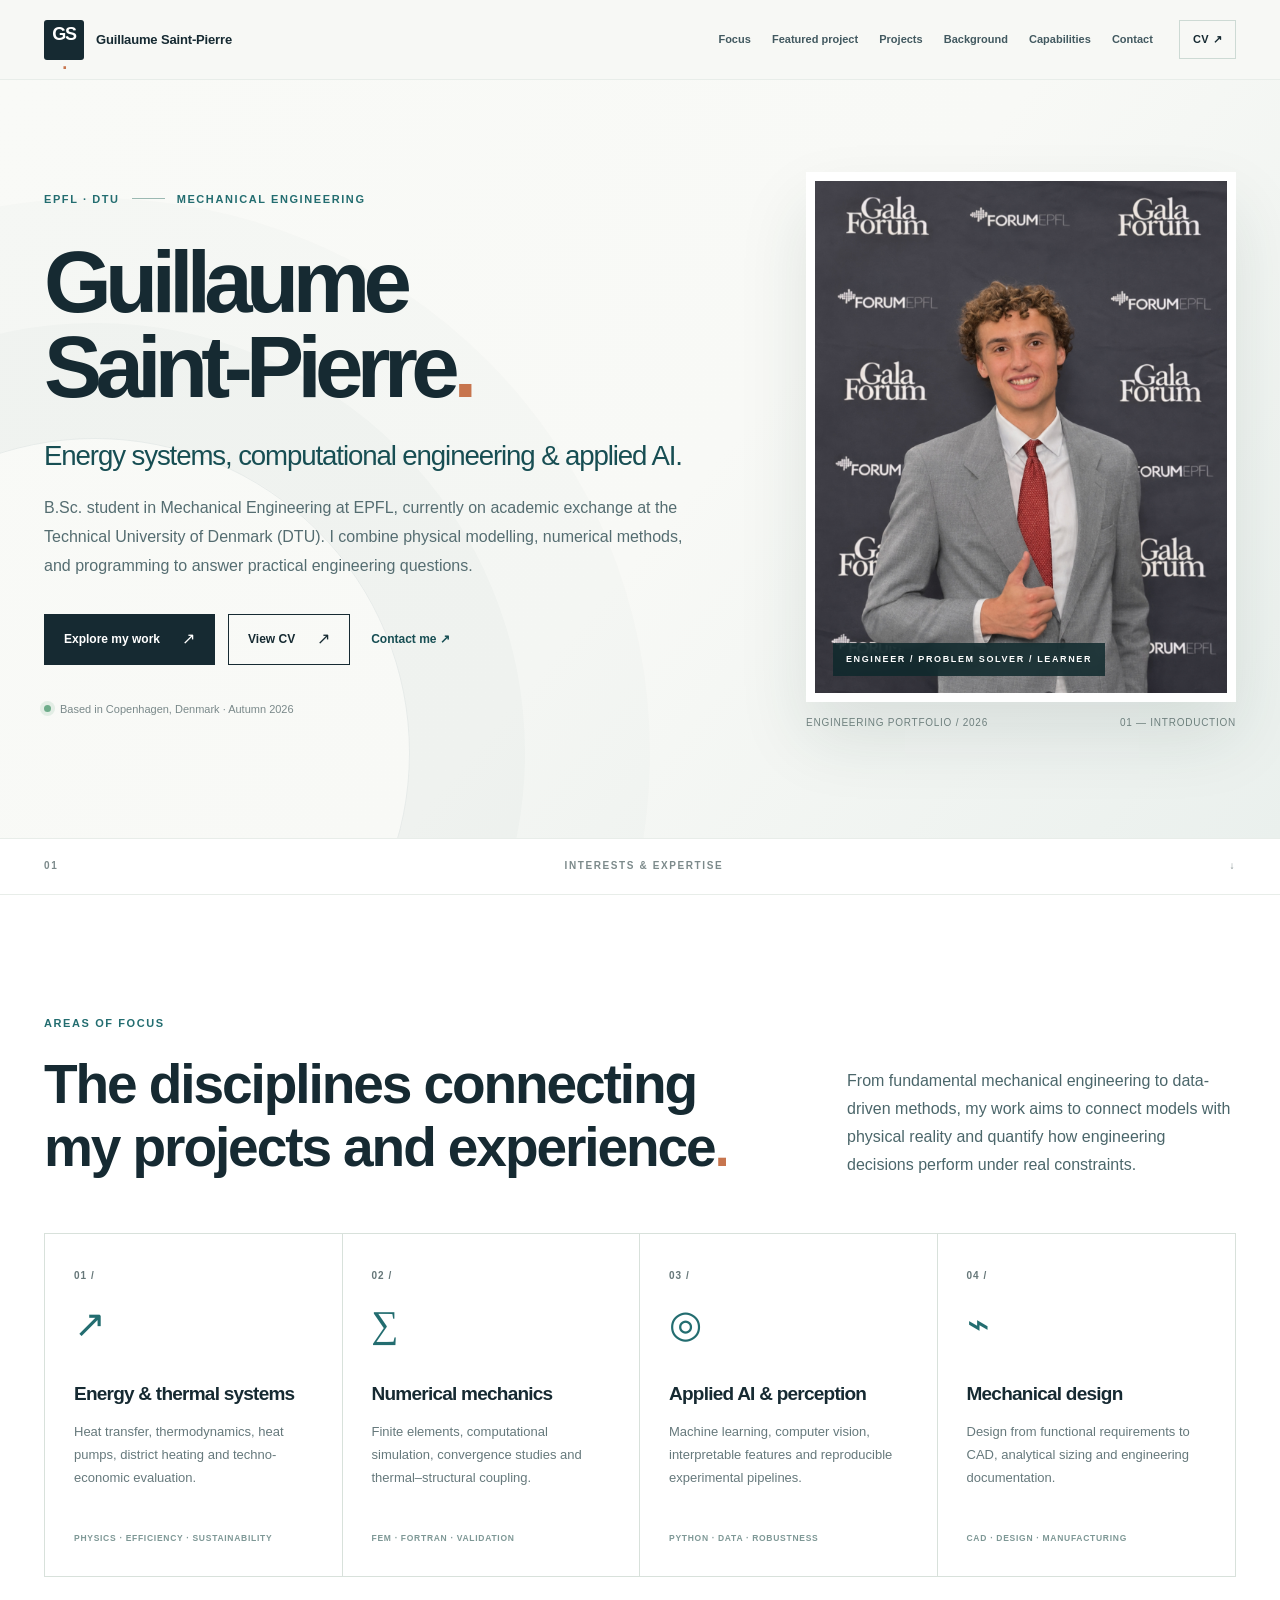
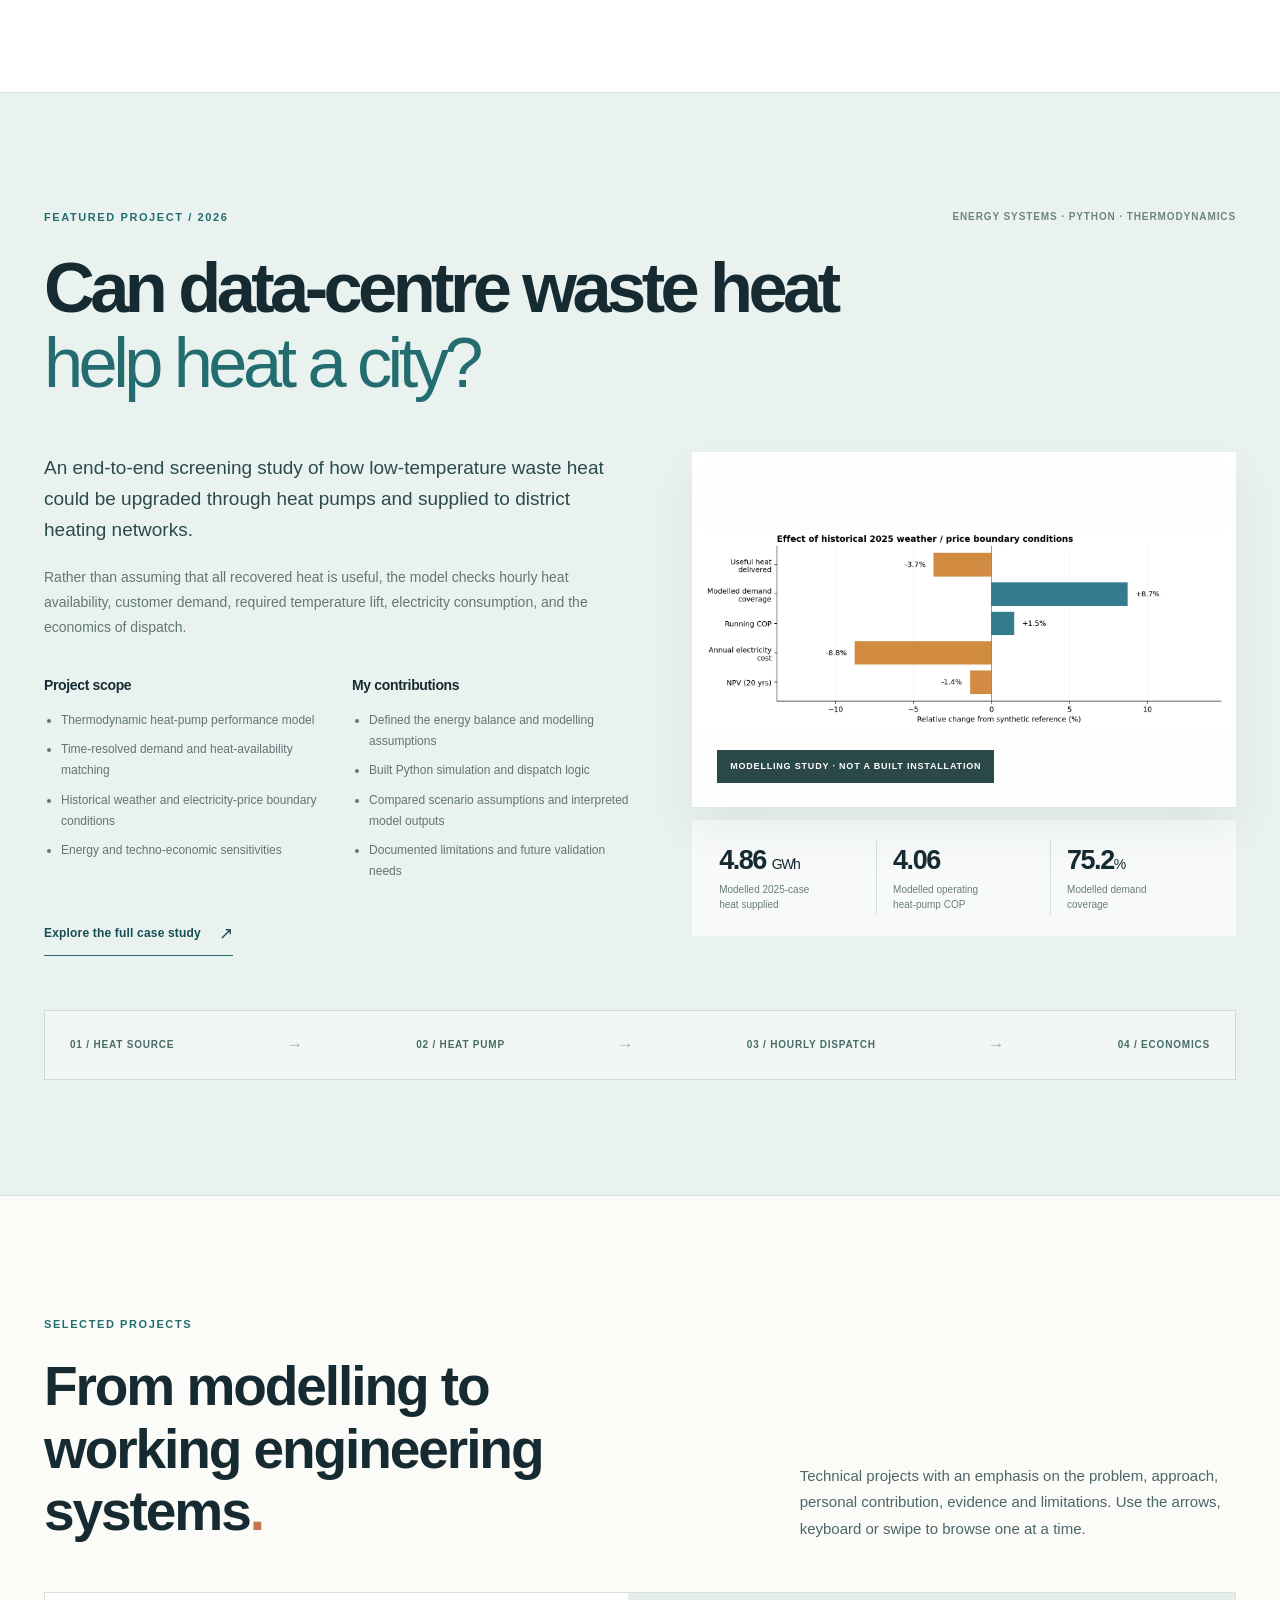
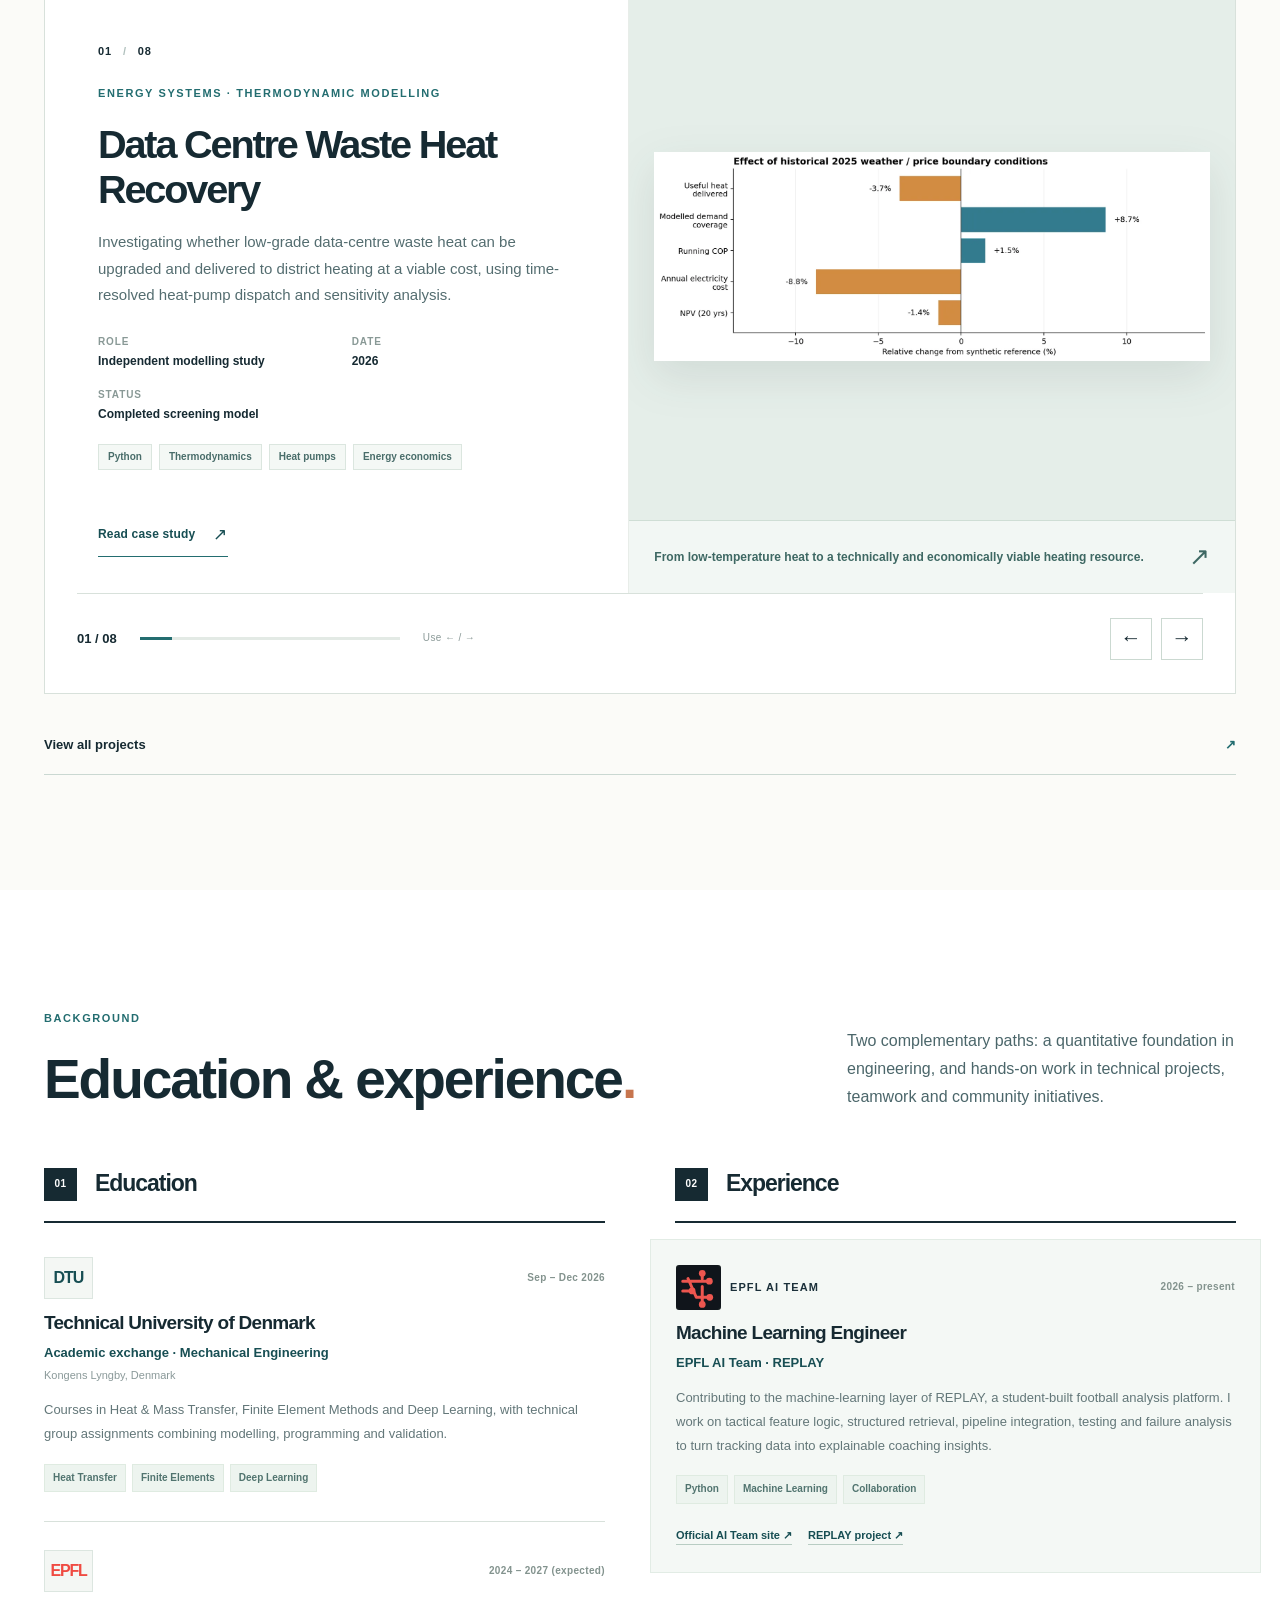
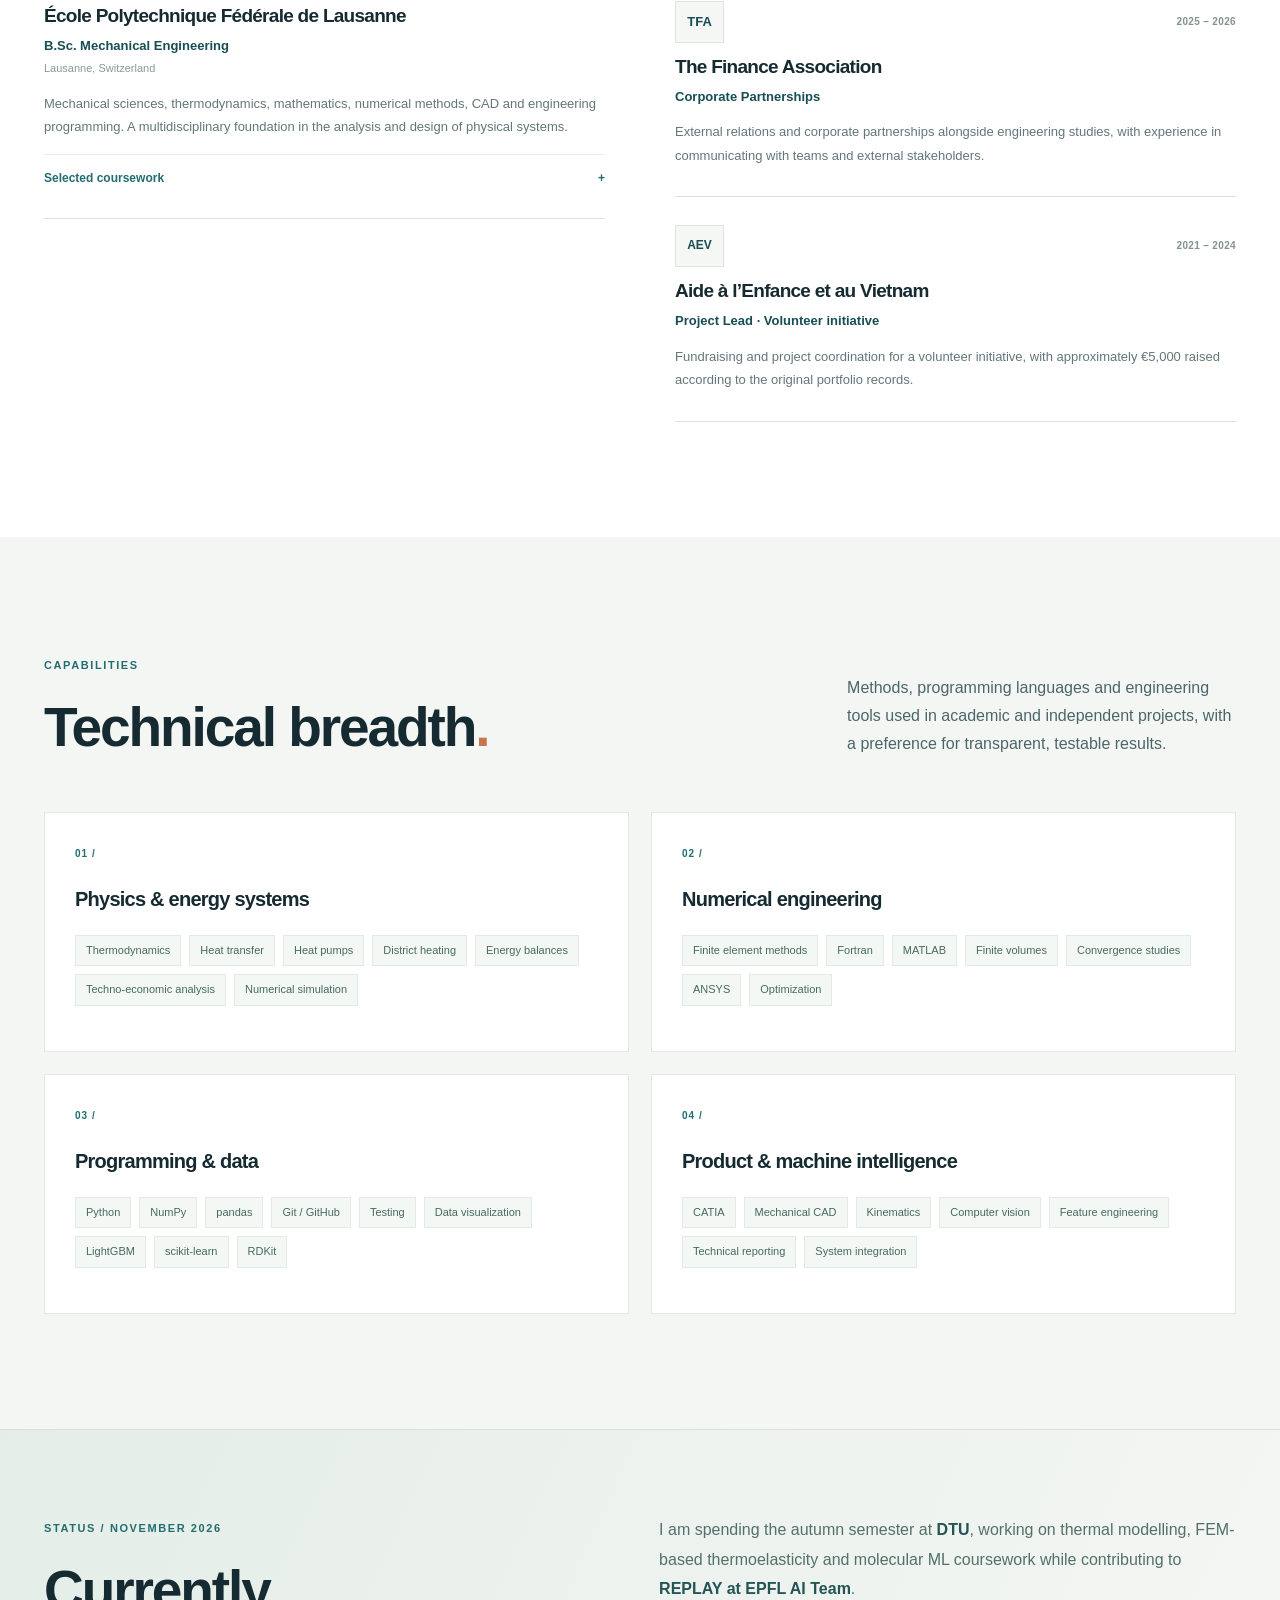
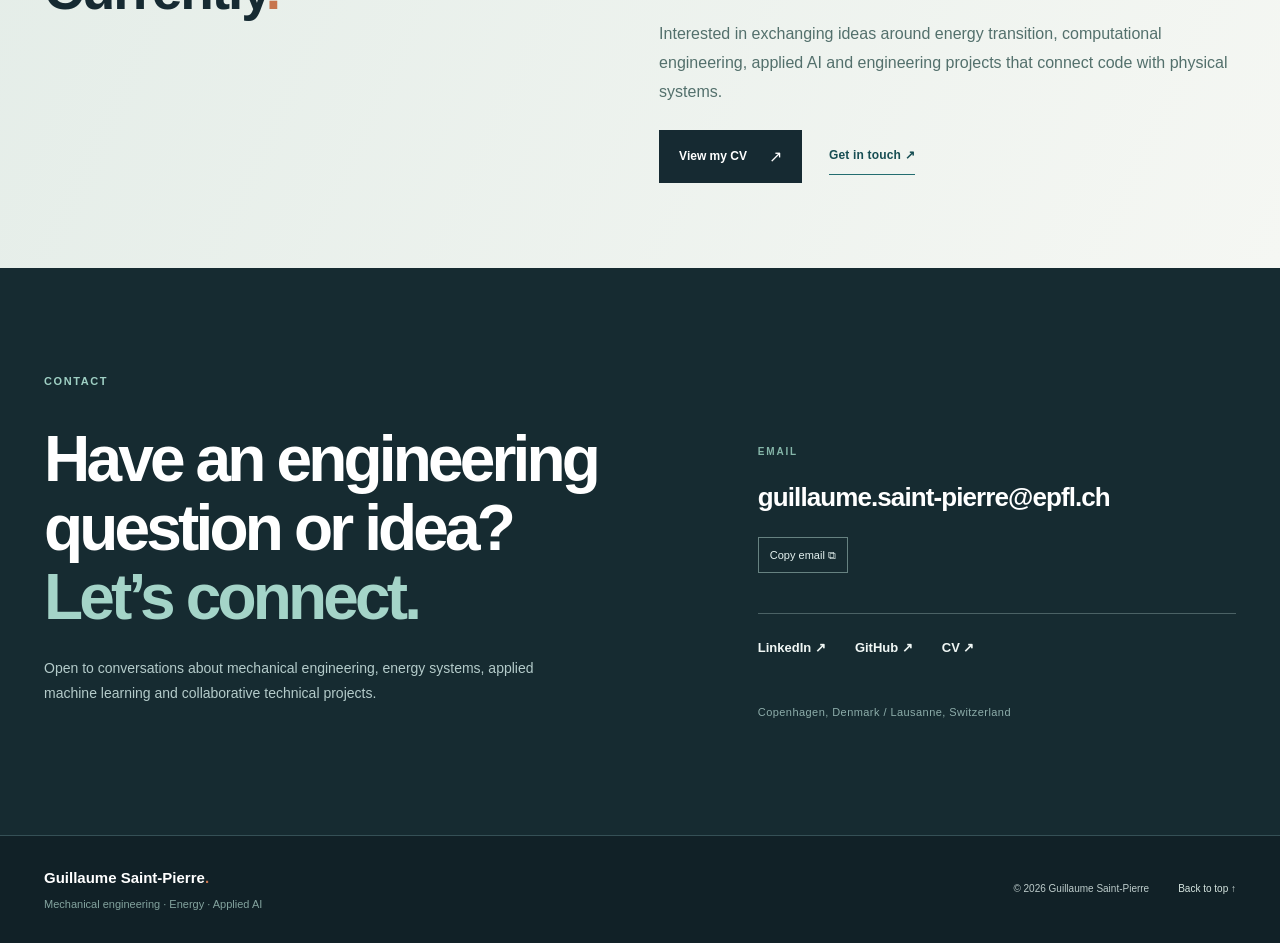
<file: index.html>
<!doctype html><html lang="en"><head><meta charset="utf-8"><meta name="viewport" content="width=device-width, initial-scale=1"><meta name="theme-color" content="#f7f8f5"><meta name="author" content="Guillaume Saint-Pierre"><meta property="og:type" content="website"><title>Guillaume Saint-Pierre — Mechanical Engineering, Energy Systems & Applied AI</title><meta name="description" content="Portfolio of Guillaume Saint-Pierre, Mechanical Engineering student at EPFL and exchange student at DTU. Energy systems, computational mechanics, and applied AI projects."><meta property="og:title" content="Guillaume Saint-Pierre — Engineering Portfolio"><meta property="og:description" content="Energy systems, computational modelling, and applied AI in real-world engineering."><link rel="icon" type="image/svg+xml" href="assets/gs-favicon.svg"><link rel="stylesheet" href="styles.css"></head><body id="top"><a class="skip-link" href="#main-content">Skip to content</a><header class="site-header" id="site-header"><div class="container header-inner"><a href="index.html#top" class="brand" aria-label="Guillaume Saint-Pierre — Home"><span class="brand-icon">GS<span>.</span></span><span class="brand-name">Guillaume Saint-Pierre</span></a><nav class="desktop-nav" aria-label="Main navigation"><a href="index.html#focus">Focus</a><a href="index.html#featured">Featured project</a><a href="index.html#projects">Projects</a><a href="index.html#background">Background</a><a href="index.html#capabilities">Capabilities</a><a href="index.html#contact">Contact</a></nav><a class="nav-cv" href="assets/docs/Guillaume_Saint-Pierre_CV.pdf" target="_blank" rel="noopener">CV <span aria-hidden="true">↗</span></a><button class="menu-toggle" aria-label="Open menu" aria-controls="mobile-menu" aria-expanded="false"><span></span><span></span><span></span></button></div><nav class="mobile-nav" id="mobile-menu" aria-label="Mobile navigation" hidden><a href="index.html#focus">Areas of focus</a><a href="index.html#featured">Featured project</a><a href="index.html#projects">Projects</a><a href="index.html#background">Background</a><a href="index.html#capabilities">Capabilities</a><a href="index.html#contact">Contact</a><a href="assets/docs/Guillaume_Saint-Pierre_CV.pdf" target="_blank" rel="noopener">View CV ↗</a></nav></header><main id="main-content">
<section class="hero section" aria-labelledby="hero-title"><div class="container hero-grid"><div class="hero-content"><span class="eyebrow">EPFL · DTU <span class="eyebrow-line"></span> Mechanical Engineering</span><h1 id="hero-title">Guillaume<br><span>Saint-Pierre<span class="accent-dot">.</span></span></h1><p class="hero-heading">Energy systems, computational engineering & applied AI.</p><p class="hero-description">B.Sc. student in Mechanical Engineering at EPFL, currently on academic exchange at the Technical University of Denmark (DTU). I combine physical modelling, numerical methods, and programming to answer practical engineering questions.</p><div class="hero-actions"><a class="button button-dark" href="#projects">Explore my work <span aria-hidden="true">↗</span></a><a class="button button-outline" href="assets/docs/Guillaume_Saint-Pierre_CV.pdf" target="_blank" rel="noopener">View CV <span aria-hidden="true">↗</span></a><a class="text-cta" href="#contact">Contact me ↗</a></div><div class="hero-location"><span class="status-indicator"></span><span>Based in Copenhagen, Denmark · Autumn 2026</span></div></div><div class="hero-image-wrap"><div class="portrait-panel"><img id="portrait-image" src="assets/portrait.jpg" alt="Portrait of Guillaume Saint-Pierre" onerror="this.onerror=null;this.src='assets/portrait-placeholder.svg';this.alt='Placeholder portrait for Guillaume Saint-Pierre'" decoding="async"><div class="portrait-side-label">ENGINEER / PROBLEM SOLVER / LEARNER</div></div><div class="portrait-caption"><span>Engineering portfolio / 2026</span><span>01 — Introduction</span></div></div></div></section>
<div class="section-divider" aria-hidden="true"><div class="container"><span>01</span><span>INTERESTS & EXPERTISE</span><span>↓</span></div></div>
<section class="focus-section section" id="focus"><div class="container"><div class="section-intro"><div><span class="eyebrow">Areas of focus</span><h2>The disciplines connecting<br>my projects and experience<span class="accent-dot">.</span></h2></div><p>From fundamental mechanical engineering to data-driven methods, my work aims to connect models with physical reality and quantify how engineering decisions perform under real constraints.</p></div><div class="focus-grid"><article class="focus-card"><span class="focus-number">01 /</span><div class="focus-symbol">↗</div><h3>Energy & thermal systems</h3><p>Heat transfer, thermodynamics, heat pumps, district heating and techno-economic evaluation.</p><span class="focus-keywords">PHYSICS · EFFICIENCY · SUSTAINABILITY</span></article><article class="focus-card"><span class="focus-number">02 /</span><div class="focus-symbol">∑</div><h3>Numerical mechanics</h3><p>Finite elements, computational simulation, convergence studies and thermal–structural coupling.</p><span class="focus-keywords">FEM · FORTRAN · VALIDATION</span></article><article class="focus-card"><span class="focus-number">03 /</span><div class="focus-symbol">◎</div><h3>Applied AI & perception</h3><p>Machine learning, computer vision, interpretable features and reproducible experimental pipelines.</p><span class="focus-keywords">PYTHON · DATA · ROBUSTNESS</span></article><article class="focus-card"><span class="focus-number">04 /</span><div class="focus-symbol">⌁</div><h3>Mechanical design</h3><p>Design from functional requirements to CAD, analytical sizing and engineering documentation.</p><span class="focus-keywords">CAD · DESIGN · MANUFACTURING</span></article></div></div></section>
<section class="featured-section section" id="featured"><div class="container"><div class="featured-heading"><span class="eyebrow">Featured project / 2026</span><span class="featured-type">ENERGY SYSTEMS · PYTHON · THERMODYNAMICS</span></div><h2>Can data-centre waste heat<br><em>help heat a city?</em></h2><div class="featured-grid"><div class="featured-copy"><p class="featured-lead">An end-to-end screening study of how low-temperature waste heat could be upgraded through heat pumps and supplied to district heating networks.</p><p>Rather than assuming that all recovered heat is useful, the model checks hourly heat availability, customer demand, required temperature lift, electricity consumption, and the economics of dispatch.</p><div class="featured-subgrid"><div><h3>Project scope</h3><ul><li>Thermodynamic heat-pump performance model</li><li>Time-resolved demand and heat-availability matching</li><li>Historical weather and electricity-price boundary conditions</li><li>Energy and techno-economic sensitivities</li></ul></div><div><h3>My contributions</h3><ul><li>Defined the energy balance and modelling assumptions</li><li>Built Python simulation and dispatch logic</li><li>Compared scenario assumptions and interpreted model outputs</li><li>Documented limitations and future validation needs</li></ul></div></div><a class="inline-cta" href="projects/energy.html">Explore the full case study <span aria-hidden="true">↗</span></a></div><div class="featured-media"><div class="featured-frame"><img src="assets/images/9e13d39be654.webp" alt="Data-centre waste-heat recovery engineering chart from original study" loading="lazy"><span class="featured-overlay">MODELLING STUDY · NOT A BUILT INSTALLATION</span></div><div class="featured-metrics"><div><strong>4.86 <span>GWh</span></strong><small>Modelled 2025-case<br>heat supplied</small></div><div><strong>4.06</strong><small>Modelled operating<br>heat-pump COP</small></div><div><strong>75.2<span>%</span></strong><small>Modelled demand<br>coverage</small></div></div></div></div><div class="process-flow" aria-label="Modelling pipeline"><span>01 / Heat source</span><span class="flow-arrow">→</span><span>02 / Heat pump</span><span class="flow-arrow">→</span><span>03 / Hourly dispatch</span><span class="flow-arrow">→</span><span>04 / Economics</span></div></div></section>
<section class="projects-section section" id="projects"><div class="container"><div class="projects-head"><div><span class="eyebrow">Selected projects</span><h2>From modelling to<br>working engineering systems<span class="accent-dot">.</span></h2></div><p>Technical projects with an emphasis on the problem, approach, personal contribution, evidence and limitations. Use the arrows, keyboard or swipe to browse one at a time.</p></div><div class="project-carousel" id="project-carousel" aria-roledescription="carousel" aria-label="Selected engineering projects"><div class="project-slides"><article class="project-slide" role="group" aria-roledescription="slide" aria-label="Project 1 of 8: Data Centre Waste Heat Recovery" data-project-index="0" aria-hidden="false"><div class="project-slide-copy"><span class="slide-counter">01 <span class="slide-counter-sep">/</span> 08</span><span class="eyebrow">Energy systems · Thermodynamic modelling</span><h3>Data Centre Waste Heat Recovery</h3><p class="slide-summary">Investigating whether low-grade data-centre waste heat can be upgraded and delivered to district heating at a viable cost, using time-resolved heat-pump dispatch and sensitivity analysis.</p><dl class="slide-meta"><div><dt>Role</dt><dd>Independent modelling study</dd></div><div><dt>Date</dt><dd>2026</dd></div><div><dt>Status</dt><dd>Completed screening model</dd></div></dl><div class="tag-list"><span>Python</span><span>Thermodynamics</span><span>Heat pumps</span><span>Energy economics</span></div><a class="inline-cta" href="projects/energy.html">Read case study <span aria-hidden="true">↗</span></a></div><a class="project-slide-visual" href="projects/energy.html" tabindex="0" aria-label="Open Data Centre Waste Heat Recovery case study"><div class="project-image"><img src="assets/images/9e13d39be654.webp" alt="Visual evidence for Data Centre Waste Heat Recovery" loading="lazy"></div><div class="visual-caption"><span>From low-temperature heat to a technically and economically viable heating resource.</span><span class="visual-arrow">↗</span></div></a></article><article class="project-slide" role="group" aria-roledescription="slide" aria-label="Project 2 of 8: REPLAY — Football Tactical Analysis" data-project-index="1" aria-hidden="true"><div class="project-slide-copy"><span class="slide-counter">02 <span class="slide-counter-sep">/</span> 08</span><span class="eyebrow">Applied AI · Football analytics</span><h3>REPLAY — Football Tactical Analysis</h3><p class="slide-summary">Building interpretable tactical events from player and ball tracking: possession, pressure, turnovers, team shape and structured natural-language retrieval.</p><dl class="slide-meta"><div><dt>Role</dt><dd>ML Engineer · EPFL AI Team</dd></div><div><dt>Date</dt><dd>2026 – present</dd></div><div><dt>Status</dt><dd>Team project · Ongoing</dd></div></dl><div class="tag-list"><span>Python</span><span>Machine learning</span><span>Tracking data</span><span>Testing</span></div><a class="inline-cta" href="projects/replay.html">Read case study <span aria-hidden="true">↗</span></a></div><a class="project-slide-visual" href="projects/replay.html" tabindex="-1" aria-label="Open REPLAY — Football Tactical Analysis case study"><div class="project-image"><img src="assets/images/e4e69fd14da8.webp" alt="Visual evidence for REPLAY — Football Tactical Analysis" loading="lazy"></div><div class="visual-caption"><span>Converting match tracking into transparent, searchable tactical insights.</span><span class="visual-arrow">↗</span></div></a></article><article class="project-slide" role="group" aria-roledescription="slide" aria-label="Project 3 of 8: Finite Element Methods &amp; Thermoelasticity" data-project-index="2" aria-hidden="true"><div class="project-slide-copy"><span class="slide-counter">03 <span class="slide-counter-sep">/</span> 08</span><span class="eyebrow">Computational mechanics · Numerical modelling</span><h3>Finite Element Methods &amp; Thermoelasticity</h3><p class="slide-summary">Extending finite-element analysis from structural mechanics to verified thermal conduction, with a coupled thermoelastic response as the final integration goal.</p><dl class="slide-meta"><div><dt>Role</dt><dd>DTU group project</dd></div><div><dt>Date</dt><dd>2026</dd></div><div><dt>Status</dt><dd>Thermoelastic coupling in progress</dd></div></dl><div class="tag-list"><span>Fortran</span><span>FEM</span><span>Thermoelasticity</span><span>Validation</span></div><a class="inline-cta" href="projects/fem.html">Read case study <span aria-hidden="true">↗</span></a></div><a class="project-slide-visual" href="projects/fem.html" tabindex="-1" aria-label="Open Finite Element Methods &amp; Thermoelasticity case study"><div class="project-image"><img src="assets/images/7ff4ce3615cb.webp" alt="Visual evidence for Finite Element Methods &amp; Thermoelasticity" loading="lazy"></div><div class="visual-caption"><span>From Q4 element formulations to coupled thermal–structural simulation.</span><span class="visual-arrow">↗</span></div></a></article><article class="project-slide" role="group" aria-roledescription="slide" aria-label="Project 4 of 8: Transient Laser Heating" data-project-index="3" aria-hidden="true"><div class="project-slide-copy"><span class="slide-counter">04 <span class="slide-counter-sep">/</span> 08</span><span class="eyebrow">Heat transfer · Scientific computing</span><h3>Transient Laser Heating</h3><p class="slide-summary">A finite-volume model for transient laser heating of an AISI 316L steel plate, exploring the influence of spatially varying shielding-gas convection.</p><dl class="slide-meta"><div><dt>Role</dt><dd>DTU 41814 · Group coursework</dd></div><div><dt>Date</dt><dd>2026</dd></div><div><dt>Status</dt><dd>Numerical study completed</dd></div></dl><div class="tag-list"><span>MATLAB</span><span>Finite volumes</span><span>Transient heat transfer</span></div><a class="inline-cta" href="projects/heat.html">Read case study <span aria-hidden="true">↗</span></a></div><a class="project-slide-visual" href="projects/heat.html" tabindex="-1" aria-label="Open Transient Laser Heating case study"><div class="project-image"><img src="assets/images/39eb01eb99b1.webp" alt="Visual evidence for Transient Laser Heating of a Steel Plate" loading="lazy"></div><div class="visual-caption"><span>Analysing temperature evolution under localized heating and convection.</span><span class="visual-arrow">↗</span></div></a></article><article class="project-slide" role="group" aria-roledescription="slide" aria-label="Project 5 of 8: Manual Squash Ball Launcher" data-project-index="4" aria-hidden="true"><div class="project-slide-copy"><span class="slide-counter">05 <span class="slide-counter-sep">/</span> 08</span><span class="eyebrow">Mechanical design · Product development</span><h3>Manual Squash Ball Launcher</h3><p class="slide-summary">Designing a manually powered launcher from functional requirements and mechanism selection to analytical sizing, CATIA assembly and manufacturing drawings.</p><dl class="slide-meta"><div><dt>Role</dt><dd>EPFL · Four-person team</dd></div><div><dt>Date</dt><dd>2025</dd></div><div><dt>Status</dt><dd>Design and CAD documentation</dd></div></dl><div class="tag-list"><span>CATIA</span><span>Mechanical design</span><span>Manufacturing</span></div><a class="inline-cta" href="projects/squash.html">Read case study <span aria-hidden="true">↗</span></a></div><a class="project-slide-visual" href="projects/squash.html" tabindex="-1" aria-label="Open Manual Squash Ball Launcher case study"><div class="project-image"><img src="assets/images/747464e64cb2.svg" alt="Visual evidence for Manual Squash Ball Launcher" loading="lazy"></div><div class="visual-caption"><span>Turning functional specifications into a manufacturable mechanism.</span><span class="visual-arrow">↗</span></div></a></article><article class="project-slide" role="group" aria-roledescription="slide" aria-label="Project 6 of 8: Billiard Vision &amp; Trajectory Analysis" data-project-index="5" aria-hidden="true"><div class="project-slide-copy"><span class="slide-counter">06 <span class="slide-counter-sep">/</span> 08</span><span class="eyebrow">Computer vision · Multilingual software</span><h3>Billiard Vision &amp; Trajectory Analysis</h3><p class="slide-summary">Processing billiards image sequences to extract ball positions, trajectories and cushion contacts using an integrated C, MATLAB and LabVIEW workflow.</p><dl class="slide-meta"><div><dt>Role</dt><dd>EPFL · Three-person team</dd></div><div><dt>Date</dt><dd>2025</dd></div><div><dt>Status</dt><dd>Documented software pipeline</dd></div></dl><div class="tag-list"><span>C</span><span>MATLAB</span><span>LabVIEW</span><span>Image processing</span></div><a class="inline-cta" href="projects/billiard.html">Read case study <span aria-hidden="true">↗</span></a></div><a class="project-slide-visual" href="projects/billiard.html" tabindex="-1" aria-label="Open Billiard Vision &amp; Trajectory Analysis case study"><div class="project-image"><img src="assets/images/ee80fd4670a3.svg" alt="Visual evidence for Billiard Vision &amp; Trajectory Analysis" loading="lazy"></div><div class="visual-caption"><span>Linking perception, geometry and event detection in an engineering pipeline.</span><span class="visual-arrow">↗</span></div></a></article><article class="project-slide" role="group" aria-roledescription="slide" aria-label="Project 7 of 8: Corner Analyzer" data-project-index="6" aria-hidden="true"><div class="project-slide-copy"><span class="slide-counter">07 <span class="slide-counter-sep">/</span> 08</span><span class="eyebrow">Sports analytics · Data engineering</span><h3>Corner Analyzer</h3><p class="slide-summary">An event-retrieval demo that transforms structured football queries into inspectable matches using StatsBomb open data and explicit event rules.</p><dl class="slide-meta"><div><dt>Role</dt><dd>Independent software demonstration</dd></div><div><dt>Date</dt><dd>2026</dd></div><div><dt>Status</dt><dd>Runnable prototype</dd></div></dl><div class="tag-list"><span>Python</span><span>Event data</span><span>Data pipelines</span></div><a class="inline-cta" href="projects/corner.html">Read case study <span aria-hidden="true">↗</span></a></div><a class="project-slide-visual" href="projects/corner.html" tabindex="-1" aria-label="Open Corner Analyzer case study"><div class="project-image"><img src="assets/images/30f45a173c57.svg" alt="Visual evidence for Corner Analyzer — Event Retrieval Demo" loading="lazy"></div><div class="visual-caption"><span>A small, inspectable prototype for sports-event search.</span><span class="visual-arrow">↗</span></div></a></article><article class="project-slide" role="group" aria-roledescription="slide" aria-label="Project 8 of 8: Predicting CYP Inhibition" data-project-index="7" aria-hidden="true"><div class="project-slide-copy"><span class="slide-counter">08 <span class="slide-counter-sep">/</span> 08</span><span class="eyebrow">Machine learning · Molecular modelling</span><h3>Predicting CYP Inhibition</h3><p class="slide-summary">Developing a LightGBM baseline with molecular fingerprints and RDKit descriptors for cytochrome P450 inhibition regression and classification tasks.</p><dl class="slide-meta"><div><dt>Role</dt><dd>DTU 02456 · Group project / baseline model</dd></div><div><dt>Date</dt><dd>2026</dd></div><div><dt>Status</dt><dd>Baseline validation completed</dd></div></dl><div class="tag-list"><span>Python</span><span>LightGBM</span><span>RDKit</span><span>Model evaluation</span></div><a class="inline-cta" href="projects/cyp.html">Read case study <span aria-hidden="true">↗</span></a></div><a class="project-slide-visual" href="projects/cyp.html" tabindex="-1" aria-label="Open Predicting CYP Inhibition case study"><div class="project-image"><img src="assets/images/cyp-method.svg" alt="A diagram showing molecular descriptors, a LightGBM model, and prediction tasks" loading="lazy"></div><div class="visual-caption"><span>Building and evaluating a reproducible molecular-property prediction baseline.</span><span class="visual-arrow">↗</span></div></a></article></div><div class="carousel-controls"><div class="carousel-progress"><span id="carousel-count" aria-live="polite">01 / 08</span><div class="progress-track"><span id="progress-fill" style="width:12.5%"></span></div><span class="carousel-hint">Use ← / →</span></div><div class="carousel-buttons"><button class="circle-button" id="prev-project" type="button" aria-label="Previous project">←</button><button class="circle-button" id="next-project" type="button" aria-label="Next project">→</button></div></div></div><details class="all-projects"><summary>View all projects <span>↗</span></summary><div class="project-index"><a href="projects/energy.html" class="project-index-item" data-index="0"><span class="index-num">01</span><span class="index-title">Data Centre Waste Heat Recovery</span><span class="index-type">Energy systems</span><span class="index-arrow">↗</span></a><a href="projects/replay.html" class="project-index-item" data-index="1"><span class="index-num">02</span><span class="index-title">REPLAY — Football Tactical Analysis</span><span class="index-type">Applied AI</span><span class="index-arrow">↗</span></a><a href="projects/fem.html" class="project-index-item" data-index="2"><span class="index-num">03</span><span class="index-title">Finite Element Methods &amp; Thermoelasticity</span><span class="index-type">Computational mechanics</span><span class="index-arrow">↗</span></a><a href="projects/heat.html" class="project-index-item" data-index="3"><span class="index-num">04</span><span class="index-title">Transient Laser Heating</span><span class="index-type">Heat transfer</span><span class="index-arrow">↗</span></a><a href="projects/squash.html" class="project-index-item" data-index="4"><span class="index-num">05</span><span class="index-title">Manual Squash Ball Launcher</span><span class="index-type">Mechanical design</span><span class="index-arrow">↗</span></a><a href="projects/billiard.html" class="project-index-item" data-index="5"><span class="index-num">06</span><span class="index-title">Billiard Vision &amp; Trajectory Analysis</span><span class="index-type">Computer vision</span><span class="index-arrow">↗</span></a><a href="projects/corner.html" class="project-index-item" data-index="6"><span class="index-num">07</span><span class="index-title">Corner Analyzer</span><span class="index-type">Sports analytics</span><span class="index-arrow">↗</span></a><a href="projects/cyp.html" class="project-index-item" data-index="7"><span class="index-num">08</span><span class="index-title">Predicting CYP Inhibition</span><span class="index-type">Machine learning</span><span class="index-arrow">↗</span></a></div></details></div></section>
<section class="background-section section" id="background"><div class="container"><div class="section-intro"><div><span class="eyebrow">Background</span><h2>Education & experience<span class="accent-dot">.</span></h2></div><p>Two complementary paths: a quantitative foundation in engineering, and hands-on work in technical projects, teamwork and community initiatives.</p></div><div class="background-grid"><div class="background-column"><div class="column-heading"><span class="column-icon">01</span><h3>Education</h3></div><article class="timeline-entry"><div class="timeline-top"><div class="institution-mark">DTU</div><span>Sep – Dec 2026</span></div><h4>Technical University of Denmark</h4><p class="timeline-role">Academic exchange · Mechanical Engineering</p><p class="timeline-location">Kongens Lyngby, Denmark</p><p>Courses in Heat & Mass Transfer, Finite Element Methods and Deep Learning, with technical group assignments combining modelling, programming and validation.</p><div class="mini-tags"><span>Heat Transfer</span><span>Finite Elements</span><span>Deep Learning</span></div></article><article class="timeline-entry"><div class="timeline-top"><div class="institution-mark epfl-text">EPFL</div><span>2024 – 2027 (expected)</span></div><h4>École Polytechnique Fédérale de Lausanne</h4><p class="timeline-role">B.Sc. Mechanical Engineering</p><p class="timeline-location">Lausanne, Switzerland</p><p>Mechanical sciences, thermodynamics, mathematics, numerical methods, CAD and engineering programming. A multidisciplinary foundation in the analysis and design of physical systems.</p><details class="coursework"><summary>Selected coursework <span>+</span></summary><div class="coursework-tags"><span>Thermodynamics &amp; Energetics</span><span>Programming for Engineers</span><span>Industrial Production</span><span>Sustainability</span><span>Technology, Economics &amp; Policy</span><span>Mechanical Design</span></div></details></article></div><div class="background-column"><div class="column-heading"><span class="column-icon">02</span><h3>Experience</h3></div><article class="timeline-entry prominent-experience"><div class="timeline-top"><div class="ai-organization"><span class="ai-logo-wrap"><img src="https://make.epfl.ch/storage/media/1082/conversions/association---epfl-ai-team-33-xl.webp" onerror="this.onerror=null;this.src='assets/ai-team-mark.svg'" alt="EPFL AI Team logo" loading="lazy"></span><span>EPFL AI TEAM</span></div><span>2026 – present</span></div><h4>Machine Learning Engineer</h4><p class="timeline-role">EPFL AI Team · REPLAY</p><p>Contributing to the machine-learning layer of REPLAY, a student-built football analysis platform. I work on tactical feature logic, structured retrieval, pipeline integration, testing and failure analysis to turn tracking data into explainable coaching insights.</p><div class="mini-tags"><span>Python</span><span>Machine Learning</span><span>Collaboration</span></div><div class="experience-links"><a href="https://epflaiteam.ch/" target="_blank" rel="noopener noreferrer">Official AI Team site ↗</a><a href="https://epflaiteam.ch/projects/replay" target="_blank" rel="noopener noreferrer">REPLAY project ↗</a></div></article><article class="timeline-entry"><div class="timeline-top"><div class="institution-mark text-mark">TFA</div><span>2025 – 2026</span></div><h4>The Finance Association</h4><p class="timeline-role">Corporate Partnerships</p><p>External relations and corporate partnerships alongside engineering studies, with experience in communicating with teams and external stakeholders.</p></article><article class="timeline-entry"><div class="timeline-top"><div class="institution-mark text-mark charity-mark">AEV</div><span>2021 – 2024</span></div><h4>Aide à l’Enfance et au Vietnam</h4><p class="timeline-role">Project Lead · Volunteer initiative</p><p>Fundraising and project coordination for a volunteer initiative, with approximately €5,000 raised according to the original portfolio records.</p></article></div></div></div></section>
<section class="capabilities-section section" id="capabilities"><div class="container"><div class="section-intro"><div><span class="eyebrow">Capabilities</span><h2>Technical breadth<span class="accent-dot">.</span></h2></div><p>Methods, programming languages and engineering tools used in academic and independent projects, with a preference for transparent, testable results.</p></div><div class="skills-grid"><div class="skill-group"><span class="skill-counter">01 /</span><h3>Physics & energy systems</h3><div class="skill-tags"><span>Thermodynamics</span><span>Heat transfer</span><span>Heat pumps</span><span>District heating</span><span>Energy balances</span><span>Techno-economic analysis</span><span>Numerical simulation</span></div></div><div class="skill-group"><span class="skill-counter">02 /</span><h3>Numerical engineering</h3><div class="skill-tags"><span>Finite element methods</span><span>Fortran</span><span>MATLAB</span><span>Finite volumes</span><span>Convergence studies</span><span>ANSYS</span><span>Optimization</span></div></div><div class="skill-group"><span class="skill-counter">03 /</span><h3>Programming & data</h3><div class="skill-tags"><span>Python</span><span>NumPy</span><span>pandas</span><span>Git / GitHub</span><span>Testing</span><span>Data visualization</span><span>LightGBM</span><span>scikit-learn</span><span>RDKit</span></div></div><div class="skill-group"><span class="skill-counter">04 /</span><h3>Product & machine intelligence</h3><div class="skill-tags"><span>CATIA</span><span>Mechanical CAD</span><span>Kinematics</span><span>Computer vision</span><span>Feature engineering</span><span>Technical reporting</span><span>System integration</span></div></div></div></div></section>
<section class="currently-section section" id="currently"><div class="container currently-grid"><div><span class="eyebrow">Status / November 2026</span><h2>Currently<span class="accent-dot">.</span></h2></div><div class="currently-content"><p>I am spending the autumn semester at <strong>DTU</strong>, working on thermal modelling, FEM-based thermoelasticity and molecular ML coursework while contributing to <strong>REPLAY at EPFL AI Team</strong>.</p><p>Interested in exchanging ideas around energy transition, computational engineering, applied AI and engineering projects that connect code with physical systems.</p><div class="currently-actions"><a class="button button-dark" href="assets/docs/Guillaume_Saint-Pierre_CV.pdf" target="_blank" rel="noopener">View my CV <span>↗</span></a><a class="inline-cta" href="#contact">Get in touch ↗</a></div></div></div></section>
<section class="contact-section section" id="contact"><div class="container"><span class="eyebrow eyebrow-light">Contact</span><div class="contact-grid"><div><h2>Have an engineering<br>question or idea?<br><em>Let’s connect.</em></h2><p>Open to conversations about mechanical engineering, energy systems, applied machine learning and collaborative technical projects.</p></div><div class="contact-details"><p class="contact-label">EMAIL</p><a class="contact-email" href="mailto:guillaume.saint-pierre@epfl.ch">guillaume.saint-pierre@epfl.ch</a><button class="copy-email" type="button" data-copy-email="guillaume.saint-pierre@epfl.ch">Copy email <span>⧉</span></button><div class="contact-social"><a href="https://www.linkedin.com/in/guillaume-saint-pierre-794a62256/" target="_blank" rel="noopener noreferrer">LinkedIn ↗</a><a href="https://github.com/guillaumesaintpierre" target="_blank" rel="noopener noreferrer">GitHub ↗</a><a href="assets/docs/Guillaume_Saint-Pierre_CV.pdf" target="_blank" rel="noopener">CV ↗</a></div><div class="contact-location">Copenhagen, Denmark / Lausanne, Switzerland</div></div></div></div></section>
</main><footer class="site-footer"><div class="container footer-inner"><div><a class="footer-brand" href="index.html#top">Guillaume Saint-Pierre<span>.</span></a><p>Mechanical engineering · Energy · Applied AI</p></div><div class="footer-right"><span>© 2026 Guillaume Saint-Pierre</span><a href="index.html#top">Back to top ↑</a></div></div></footer><script src="script.js" defer></script></body></html>
</file>
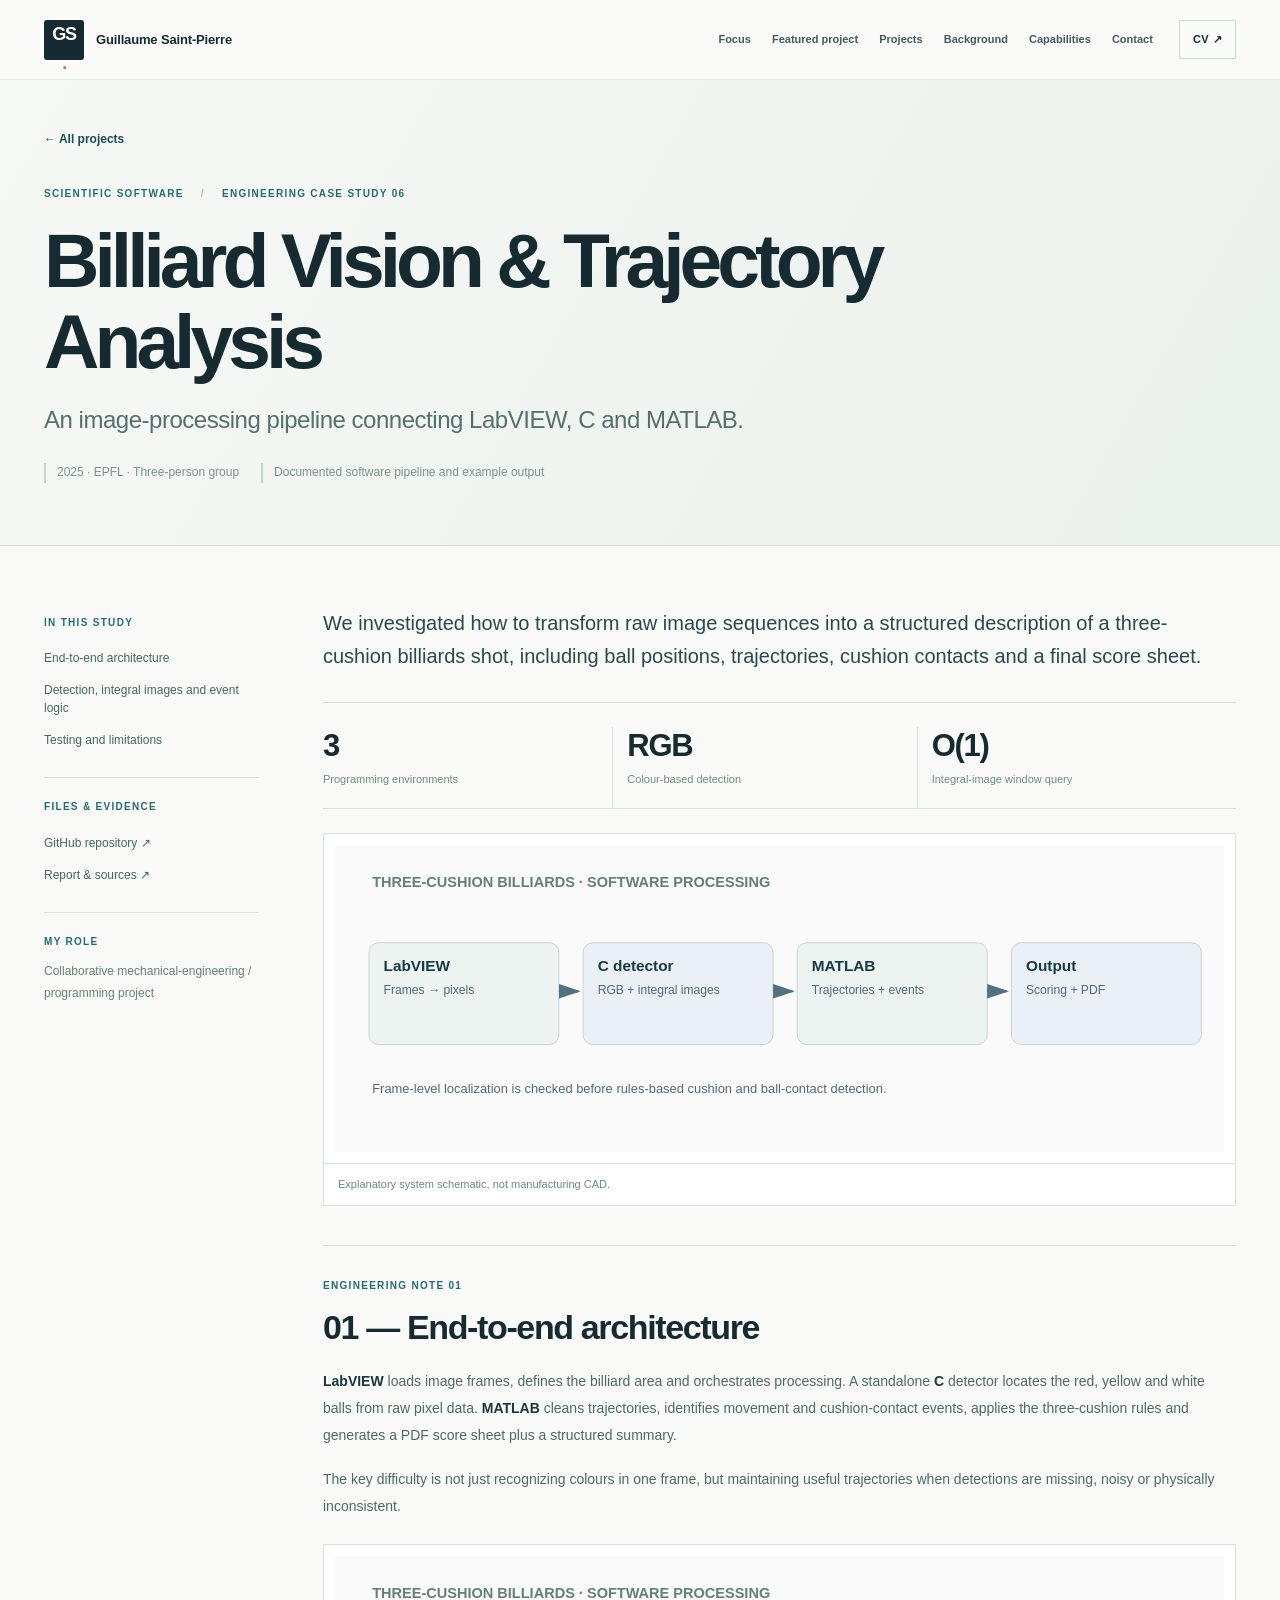
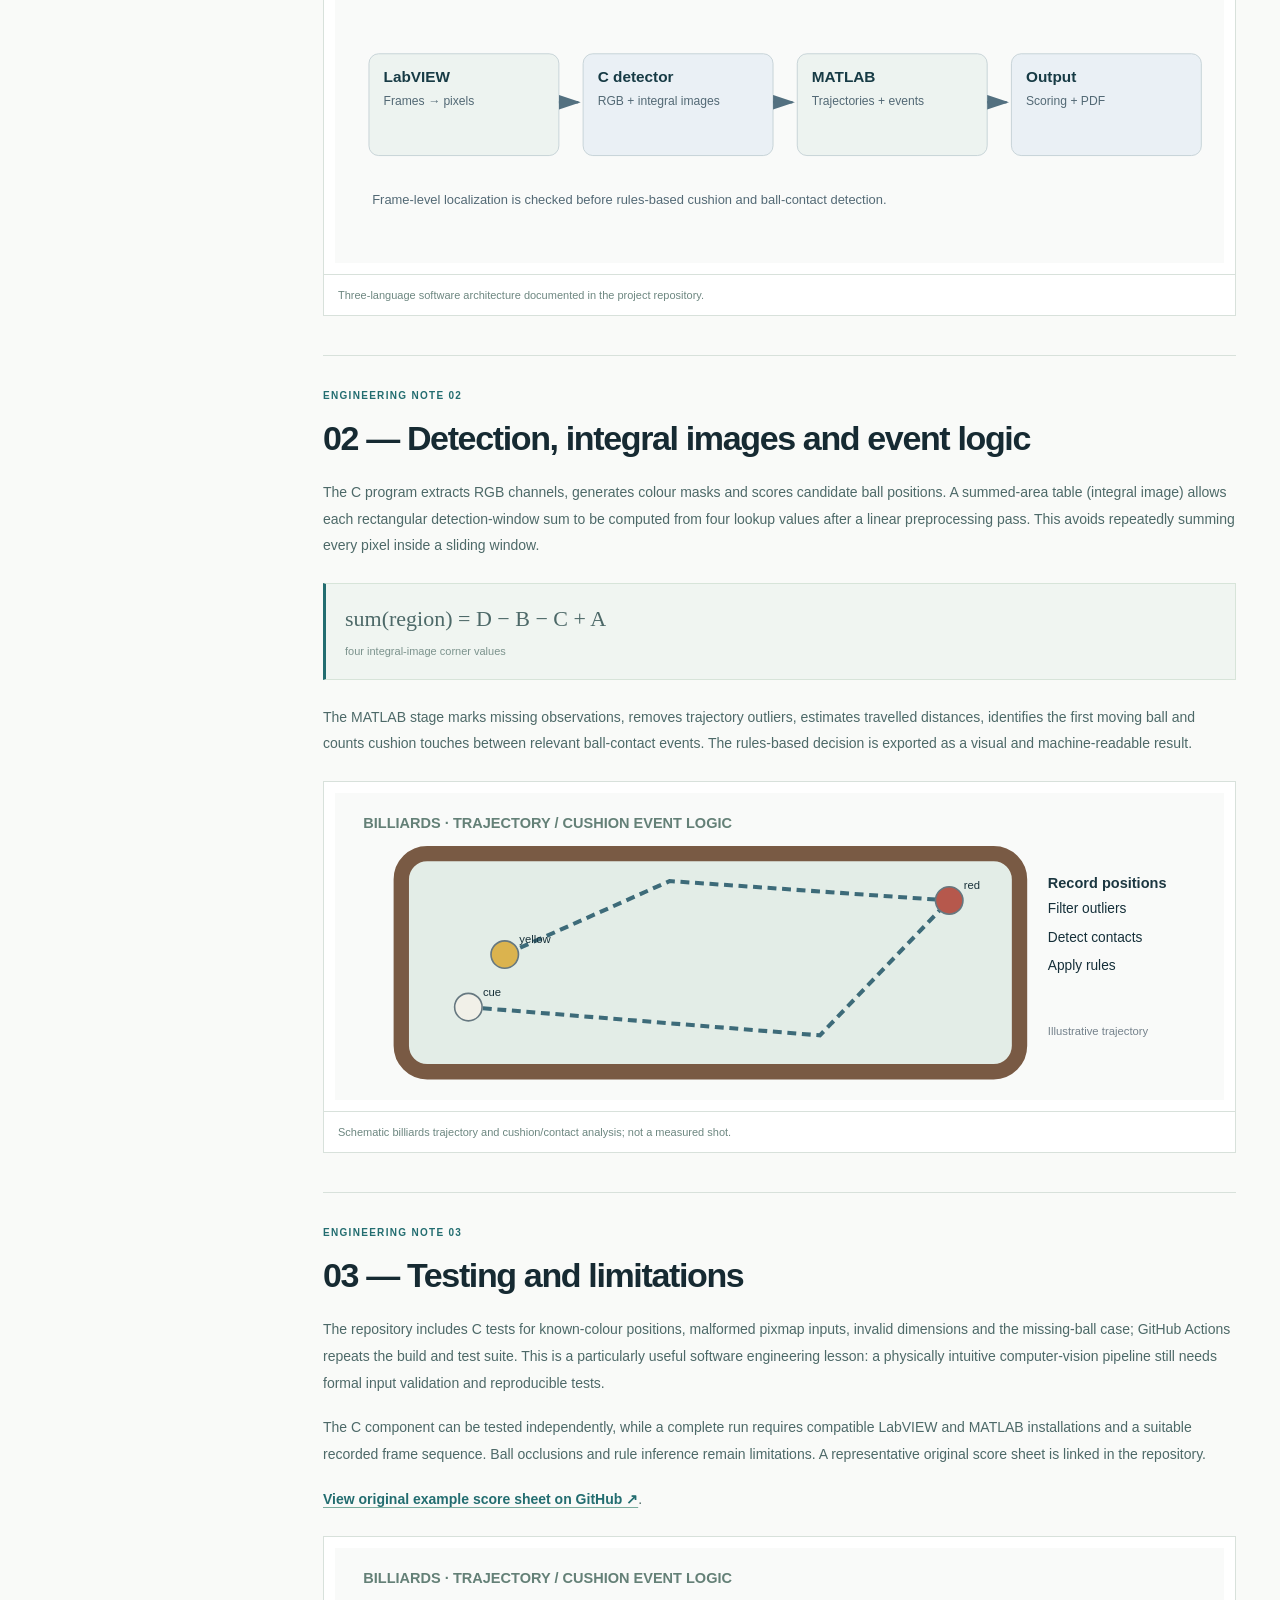
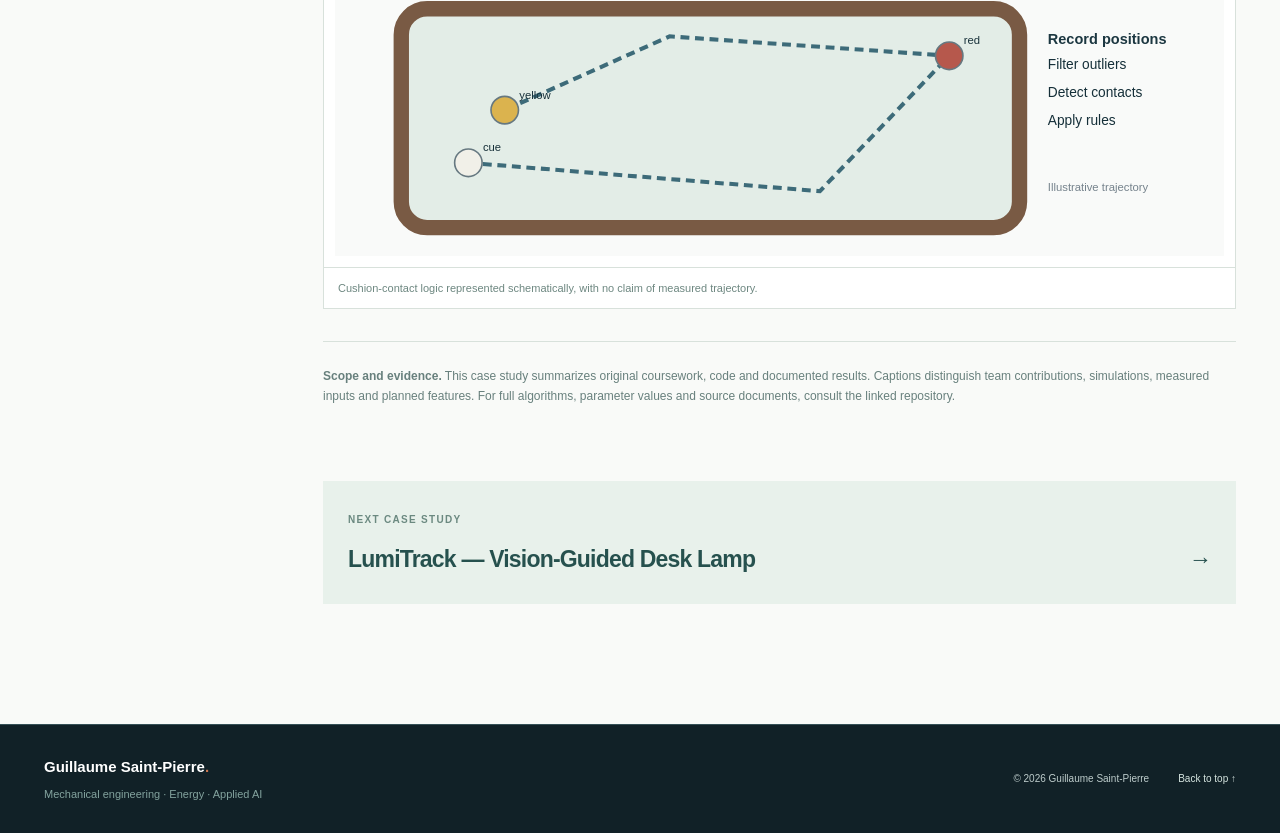
<file: projects/billiard.html>
<!doctype html><html lang="en"><head><meta charset="utf-8"><meta name="viewport" content="width=device-width, initial-scale=1"><meta name="theme-color" content="#f7f8f5"><meta name="author" content="Guillaume Saint-Pierre"><meta property="og:type" content="website"><title>Billiard Vision &amp; Trajectory Analysis — Guillaume Saint-Pierre</title><meta name="description" content="Processing billiards image sequences to extract ball positions, trajectories and cushion contacts using an integrated C, MATLAB and LabVIEW workflow."><link rel="stylesheet" href="../styles.css"><link rel="stylesheet" href="../case.css"></head><body class="case-page" id="top"><header class="site-header" id="site-header"><div class="container header-inner"><a href="../index.html#top" class="brand" aria-label="Guillaume Saint-Pierre — Home"><span class="brand-icon">GS<span>.</span></span><span class="brand-name">Guillaume Saint-Pierre</span></a><nav class="desktop-nav" aria-label="Main navigation"><a href="../index.html#focus">Focus</a><a href="../index.html#featured">Featured project</a><a href="../index.html#projects">Projects</a><a href="../index.html#background">Background</a><a href="../index.html#capabilities">Capabilities</a><a href="../index.html#contact">Contact</a></nav><a class="nav-cv" href="../assets/docs/Guillaume_Saint-Pierre_CV.pdf" target="_blank" rel="noopener">CV <span aria-hidden="true">↗</span></a><button class="menu-toggle" aria-label="Open menu" aria-controls="mobile-menu" aria-expanded="false"><span></span><span></span><span></span></button></div><nav class="mobile-nav" id="mobile-menu" aria-label="Mobile navigation" hidden><a href="../index.html#focus">Areas of focus</a><a href="../index.html#featured">Featured project</a><a href="../index.html#projects">Projects</a><a href="../index.html#background">Background</a><a href="../index.html#capabilities">Capabilities</a><a href="../index.html#contact">Contact</a><a href="../assets/docs/Guillaume_Saint-Pierre_CV.pdf" target="_blank" rel="noopener">View CV ↗</a></nav></header><main id="main-content"><article aria-label="Billiard Vision &amp; Trajectory Analysis" class="case-view active" data-project="billiard">
<div class="article-top"><div class="shell"><a class="back-link" href="../index.html#projects">← All projects</a><div class="case-breadcrumb">Scientific software <span>/</span> ENGINEERING CASE STUDY 06</div><h1>Billiard Vision &amp; Trajectory Analysis</h1><p class="case-deck">An image-processing pipeline connecting LabVIEW, C and MATLAB.</p><div class="byline"><span>2025 · EPFL · Three-person group</span><span>Documented software pipeline and example output</span></div></div></div>
<div class="shell article-columns"><aside class="article-sidebar"><div class="sidetitle">IN THIS STUDY</div><a href="#billiard-s1">End-to-end architecture</a><a href="#billiard-s2">Detection, integral images and event logic</a><a href="#billiard-s3">Testing and limitations</a><div class="sidebar-rule"></div><div class="sidetitle">FILES &amp; EVIDENCE</div><a class="outlink" href="https://github.com/guillaumesaintpierre/billiard-vision-analysis" rel="noopener noreferrer" target="_blank">GitHub repository <span aria-hidden="true">↗</span></a><a class="outlink" href="https://github.com/guillaumesaintpierre/billiard-vision-analysis/blob/main/docs/project-report-fr.pdf" rel="noopener noreferrer" target="_blank">Report &amp; sources <span aria-hidden="true">↗</span></a><div class="sidebar-rule"></div><div class="sidetitle">MY ROLE</div><p>Collaborative mechanical-engineering / programming project</p></aside>
<div class="article-body"><div class="article-lead"><p>We investigated how to transform raw image sequences into a structured description of a three-cushion billiards shot, including ball positions, trajectories, cushion contacts and a final score sheet.</p></div><div class="article-stats"><div class="stat"><strong>3</strong><span>Programming environments</span></div><div class="stat"><strong>RGB</strong><span>Colour-based detection</span></div><div class="stat"><strong>O(1)</strong><span>Integral-image window query</span></div></div><figure class="figure figure-wide"><button aria-label="Enlarge: Explanatory system schematic, not manufacturing CAD." class="figure-zoom" data-caption="Explanatory system schematic, not manufacturing CAD." data-zoom="1" type="button"><img alt="Explanatory system schematic, not manufacturing CAD." decoding="async" loading="lazy" src="../assets/images/ee80fd4670a3.svg"/><span class="zoom-hint">ENLARGE +</span></button><figcaption>Explanatory system schematic, not manufacturing CAD.</figcaption></figure><section class="case-section" id="billiard-s1"><div class="section-label">ENGINEERING NOTE 01</div><h2>01 — End-to-end architecture</h2><div class="section-prose"><p><strong>LabVIEW</strong> loads image frames, defines the billiard area and orchestrates processing. A standalone <strong>C</strong> detector locates the red, yellow and white balls from raw pixel data. <strong>MATLAB</strong> cleans trajectories, identifies movement and cushion-contact events, applies the three-cushion rules and generates a PDF score sheet plus a structured summary.</p><p>The key difficulty is not just recognizing colours in one frame, but maintaining useful trajectories when detections are missing, noisy or physically inconsistent.</p></div><div class="figure-one"><figure class="figure figure-wide"><button aria-label="Enlarge: Three-language software architecture documented in the project repository." class="figure-zoom" data-caption="Three-language software architecture documented in the project repository." data-zoom="1" type="button"><img alt="Three-language software architecture documented in the project repository." decoding="async" loading="lazy" src="../assets/images/ee80fd4670a3.svg"/><span class="zoom-hint">ENLARGE +</span></button><figcaption>Three-language software architecture documented in the project repository.</figcaption></figure></div></section><section class="case-section" id="billiard-s2"><div class="section-label">ENGINEERING NOTE 02</div><h2>02 — Detection, integral images and event logic</h2><div class="section-prose"><p>The C program extracts RGB channels, generates colour masks and scores candidate ball positions. A summed-area table (integral image) allows each rectangular detection-window sum to be computed from four lookup values after a linear preprocessing pass. This avoids repeatedly summing every pixel inside a sliding window.</p><div class="equation">sum(region) = D − B − C + A <span>four integral-image corner values</span></div><p>The MATLAB stage marks missing observations, removes trajectory outliers, estimates travelled distances, identifies the first moving ball and counts cushion touches between relevant ball-contact events. The rules-based decision is exported as a visual and machine-readable result.</p></div><div class="figure-one"><figure class="figure figure-wide"><button aria-label="Enlarge: Schematic billiards trajectory and cushion/contact analysis; not a measured shot." class="figure-zoom" data-caption="Schematic billiards trajectory and cushion/contact analysis; not a measured shot." data-zoom="1" type="button"><img alt="Schematic billiards trajectory and cushion/contact analysis; not a measured shot." decoding="async" loading="lazy" src="../assets/images/d2f6b68044ce.svg"/><span class="zoom-hint">ENLARGE +</span></button><figcaption>Schematic billiards trajectory and cushion/contact analysis; not a measured shot.</figcaption></figure></div></section><section class="case-section" id="billiard-s3"><div class="section-label">ENGINEERING NOTE 03</div><h2>03 — Testing and limitations</h2><div class="section-prose"><p>The repository includes C tests for known-colour positions, malformed pixmap inputs, invalid dimensions and the missing-ball case; GitHub Actions repeats the build and test suite. This is a particularly useful software engineering lesson: a physically intuitive computer-vision pipeline still needs formal input validation and reproducible tests.</p><p>The C component can be tested independently, while a complete run requires compatible LabVIEW and MATLAB installations and a suitable recorded frame sequence. Ball occlusions and rule inference remain limitations. A representative original score sheet is linked in the repository.</p><p><a class="text-link" href="https://github.com/guillaumesaintpierre/billiard-vision-analysis/blob/main/docs/screenshots/scoresheet-t1.png" rel="noopener" target="_blank">View original example score sheet on GitHub ↗</a>.</p><!--OFFLINE_BILLIARD_ORIGINAL--></div><div class="figure-one"><figure class="figure figure-wide"><button aria-label="Enlarge: Cushion-contact logic represented schematically, with no claim of measured trajectory." class="figure-zoom" data-caption="Cushion-contact logic represented schematically, with no claim of measured trajectory." data-zoom="1" type="button"><img alt="Cushion-contact logic represented schematically, with no claim of measured trajectory." decoding="async" loading="lazy" src="../assets/images/d2f6b68044ce.svg"/><span class="zoom-hint">ENLARGE +</span></button><figcaption>Cushion-contact logic represented schematically, with no claim of measured trajectory.</figcaption></figure></div></section><div class="case-footnote"><strong>Scope and evidence.</strong> This case study summarizes original coursework, code and documented results. Captions distinguish team contributions, simulations, measured inputs and planned features. For full algorithms, parameter values and source documents, consult the linked repository.</div><div class="next-project"><span>NEXT CASE STUDY</span><a href="corner.html">LumiTrack — Vision-Guided Desk Lamp <b>→</b></a></div></div></div></article></main><footer class="site-footer"><div class="container footer-inner"><div><a class="footer-brand" href="../index.html#top">Guillaume Saint-Pierre<span>.</span></a><p>Mechanical engineering · Energy · Applied AI</p></div><div class="footer-right"><span>© 2026 Guillaume Saint-Pierre</span><a href="../index.html#top">Back to top ↑</a></div></div></footer><div class="lightbox" id="lightbox" role="dialog" aria-modal="true" aria-label="Project image" hidden><button class="lightbox-close" type="button" aria-label="Close image">×</button><img alt="" id="lightbox-image"><p id="lightbox-caption"></p></div><script src="../script.js" defer></script></body></html>
</file>
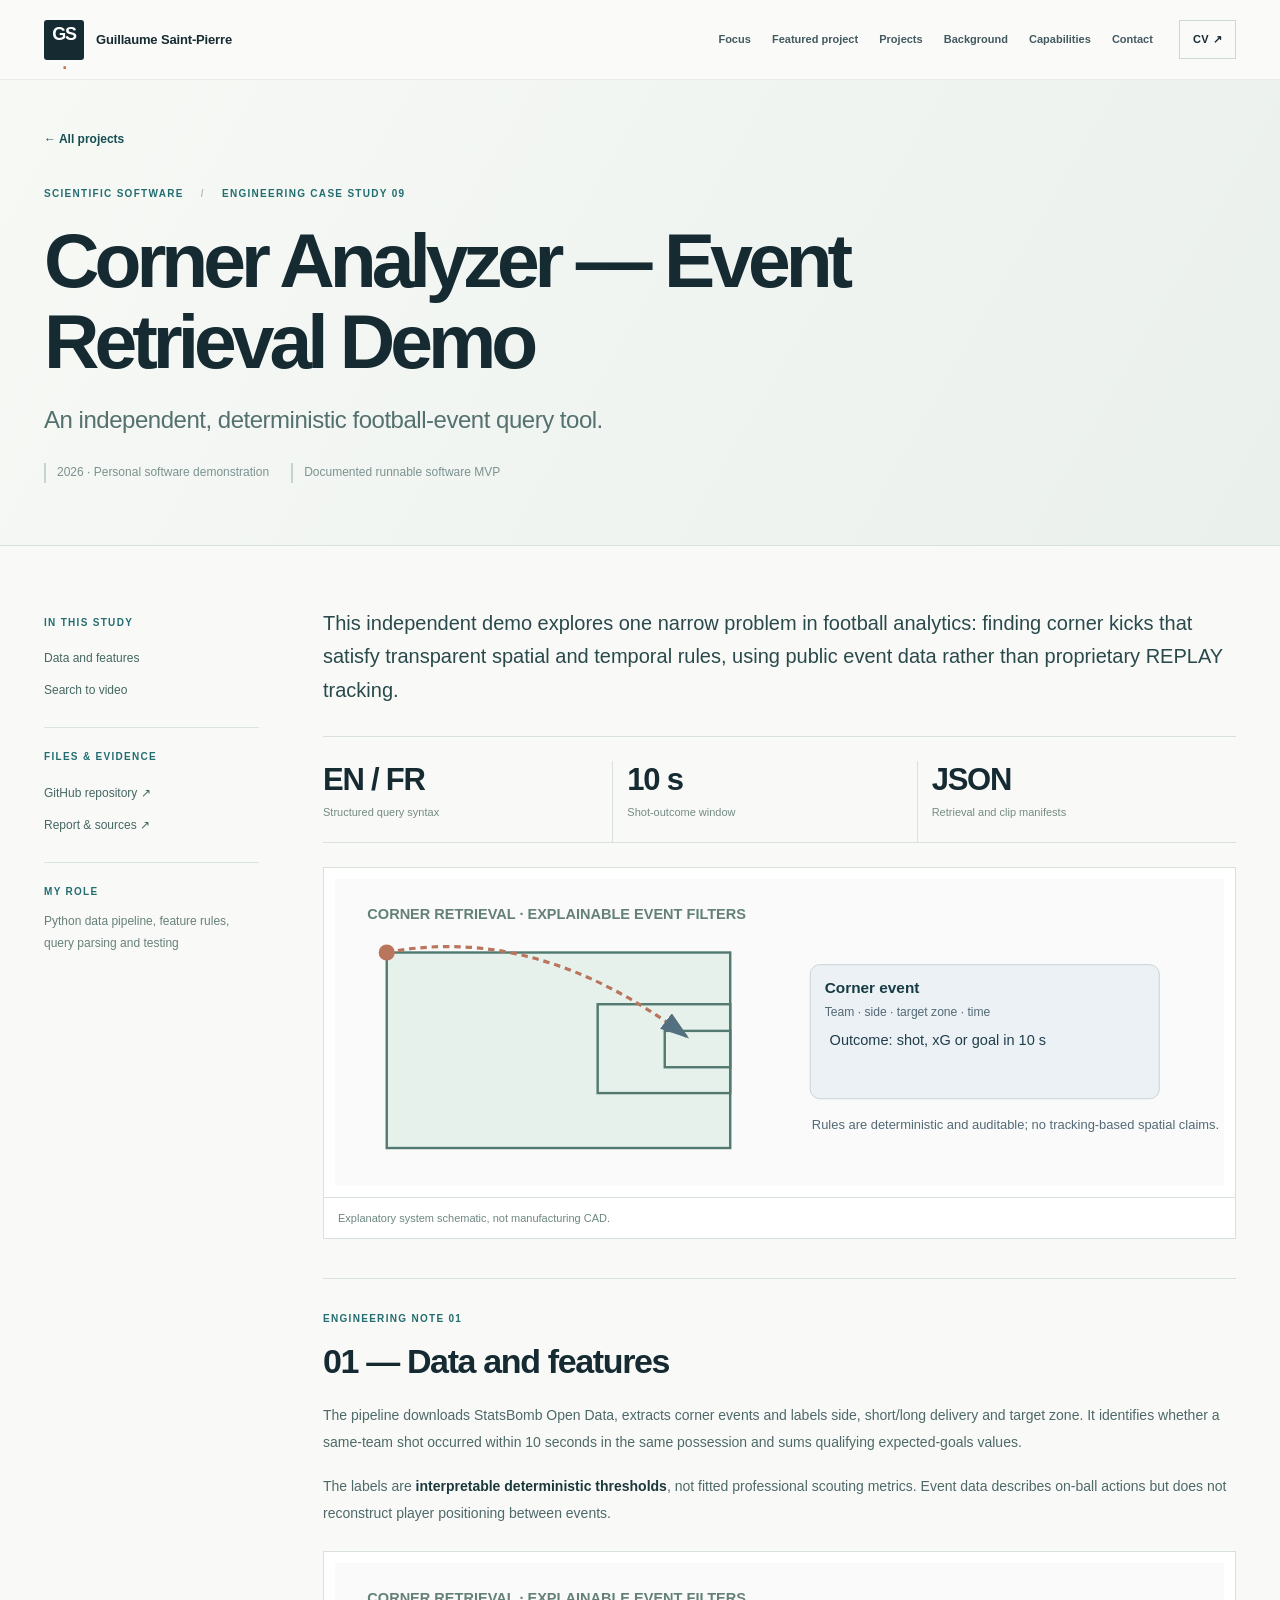
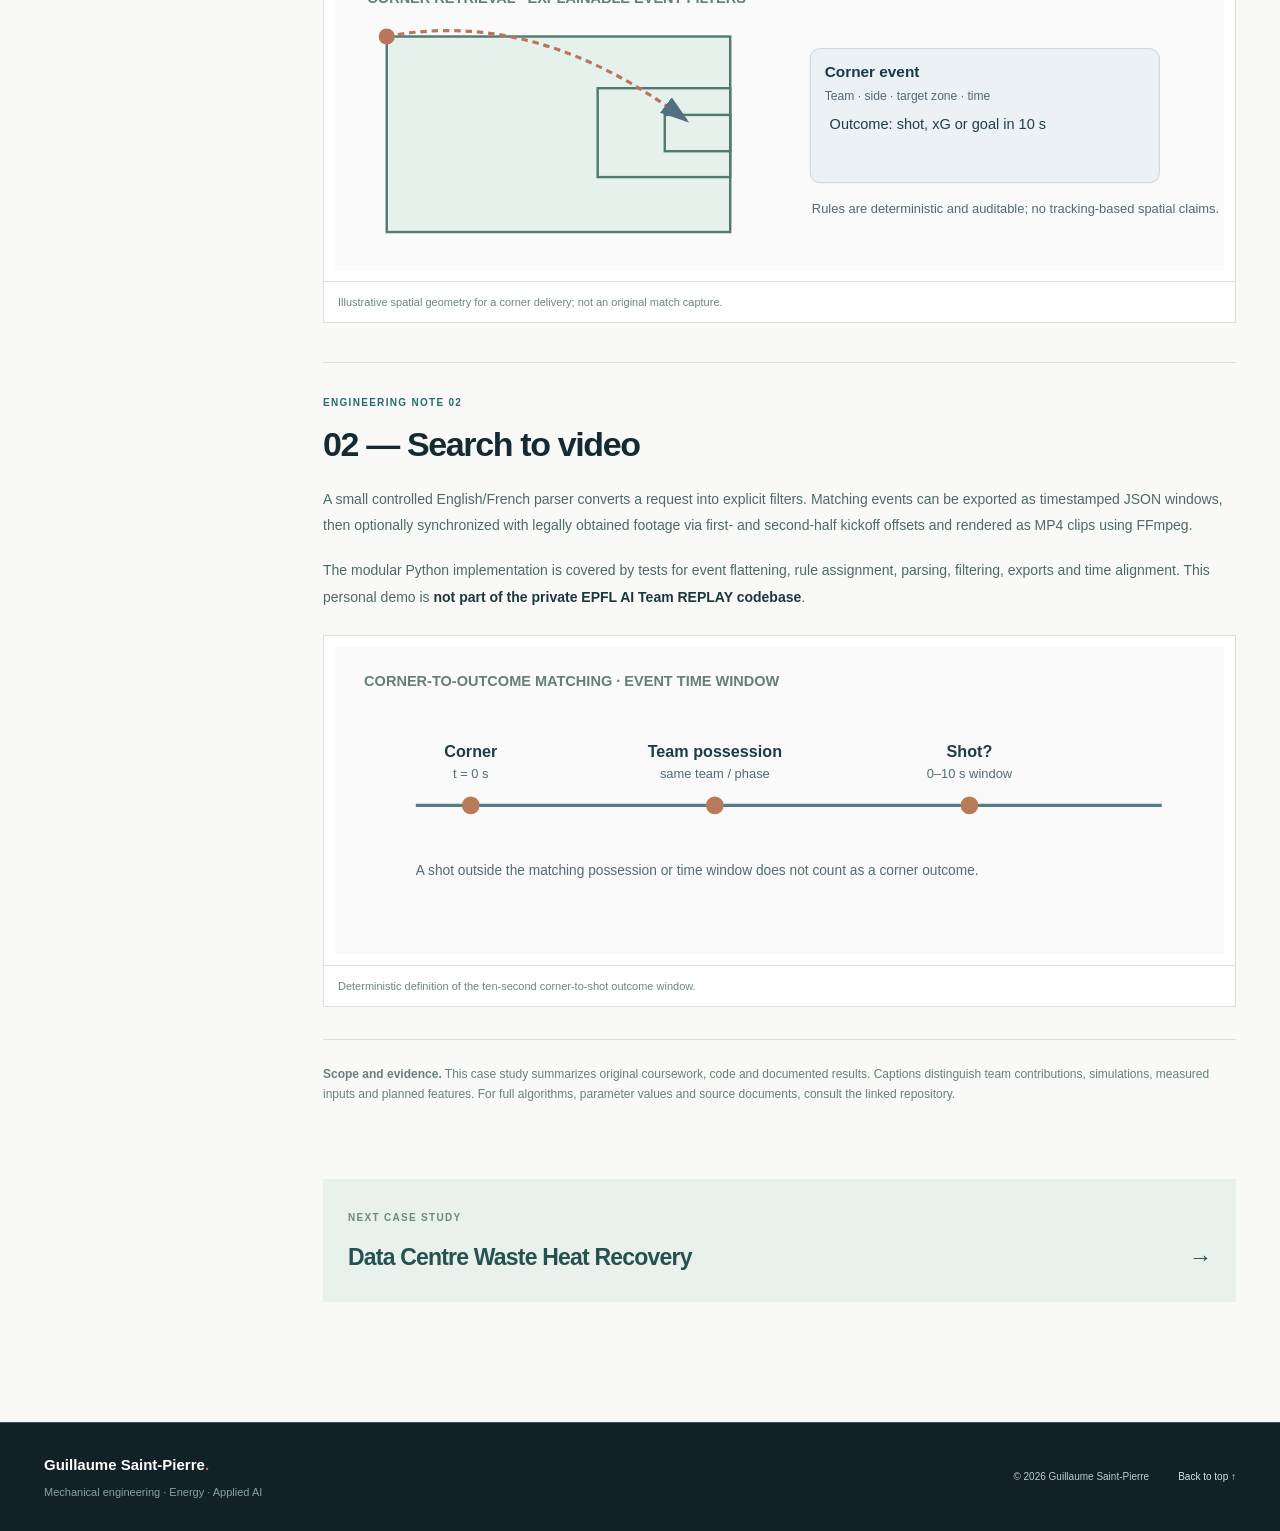
<file: projects/corner.html>
<!doctype html><html lang="en"><head><meta charset="utf-8"><meta name="viewport" content="width=device-width, initial-scale=1"><meta name="theme-color" content="#f7f8f5"><meta name="author" content="Guillaume Saint-Pierre"><meta property="og:type" content="website"><title>Corner Analyzer — Guillaume Saint-Pierre</title><meta name="description" content="An event-retrieval demo that transforms structured football queries into inspectable matches using StatsBomb open data and explicit event rules."><link rel="stylesheet" href="../styles.css"><link rel="stylesheet" href="../case.css"></head><body class="case-page" id="top"><header class="site-header" id="site-header"><div class="container header-inner"><a href="../index.html#top" class="brand" aria-label="Guillaume Saint-Pierre — Home"><span class="brand-icon">GS<span>.</span></span><span class="brand-name">Guillaume Saint-Pierre</span></a><nav class="desktop-nav" aria-label="Main navigation"><a href="../index.html#focus">Focus</a><a href="../index.html#featured">Featured project</a><a href="../index.html#projects">Projects</a><a href="../index.html#background">Background</a><a href="../index.html#capabilities">Capabilities</a><a href="../index.html#contact">Contact</a></nav><a class="nav-cv" href="../assets/docs/Guillaume_Saint-Pierre_CV.pdf" target="_blank" rel="noopener">CV <span aria-hidden="true">↗</span></a><button class="menu-toggle" aria-label="Open menu" aria-controls="mobile-menu" aria-expanded="false"><span></span><span></span><span></span></button></div><nav class="mobile-nav" id="mobile-menu" aria-label="Mobile navigation" hidden><a href="../index.html#focus">Areas of focus</a><a href="../index.html#featured">Featured project</a><a href="../index.html#projects">Projects</a><a href="../index.html#background">Background</a><a href="../index.html#capabilities">Capabilities</a><a href="../index.html#contact">Contact</a><a href="../assets/docs/Guillaume_Saint-Pierre_CV.pdf" target="_blank" rel="noopener">View CV ↗</a></nav></header><main id="main-content"><article aria-label="Corner Analyzer — Event Retrieval Demo" class="case-view active" data-project="corner">
<div class="article-top"><div class="shell"><a class="back-link" href="../index.html#projects">← All projects</a><div class="case-breadcrumb">Scientific software <span>/</span> ENGINEERING CASE STUDY 09</div><h1>Corner Analyzer — Event Retrieval Demo</h1><p class="case-deck">An independent, deterministic football-event query tool.</p><div class="byline"><span>2026 · Personal software demonstration</span><span>Documented runnable software MVP</span></div></div></div>
<div class="shell article-columns"><aside class="article-sidebar"><div class="sidetitle">IN THIS STUDY</div><a href="#corner-s1">Data and features</a><a href="#corner-s2">Search to video</a><div class="sidebar-rule"></div><div class="sidetitle">FILES &amp; EVIDENCE</div><a class="outlink" href="https://github.com/guillaumesaintpierre/replay-corner-analyzer" rel="noopener noreferrer" target="_blank">GitHub repository <span aria-hidden="true">↗</span></a><a class="outlink" href="https://github.com/guillaumesaintpierre/replay-corner-analyzer" rel="noopener noreferrer" target="_blank">Report &amp; sources <span aria-hidden="true">↗</span></a><div class="sidebar-rule"></div><div class="sidetitle">MY ROLE</div><p>Python data pipeline, feature rules, query parsing and testing</p></aside>
<div class="article-body"><div class="article-lead"><p>This independent demo explores one narrow problem in football analytics: finding corner kicks that satisfy transparent spatial and temporal rules, using public event data rather than proprietary REPLAY tracking.</p></div><div class="article-stats"><div class="stat"><strong>EN / FR</strong><span>Structured query syntax</span></div><div class="stat"><strong>10 s</strong><span>Shot-outcome window</span></div><div class="stat"><strong>JSON</strong><span>Retrieval and clip manifests</span></div></div><figure class="figure figure-wide"><button aria-label="Enlarge: Explanatory system schematic, not manufacturing CAD." class="figure-zoom" data-caption="Explanatory system schematic, not manufacturing CAD." data-zoom="1" type="button"><img alt="Explanatory system schematic, not manufacturing CAD." decoding="async" loading="lazy" src="../assets/images/30f45a173c57.svg"/><span class="zoom-hint">ENLARGE +</span></button><figcaption>Explanatory system schematic, not manufacturing CAD.</figcaption></figure><section class="case-section" id="corner-s1"><div class="section-label">ENGINEERING NOTE 01</div><h2>01 — Data and features</h2><div class="section-prose"><p>The pipeline downloads StatsBomb Open Data, extracts corner events and labels side, short/long delivery and target zone. It identifies whether a same-team shot occurred within 10 seconds in the same possession and sums qualifying expected-goals values.</p><p>The labels are <strong>interpretable deterministic thresholds</strong>, not fitted professional scouting metrics. Event data describes on-ball actions but does not reconstruct player positioning between events.</p></div><div class="figure-one"><figure class="figure figure-wide"><button aria-label="Enlarge: Illustrative spatial geometry for a corner delivery; not an original match capture." class="figure-zoom" data-caption="Illustrative spatial geometry for a corner delivery; not an original match capture." data-zoom="1" type="button"><img alt="Illustrative spatial geometry for a corner delivery; not an original match capture." decoding="async" loading="lazy" src="../assets/images/30f45a173c57.svg"/><span class="zoom-hint">ENLARGE +</span></button><figcaption>Illustrative spatial geometry for a corner delivery; not an original match capture.</figcaption></figure></div></section><section class="case-section" id="corner-s2"><div class="section-label">ENGINEERING NOTE 02</div><h2>02 — Search to video</h2><div class="section-prose"><p>A small controlled English/French parser converts a request into explicit filters. Matching events can be exported as timestamped JSON windows, then optionally synchronized with legally obtained footage via first- and second-half kickoff offsets and rendered as MP4 clips using FFmpeg.</p><p>The modular Python implementation is covered by tests for event flattening, rule assignment, parsing, filtering, exports and time alignment. This personal demo is <strong>not part of the private EPFL AI Team REPLAY codebase</strong>.</p></div><div class="figure-one"><figure class="figure figure-wide"><button aria-label="Enlarge: Deterministic definition of the ten-second corner-to-shot outcome window." class="figure-zoom" data-caption="Deterministic definition of the ten-second corner-to-shot outcome window." data-zoom="1" type="button"><img alt="Deterministic definition of the ten-second corner-to-shot outcome window." decoding="async" loading="lazy" src="../assets/images/f6306a1774bd.svg"/><span class="zoom-hint">ENLARGE +</span></button><figcaption>Deterministic definition of the ten-second corner-to-shot outcome window.</figcaption></figure></div></section><div class="case-footnote"><strong>Scope and evidence.</strong> This case study summarizes original coursework, code and documented results. Captions distinguish team contributions, simulations, measured inputs and planned features. For full algorithms, parameter values and source documents, consult the linked repository.</div><div class="next-project"><span>NEXT CASE STUDY</span><a href="energy.html">Data Centre Waste Heat Recovery <b>→</b></a></div></div></div></article></main><footer class="site-footer"><div class="container footer-inner"><div><a class="footer-brand" href="../index.html#top">Guillaume Saint-Pierre<span>.</span></a><p>Mechanical engineering · Energy · Applied AI</p></div><div class="footer-right"><span>© 2026 Guillaume Saint-Pierre</span><a href="../index.html#top">Back to top ↑</a></div></div></footer><div class="lightbox" id="lightbox" role="dialog" aria-modal="true" aria-label="Project image" hidden><button class="lightbox-close" type="button" aria-label="Close image">×</button><img alt="" id="lightbox-image"><p id="lightbox-caption"></p></div><script src="../script.js" defer></script></body></html>
</file>
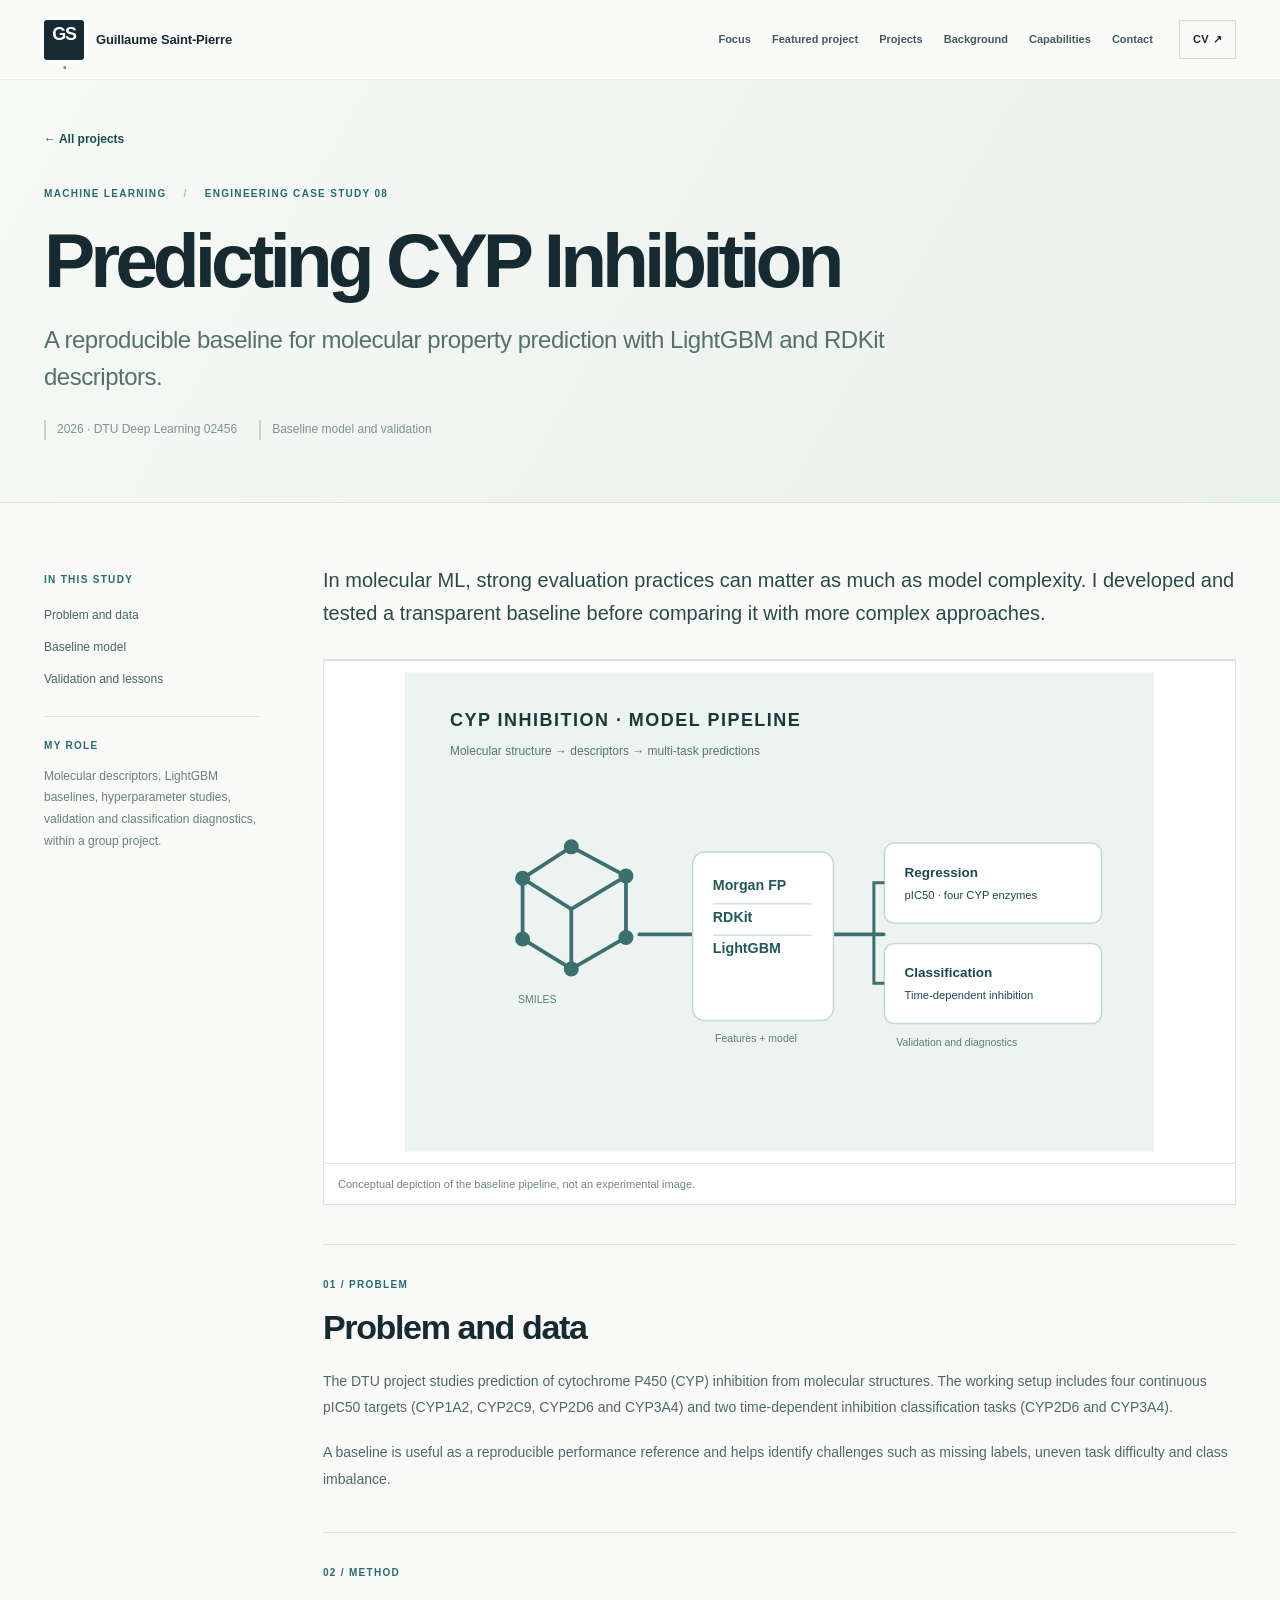
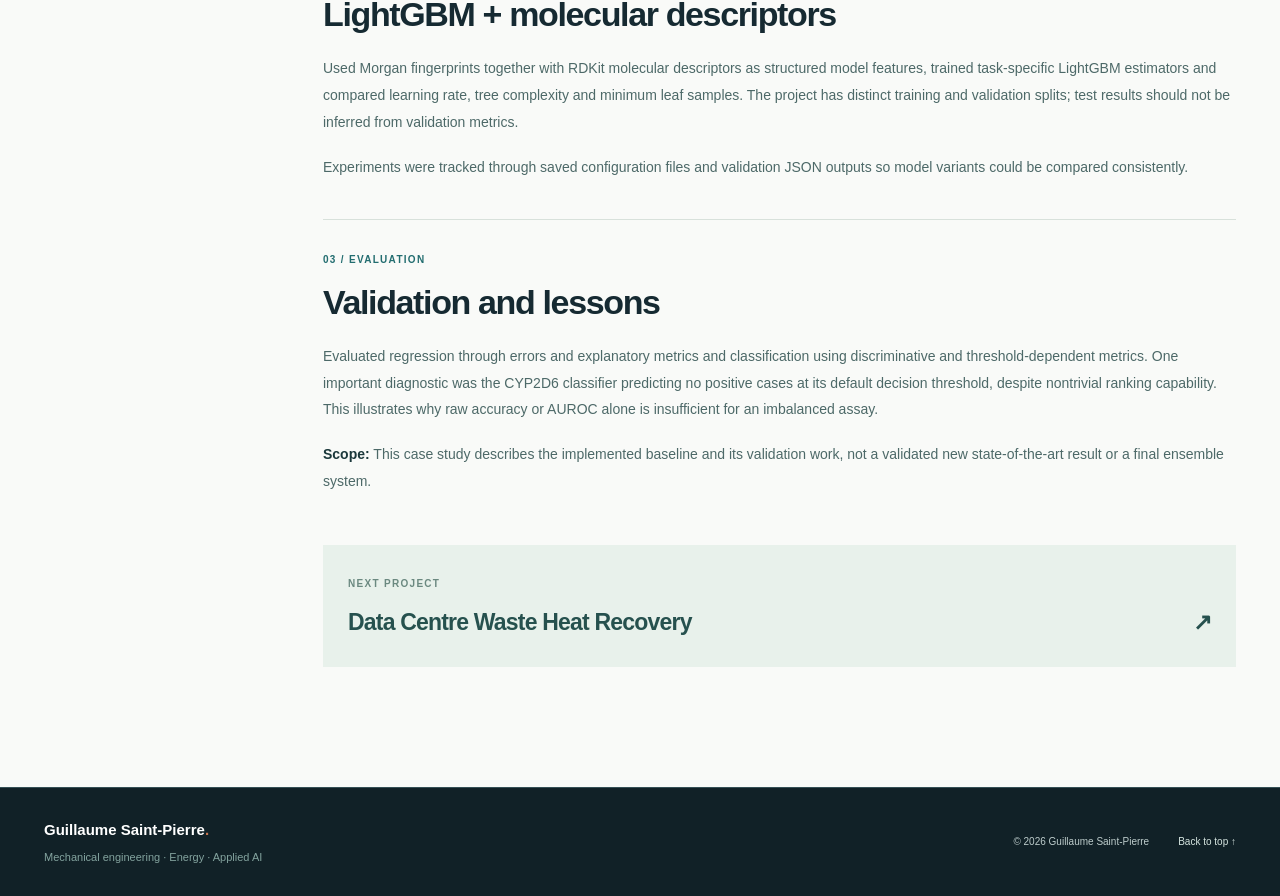
<file: projects/cyp.html>
<!doctype html><html lang="en"><head><meta charset="utf-8"><meta name="viewport" content="width=device-width, initial-scale=1"><meta name="theme-color" content="#f7f8f5"><meta name="author" content="Guillaume Saint-Pierre"><meta property="og:type" content="website"><title>Predicting CYP Inhibition — Guillaume Saint-Pierre</title><meta name="description" content="LightGBM and RDKit baseline for molecular property prediction at DTU."><link rel="stylesheet" href="../styles.css"><link rel="stylesheet" href="../case.css"></head><body class="case-page" id="top"><header class="site-header" id="site-header"><div class="container header-inner"><a href="../index.html#top" class="brand" aria-label="Guillaume Saint-Pierre — Home"><span class="brand-icon">GS<span>.</span></span><span class="brand-name">Guillaume Saint-Pierre</span></a><nav class="desktop-nav" aria-label="Main navigation"><a href="../index.html#focus">Focus</a><a href="../index.html#featured">Featured project</a><a href="../index.html#projects">Projects</a><a href="../index.html#background">Background</a><a href="../index.html#capabilities">Capabilities</a><a href="../index.html#contact">Contact</a></nav><a class="nav-cv" href="../assets/docs/Guillaume_Saint-Pierre_CV.pdf" target="_blank" rel="noopener">CV <span aria-hidden="true">↗</span></a><button class="menu-toggle" aria-label="Open menu" aria-controls="mobile-menu" aria-expanded="false"><span></span><span></span><span></span></button></div><nav class="mobile-nav" id="mobile-menu" aria-label="Mobile navigation" hidden><a href="../index.html#focus">Areas of focus</a><a href="../index.html#featured">Featured project</a><a href="../index.html#projects">Projects</a><a href="../index.html#background">Background</a><a href="../index.html#capabilities">Capabilities</a><a href="../index.html#contact">Contact</a><a href="../assets/docs/Guillaume_Saint-Pierre_CV.pdf" target="_blank" rel="noopener">View CV ↗</a></nav></header><main id="main-content"><article class="case-view active"><div class="article-top"><div class="shell"><a class="back-link" href="../index.html#projects">← All projects</a><div class="case-breadcrumb">Machine learning <span>/</span> ENGINEERING CASE STUDY 08</div><h1>Predicting CYP Inhibition</h1><p class="case-deck">A reproducible baseline for molecular property prediction with LightGBM and RDKit descriptors.</p><div class="byline"><span>2026 · DTU Deep Learning 02456</span><span>Baseline model and validation</span></div></div></div><div class="shell article-columns"><aside class="article-sidebar"><div class="sidetitle">IN THIS STUDY</div><a href="#cyp-s1">Problem and data</a><a href="#cyp-s2">Baseline model</a><a href="#cyp-s3">Validation and lessons</a><div class="sidebar-rule"></div><div class="sidetitle">MY ROLE</div><p>Molecular descriptors, LightGBM baselines, hyperparameter studies, validation and classification diagnostics, within a group project.</p></aside><div class="article-body"><div class="article-lead"><p>In molecular ML, strong evaluation practices can matter as much as model complexity. I developed and tested a transparent baseline before comparing it with more complex approaches.</p></div><figure class="figure figure-wide"><button class="figure-zoom" type="button" data-zoom="1" data-caption="Baseline prediction pipeline: molecular features to LightGBM tasks"><img src="../assets/images/cyp-method.svg" alt="Molecular structure, Morgan fingerprints and RDKit descriptors feeding LightGBM regression and classification" loading="lazy"><span class="zoom-hint">ENLARGE +</span></button><figcaption>Conceptual depiction of the baseline pipeline, not an experimental image.</figcaption></figure><section class="case-section" id="cyp-s1"><div class="section-label">01 / PROBLEM</div><h2>Problem and data</h2><div class="section-prose"><p>The DTU project studies prediction of cytochrome P450 (CYP) inhibition from molecular structures. The working setup includes four continuous pIC50 targets (CYP1A2, CYP2C9, CYP2D6 and CYP3A4) and two time-dependent inhibition classification tasks (CYP2D6 and CYP3A4).</p><p>A baseline is useful as a reproducible performance reference and helps identify challenges such as missing labels, uneven task difficulty and class imbalance.</p></div></section><section class="case-section" id="cyp-s2"><div class="section-label">02 / METHOD</div><h2>LightGBM + molecular descriptors</h2><div class="section-prose"><p>Used Morgan fingerprints together with RDKit molecular descriptors as structured model features, trained task-specific LightGBM estimators and compared learning rate, tree complexity and minimum leaf samples. The project has distinct training and validation splits; test results should not be inferred from validation metrics.</p><p>Experiments were tracked through saved configuration files and validation JSON outputs so model variants could be compared consistently.</p></div></section><section class="case-section" id="cyp-s3"><div class="section-label">03 / EVALUATION</div><h2>Validation and lessons</h2><div class="section-prose"><p>Evaluated regression through errors and explanatory metrics and classification using discriminative and threshold-dependent metrics. One important diagnostic was the CYP2D6 classifier predicting no positive cases at its default decision threshold, despite nontrivial ranking capability. This illustrates why raw accuracy or AUROC alone is insufficient for an imbalanced assay.</p><p><strong>Scope:</strong> This case study describes the implemented baseline and its validation work, not a validated new state-of-the-art result or a final ensemble system.</p></div></section><div class="next-project"><span>NEXT PROJECT</span><a href="energy.html">Data Centre Waste Heat Recovery <span>↗</span></a></div></div></div></article></main><footer class="site-footer"><div class="container footer-inner"><div><a class="footer-brand" href="../index.html#top">Guillaume Saint-Pierre<span>.</span></a><p>Mechanical engineering · Energy · Applied AI</p></div><div class="footer-right"><span>© 2026 Guillaume Saint-Pierre</span><a href="../index.html#top">Back to top ↑</a></div></div></footer><div class="lightbox" id="lightbox" role="dialog" aria-modal="true" aria-label="Project image" hidden><button class="lightbox-close" aria-label="Close image" type="button">×</button><img id="lightbox-image" alt=""><p id="lightbox-caption"></p></div><script src="../script.js" defer></script></body></html>
</file>
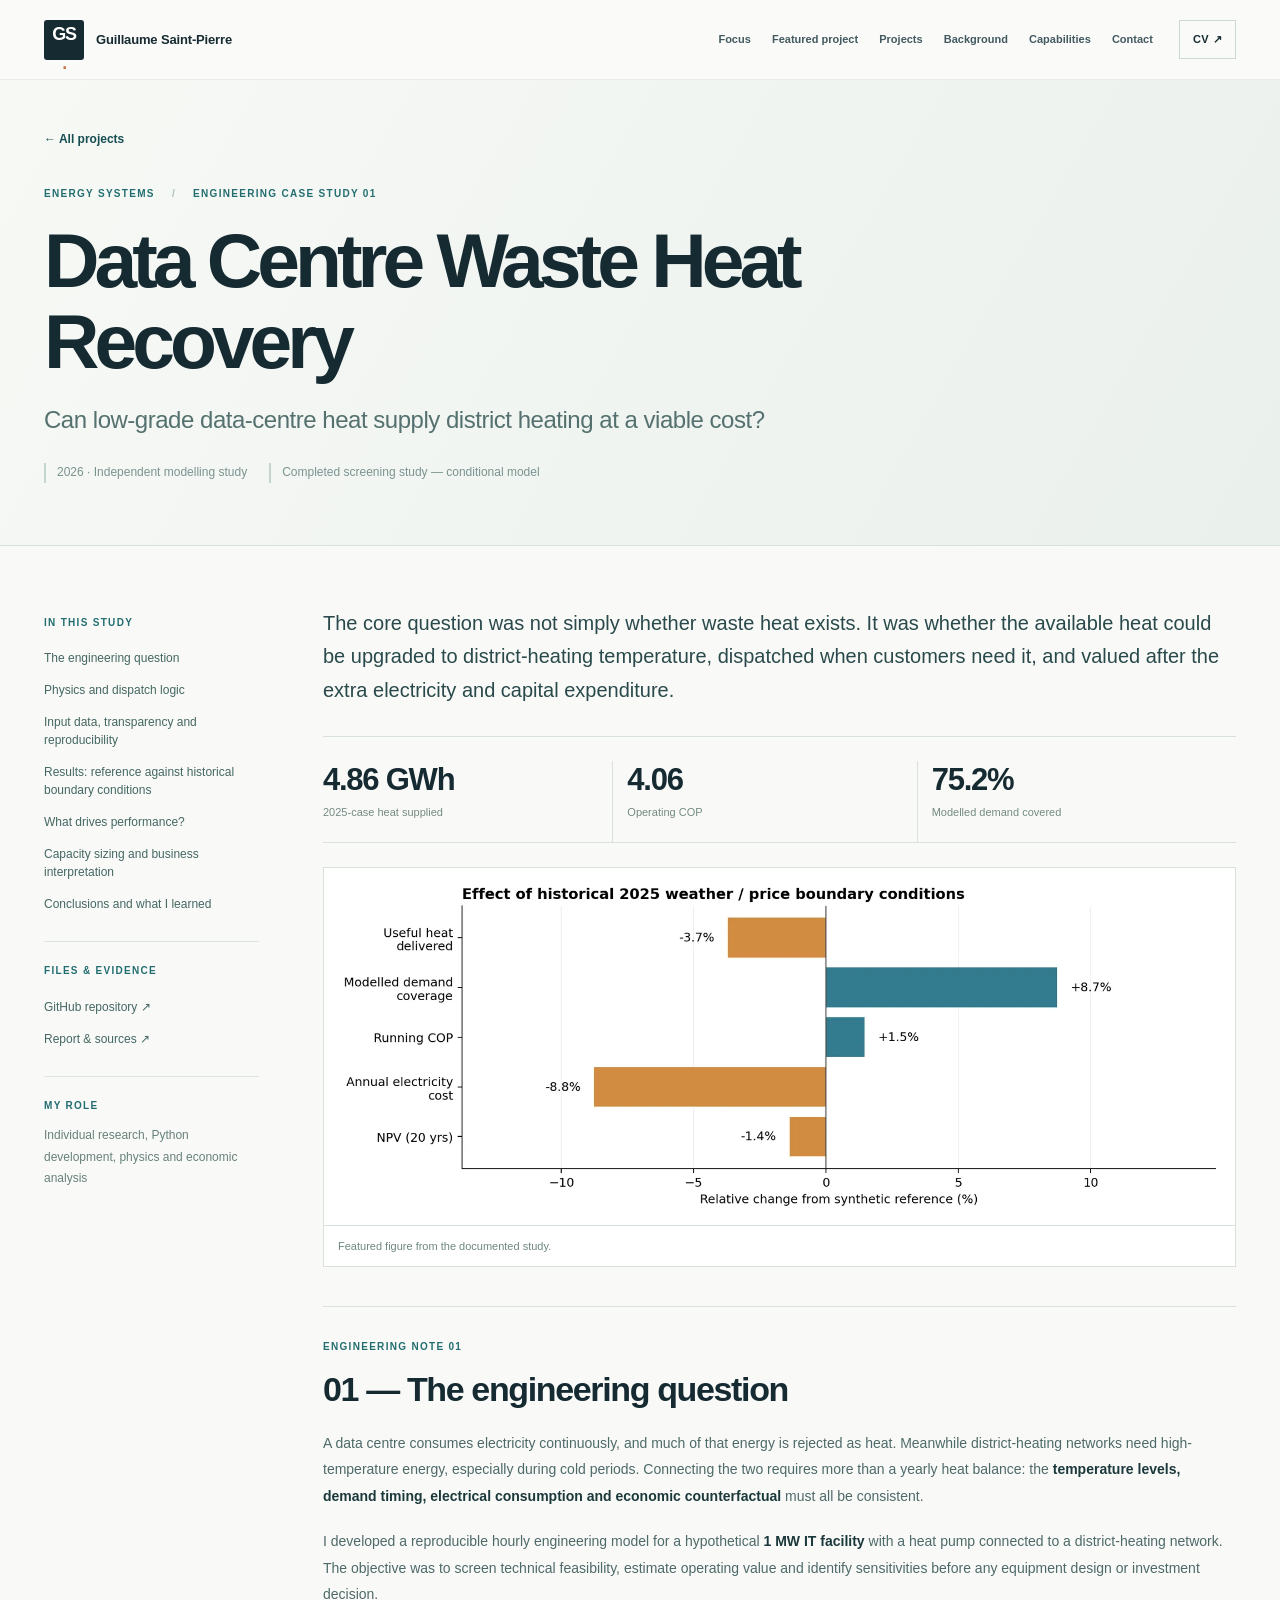
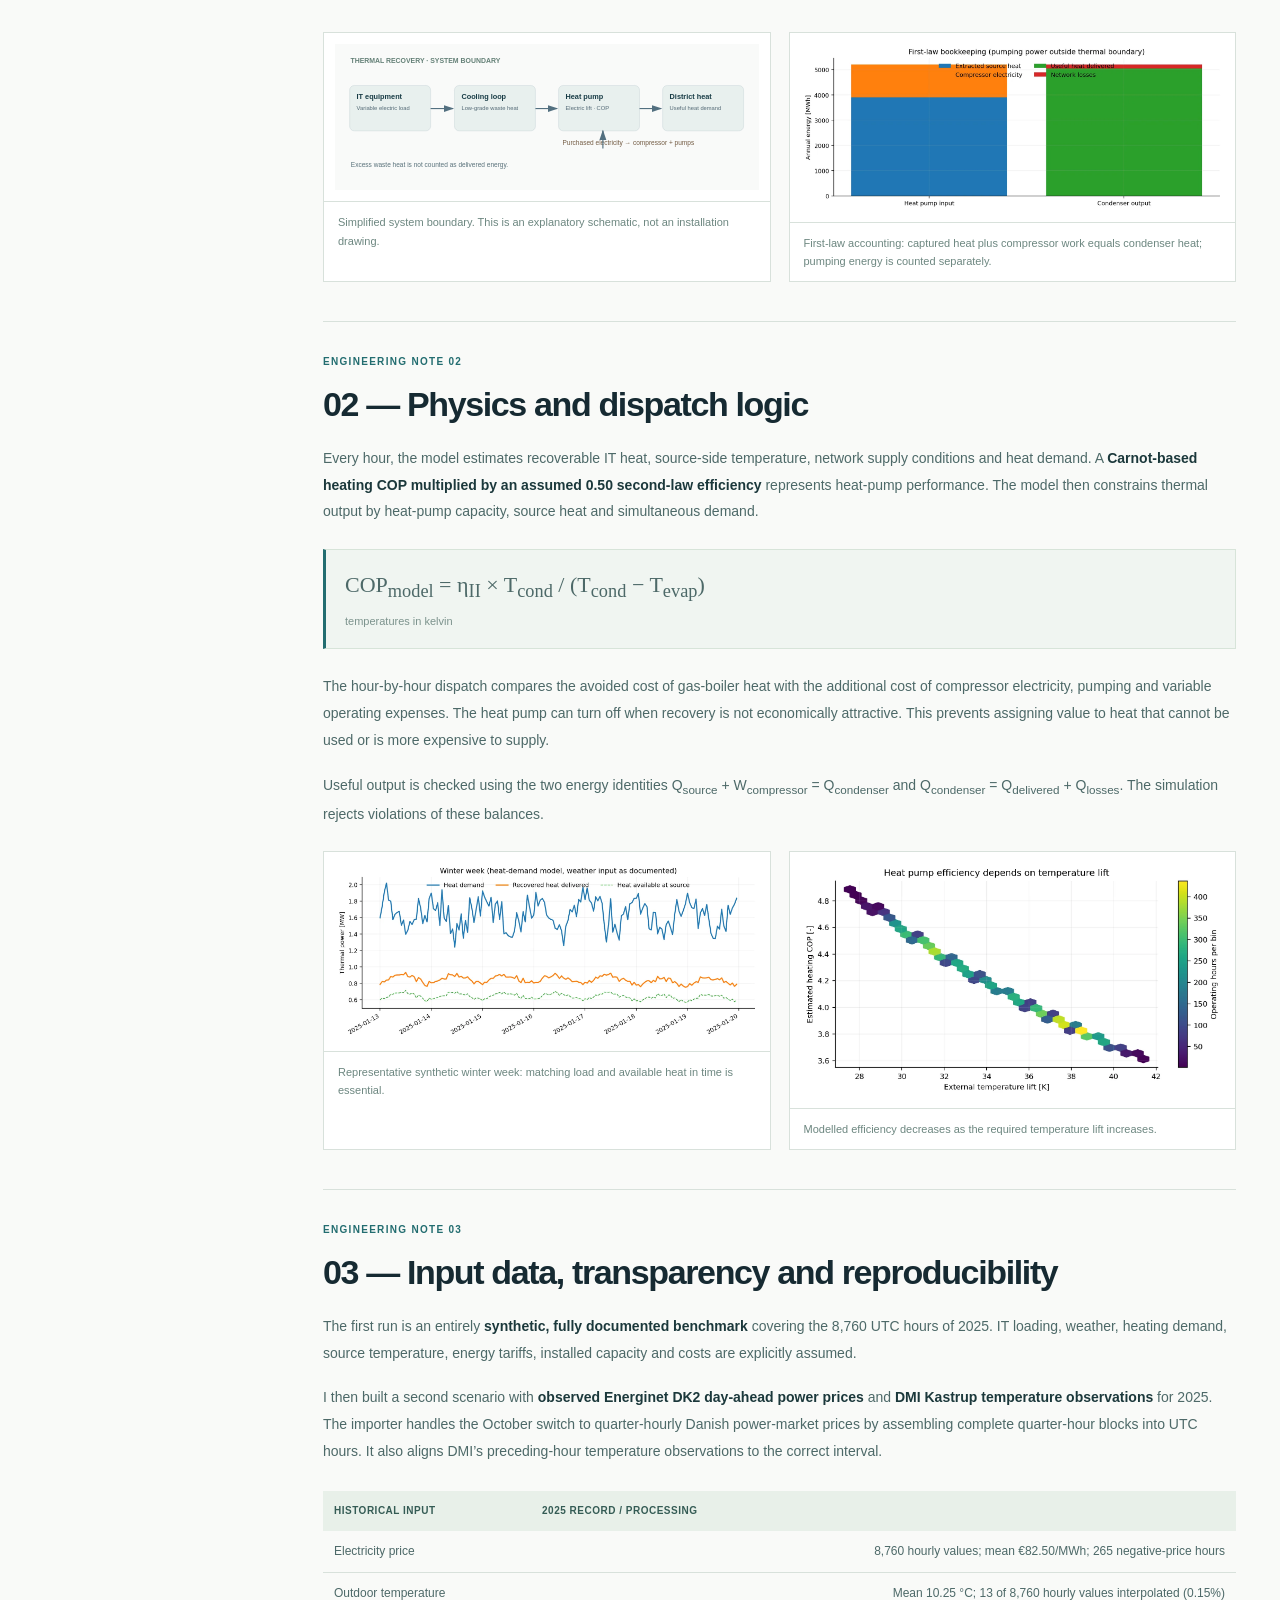
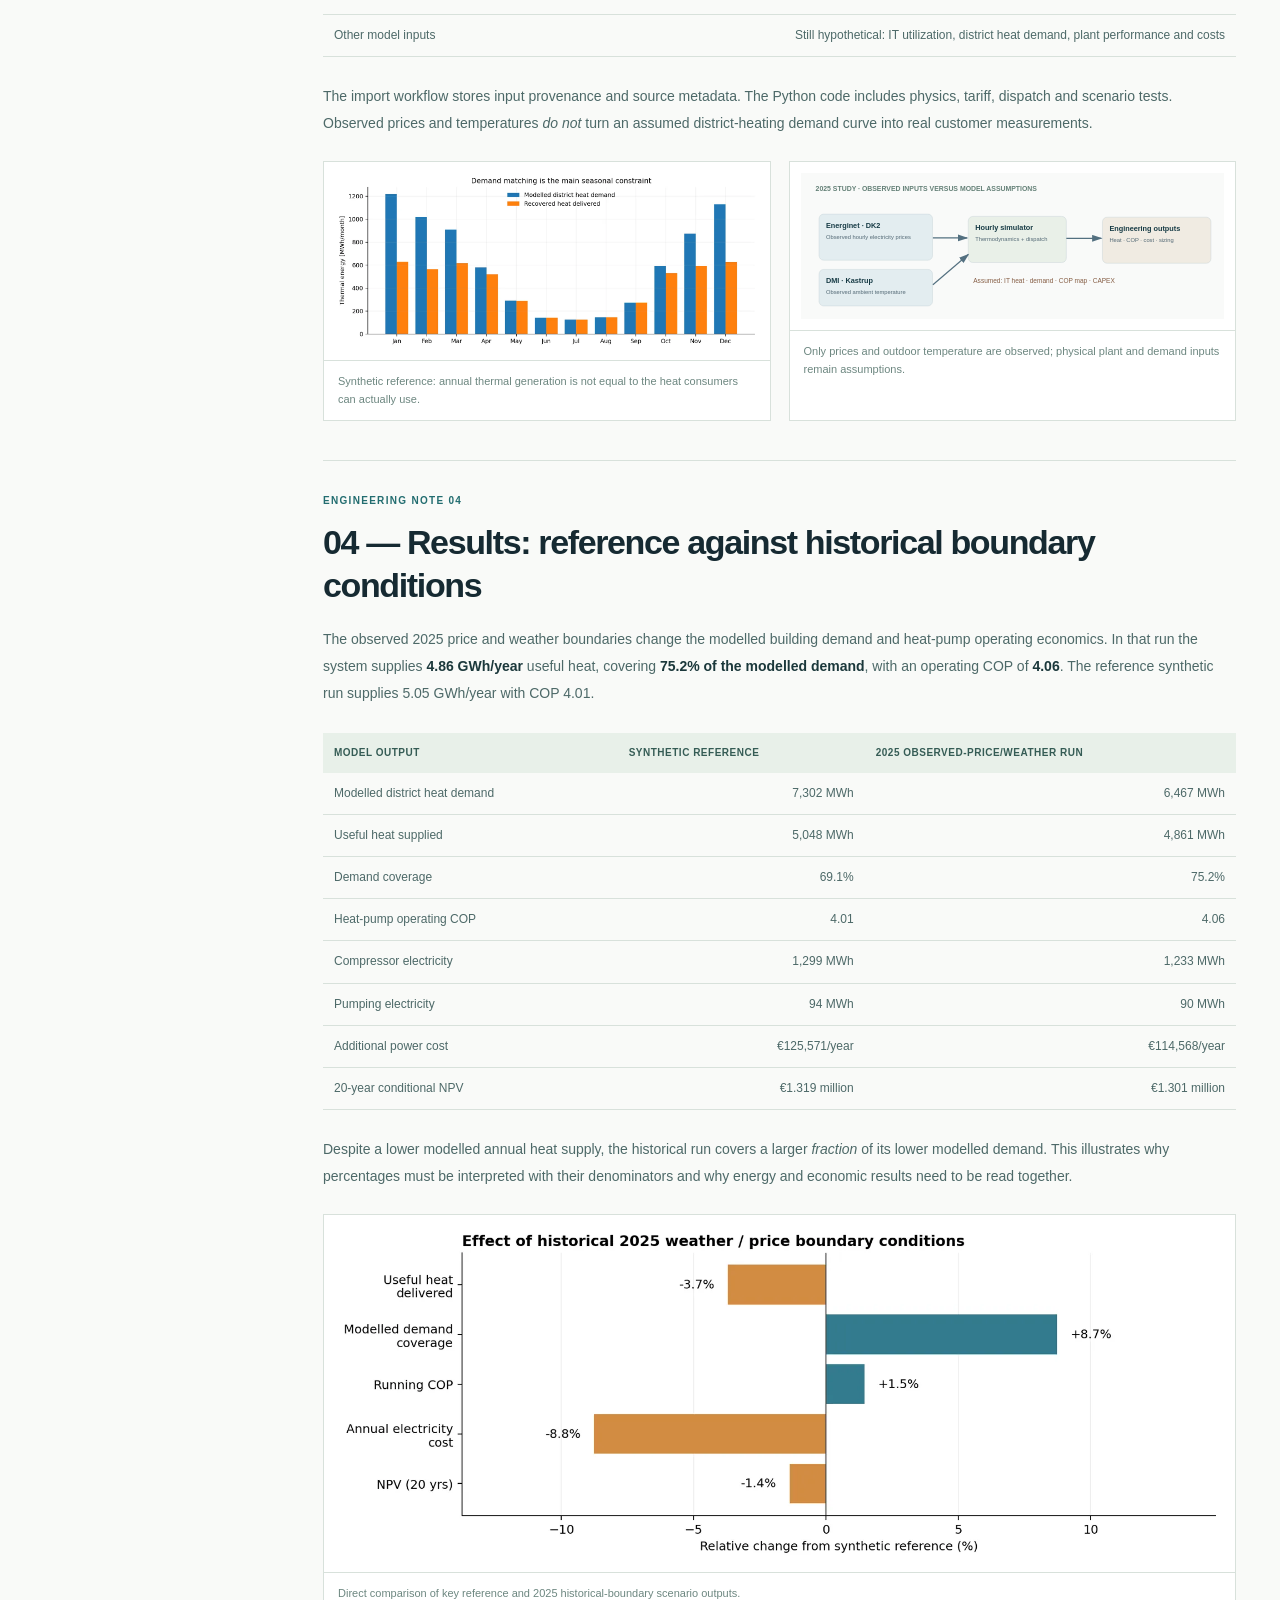
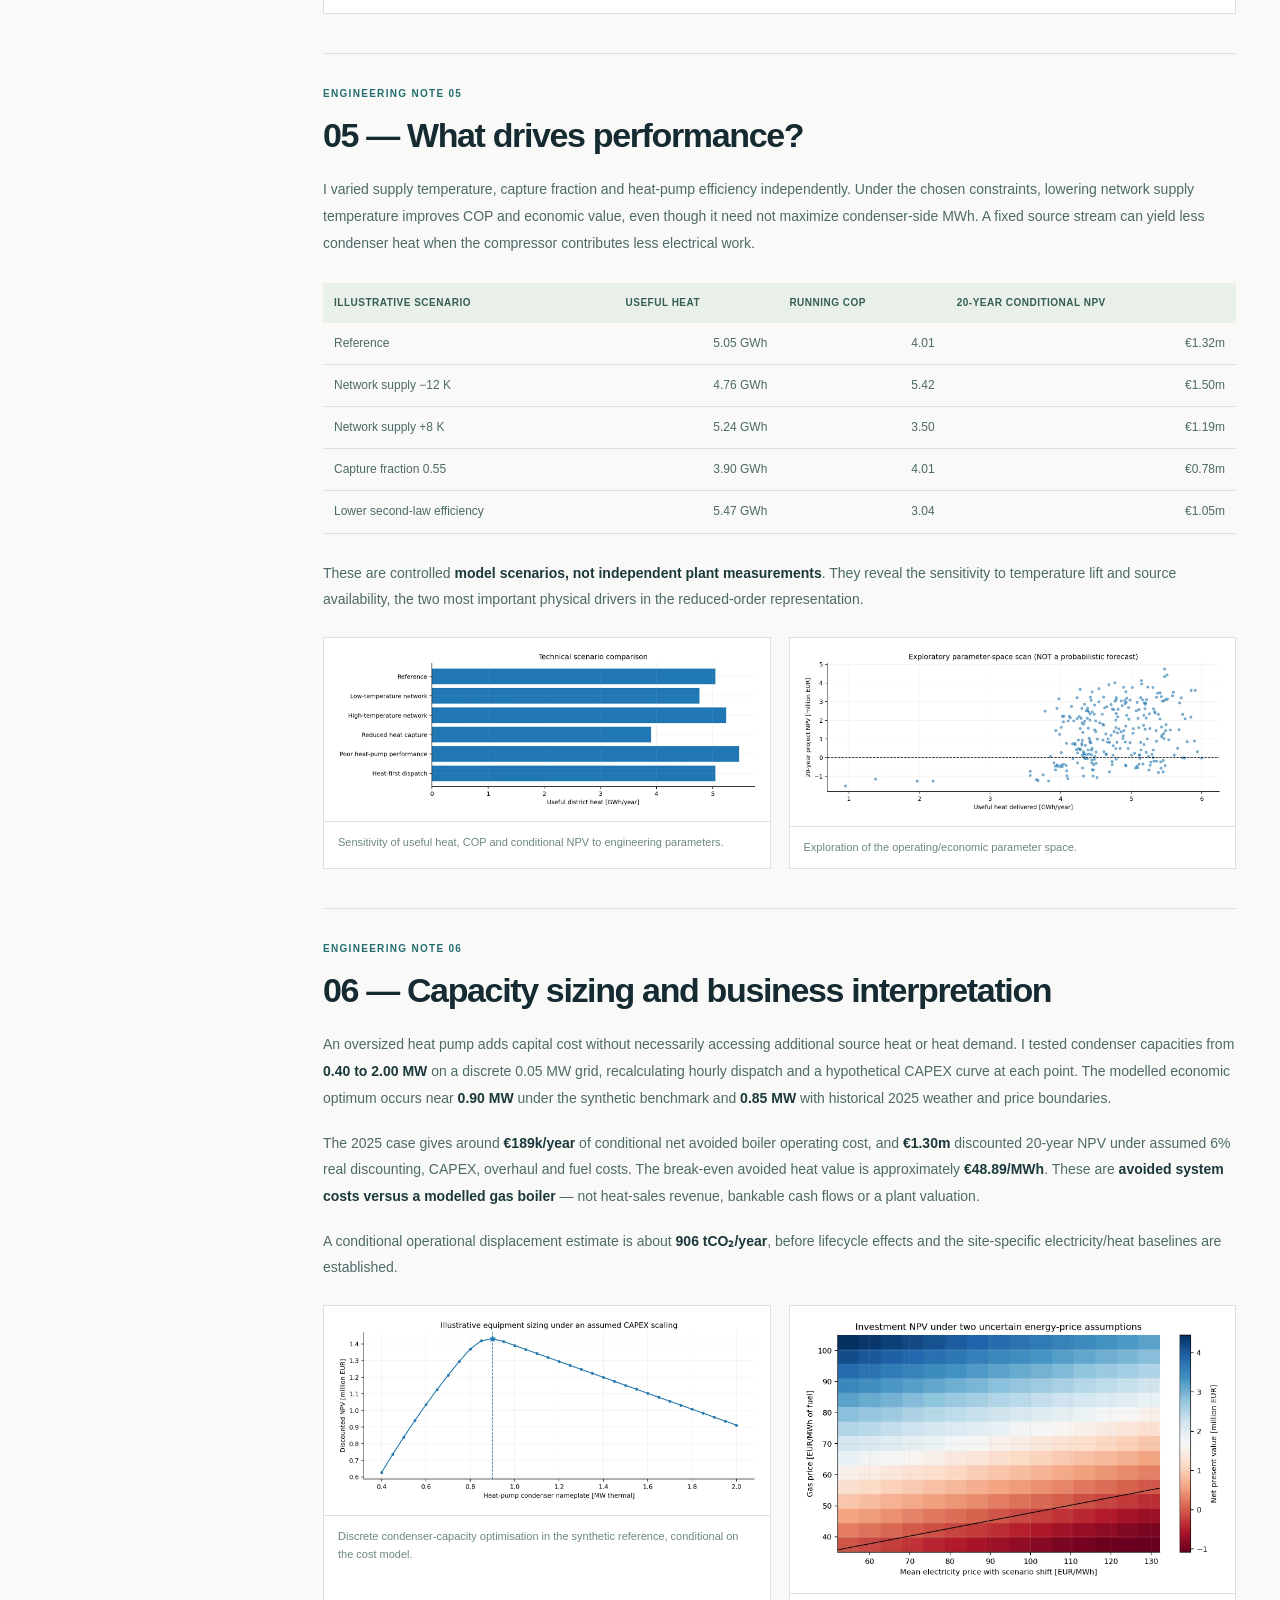
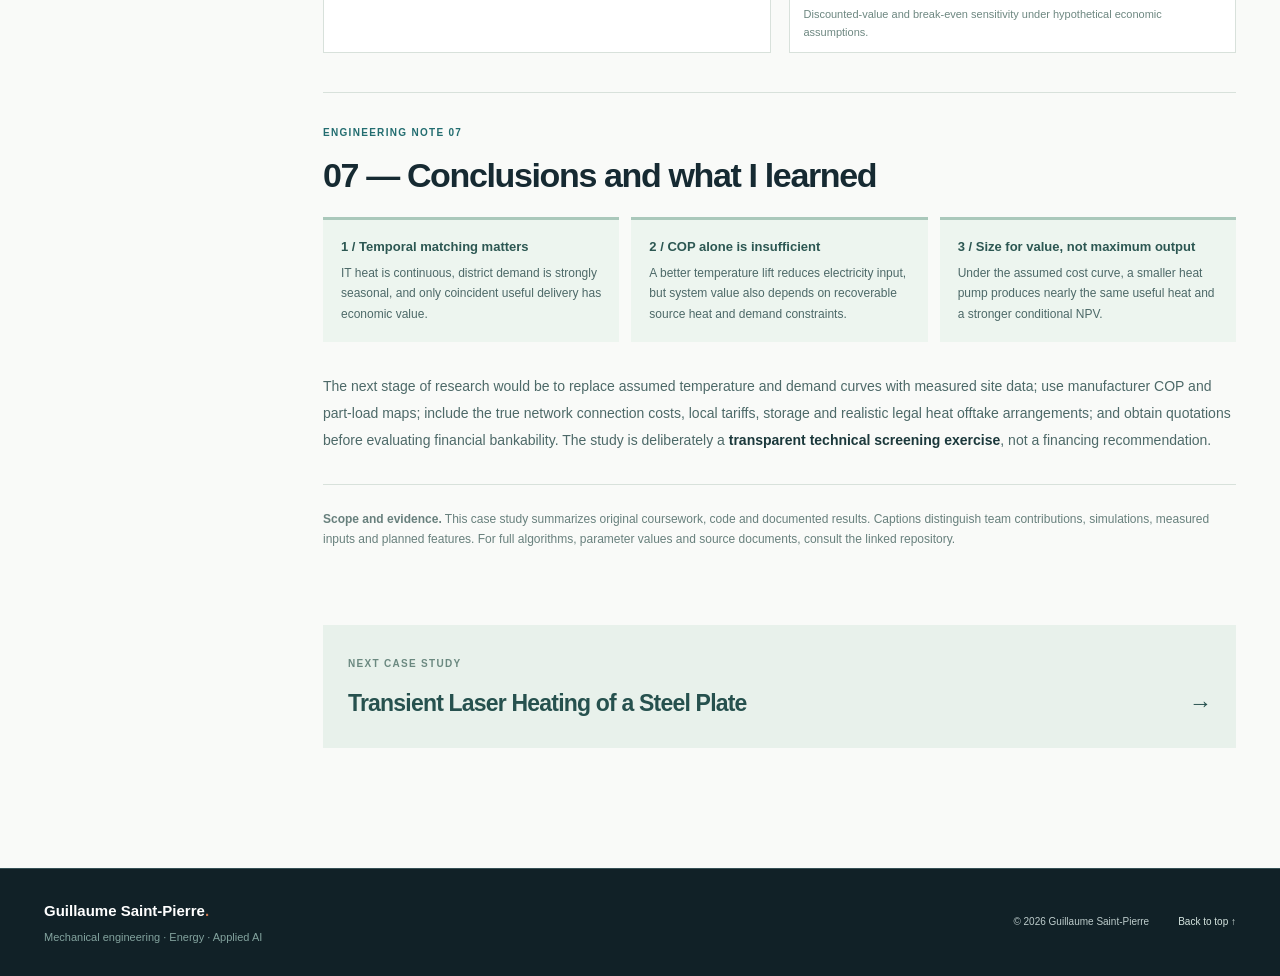
<file: projects/energy.html>
<!doctype html><html lang="en"><head><meta charset="utf-8"><meta name="viewport" content="width=device-width, initial-scale=1"><meta name="theme-color" content="#f7f8f5"><meta name="author" content="Guillaume Saint-Pierre"><meta property="og:type" content="website"><title>Data Centre Waste Heat Recovery — Guillaume Saint-Pierre</title><meta name="description" content="Investigating whether low-grade data-centre waste heat can be upgraded and delivered to district heating at a viable cost, using time-resolved heat-pump dispatch and sensitivity analysis."><link rel="stylesheet" href="../styles.css"><link rel="stylesheet" href="../case.css"></head><body class="case-page" id="top"><header class="site-header" id="site-header"><div class="container header-inner"><a href="../index.html#top" class="brand" aria-label="Guillaume Saint-Pierre — Home"><span class="brand-icon">GS<span>.</span></span><span class="brand-name">Guillaume Saint-Pierre</span></a><nav class="desktop-nav" aria-label="Main navigation"><a href="../index.html#focus">Focus</a><a href="../index.html#featured">Featured project</a><a href="../index.html#projects">Projects</a><a href="../index.html#background">Background</a><a href="../index.html#capabilities">Capabilities</a><a href="../index.html#contact">Contact</a></nav><a class="nav-cv" href="../assets/docs/Guillaume_Saint-Pierre_CV.pdf" target="_blank" rel="noopener">CV <span aria-hidden="true">↗</span></a><button class="menu-toggle" aria-label="Open menu" aria-controls="mobile-menu" aria-expanded="false"><span></span><span></span><span></span></button></div><nav class="mobile-nav" id="mobile-menu" aria-label="Mobile navigation" hidden><a href="../index.html#focus">Areas of focus</a><a href="../index.html#featured">Featured project</a><a href="../index.html#projects">Projects</a><a href="../index.html#background">Background</a><a href="../index.html#capabilities">Capabilities</a><a href="../index.html#contact">Contact</a><a href="../assets/docs/Guillaume_Saint-Pierre_CV.pdf" target="_blank" rel="noopener">View CV ↗</a></nav></header><main id="main-content"><article aria-label="Data Centre Waste Heat Recovery" class="case-view active" data-project="energy">
<div class="article-top"><div class="shell"><a class="back-link" href="../index.html#projects">← All projects</a><div class="case-breadcrumb">Energy systems <span>/</span> ENGINEERING CASE STUDY 01</div><h1>Data Centre Waste Heat Recovery</h1><p class="case-deck">Can low-grade data-centre heat supply district heating at a viable cost?</p><div class="byline"><span>2026 · Independent modelling study</span><span>Completed screening study — conditional model</span></div></div></div>
<div class="shell article-columns"><aside class="article-sidebar"><div class="sidetitle">IN THIS STUDY</div><a href="#energy-s1">The engineering question</a><a href="#energy-s2">Physics and dispatch logic</a><a href="#energy-s3">Input data, transparency and reproducibility</a><a href="#energy-s4">Results: reference against historical boundary conditions</a><a href="#energy-s5">What drives performance?</a><a href="#energy-s6">Capacity sizing and business interpretation</a><a href="#energy-s7">Conclusions and what I learned</a><div class="sidebar-rule"></div><div class="sidetitle">FILES &amp; EVIDENCE</div><a class="outlink" href="https://github.com/guillaumesaintpierre/data-center-waste-heat-recovery" rel="noopener noreferrer" target="_blank">GitHub repository <span aria-hidden="true">↗</span></a><a class="outlink" href="https://github.com/guillaumesaintpierre/data-center-waste-heat-recovery/blob/main/report/technical_report.pdf" rel="noopener noreferrer" target="_blank">Report &amp; sources <span aria-hidden="true">↗</span></a><div class="sidebar-rule"></div><div class="sidetitle">MY ROLE</div><p>Individual research, Python development, physics and economic analysis</p></aside>
<div class="article-body"><div class="article-lead"><p>The core question was not simply whether waste heat exists. It was whether the available heat could be upgraded to district-heating temperature, dispatched when customers need it, and valued after the extra electricity and capital expenditure.</p></div><div class="article-stats"><div class="stat"><strong>4.86 GWh</strong><span>2025-case heat supplied</span></div><div class="stat"><strong>4.06</strong><span>Operating COP</span></div><div class="stat"><strong>75.2%</strong><span>Modelled demand covered</span></div></div><figure class="figure figure-wide"><button aria-label="Enlarge: Featured figure from the documented study." class="figure-zoom" data-caption="Featured figure from the documented study." data-zoom="1" type="button"><img alt="Featured figure from the documented study." decoding="async" loading="lazy" src="../assets/images/9e13d39be654.webp"/><span class="zoom-hint">ENLARGE +</span></button><figcaption>Featured figure from the documented study.</figcaption></figure><section class="case-section" id="energy-s1"><div class="section-label">ENGINEERING NOTE 01</div><h2>01 — The engineering question</h2><div class="section-prose"><p>A data centre consumes electricity continuously, and much of that energy is rejected as heat. Meanwhile district-heating networks need high-temperature energy, especially during cold periods. Connecting the two requires more than a yearly heat balance: the <strong>temperature levels, demand timing, electrical consumption and economic counterfactual</strong> must all be consistent.</p><p>I developed a reproducible hourly engineering model for a hypothetical <strong>1 MW IT facility</strong> with a heat pump connected to a district-heating network. The objective was to screen technical feasibility, estimate operating value and identify sensitivities before any equipment design or investment decision.</p></div><div class="figure-grid"><figure class="figure"><button aria-label="Enlarge: Simplified system boundary. This is an explanatory schematic, not an installation drawing." class="figure-zoom" data-caption="Simplified system boundary. This is an explanatory schematic, not an installation drawing." data-zoom="1" type="button"><img alt="Simplified system boundary. This is an explanatory schematic, not an installation drawing." decoding="async" loading="lazy" src="../assets/images/cfb4a95ee672.svg"/><span class="zoom-hint">ENLARGE +</span></button><figcaption>Simplified system boundary. This is an explanatory schematic, not an installation drawing.</figcaption></figure><figure class="figure"><button aria-label="Enlarge: First-law accounting: captured heat plus compressor work equals condenser heat; pumping energy is counted separately." class="figure-zoom" data-caption="First-law accounting: captured heat plus compressor work equals condenser heat; pumping energy is counted separately." data-zoom="1" type="button"><img alt="First-law accounting: captured heat plus compressor work equals condenser heat; pumping energy is counted separately." decoding="async" loading="lazy" src="../assets/images/37f54866f05f.webp"/><span class="zoom-hint">ENLARGE +</span></button><figcaption>First-law accounting: captured heat plus compressor work equals condenser heat; pumping energy is counted separately.</figcaption></figure></div></section><section class="case-section" id="energy-s2"><div class="section-label">ENGINEERING NOTE 02</div><h2>02 — Physics and dispatch logic</h2><div class="section-prose"><p>Every hour, the model estimates recoverable IT heat, source-side temperature, network supply conditions and heat demand. A <strong>Carnot-based heating COP multiplied by an assumed 0.50 second-law efficiency</strong> represents heat-pump performance. The model then constrains thermal output by heat-pump capacity, source heat and simultaneous demand.</p><div class="equation">COP<sub>model</sub> = η<sub>II</sub> × T<sub>cond</sub> / (T<sub>cond</sub> − T<sub>evap</sub>) <span>temperatures in kelvin</span></div><p>The hour-by-hour dispatch compares the avoided cost of gas-boiler heat with the additional cost of compressor electricity, pumping and variable operating expenses. The heat pump can turn off when recovery is not economically attractive. This prevents assigning value to heat that cannot be used or is more expensive to supply.</p><p>Useful output is checked using the two energy identities Q<sub>source</sub> + W<sub>compressor</sub> = Q<sub>condenser</sub> and Q<sub>condenser</sub> = Q<sub>delivered</sub> + Q<sub>losses</sub>. The simulation rejects violations of these balances.</p></div><div class="figure-grid"><figure class="figure"><button aria-label="Enlarge: Representative synthetic winter week: matching load and available heat in time is essential." class="figure-zoom" data-caption="Representative synthetic winter week: matching load and available heat in time is essential." data-zoom="1" type="button"><img alt="Representative synthetic winter week: matching load and available heat in time is essential." decoding="async" loading="lazy" src="../assets/images/a46b0ca265cd.webp"/><span class="zoom-hint">ENLARGE +</span></button><figcaption>Representative synthetic winter week: matching load and available heat in time is essential.</figcaption></figure><figure class="figure"><button aria-label="Enlarge: Modelled efficiency decreases as the required temperature lift increases." class="figure-zoom" data-caption="Modelled efficiency decreases as the required temperature lift increases." data-zoom="1" type="button"><img alt="Modelled efficiency decreases as the required temperature lift increases." decoding="async" loading="lazy" src="../assets/images/92782b9c3654.webp"/><span class="zoom-hint">ENLARGE +</span></button><figcaption>Modelled efficiency decreases as the required temperature lift increases.</figcaption></figure></div></section><section class="case-section" id="energy-s3"><div class="section-label">ENGINEERING NOTE 03</div><h2>03 — Input data, transparency and reproducibility</h2><div class="section-prose"><p>The first run is an entirely <strong>synthetic, fully documented benchmark</strong> covering the 8,760 UTC hours of 2025. IT loading, weather, heating demand, source temperature, energy tariffs, installed capacity and costs are explicitly assumed.</p><p>I then built a second scenario with <strong>observed Energinet DK2 day-ahead power prices</strong> and <strong>DMI Kastrup temperature observations</strong> for 2025. The importer handles the October switch to quarter-hourly Danish power-market prices by assembling complete quarter-hour blocks into UTC hours. It also aligns DMI’s preceding-hour temperature observations to the correct interval.</p><table><thead><tr><th>Historical input</th><th>2025 record / processing</th></tr></thead><tbody><tr><td>Electricity price</td><td>8,760 hourly values; mean €82.50/MWh; 265 negative-price hours</td></tr><tr><td>Outdoor temperature</td><td>Mean 10.25 °C; 13 of 8,760 hourly values interpolated (0.15%)</td></tr><tr><td>Other model inputs</td><td>Still hypothetical: IT utilization, district heat demand, plant performance and costs</td></tr></tbody></table><p>The import workflow stores input provenance and source metadata. The Python code includes physics, tariff, dispatch and scenario tests. Observed prices and temperatures <em>do not</em> turn an assumed district-heating demand curve into real customer measurements.</p></div><div class="figure-grid"><figure class="figure"><button aria-label="Enlarge: Synthetic reference: annual thermal generation is not equal to the heat consumers can actually use." class="figure-zoom" data-caption="Synthetic reference: annual thermal generation is not equal to the heat consumers can actually use." data-zoom="1" type="button"><img alt="Synthetic reference: annual thermal generation is not equal to the heat consumers can actually use." decoding="async" loading="lazy" src="../assets/images/4002ff2d7200.webp"/><span class="zoom-hint">ENLARGE +</span></button><figcaption>Synthetic reference: annual thermal generation is not equal to the heat consumers can actually use.</figcaption></figure><figure class="figure"><button aria-label="Enlarge: Only prices and outdoor temperature are observed; physical plant and demand inputs remain assumptions." class="figure-zoom" data-caption="Only prices and outdoor temperature are observed; physical plant and demand inputs remain assumptions." data-zoom="1" type="button"><img alt="Only prices and outdoor temperature are observed; physical plant and demand inputs remain assumptions." decoding="async" loading="lazy" src="../assets/images/1fde1d88df5c.svg"/><span class="zoom-hint">ENLARGE +</span></button><figcaption>Only prices and outdoor temperature are observed; physical plant and demand inputs remain assumptions.</figcaption></figure></div></section><section class="case-section" id="energy-s4"><div class="section-label">ENGINEERING NOTE 04</div><h2>04 — Results: reference against historical boundary conditions</h2><div class="section-prose"><p>The observed 2025 price and weather boundaries change the modelled building demand and heat-pump operating economics. In that run the system supplies <strong>4.86 GWh/year</strong> useful heat, covering <strong>75.2% of the modelled demand</strong>, with an operating COP of <strong>4.06</strong>. The reference synthetic run supplies 5.05 GWh/year with COP 4.01.</p><table><thead><tr><th>Model output</th><th>Synthetic reference</th><th>2025 observed-price/weather run</th></tr></thead><tbody><tr><td>Modelled district heat demand</td><td>7,302 MWh</td><td>6,467 MWh</td></tr><tr><td>Useful heat supplied</td><td>5,048 MWh</td><td>4,861 MWh</td></tr><tr><td>Demand coverage</td><td>69.1%</td><td>75.2%</td></tr><tr><td>Heat-pump operating COP</td><td>4.01</td><td>4.06</td></tr><tr><td>Compressor electricity</td><td>1,299 MWh</td><td>1,233 MWh</td></tr><tr><td>Pumping electricity</td><td>94 MWh</td><td>90 MWh</td></tr><tr><td>Additional power cost</td><td>€125,571/year</td><td>€114,568/year</td></tr><tr><td>20-year conditional NPV</td><td>€1.319 million</td><td>€1.301 million</td></tr></tbody></table><p>Despite a lower modelled annual heat supply, the historical run covers a larger <em>fraction</em> of its lower modelled demand. This illustrates why percentages must be interpreted with their denominators and why energy and economic results need to be read together.</p></div><div class="figure-one"><figure class="figure figure-wide"><button aria-label="Enlarge: Direct comparison of key reference and 2025 historical-boundary scenario outputs." class="figure-zoom" data-caption="Direct comparison of key reference and 2025 historical-boundary scenario outputs." data-zoom="1" type="button"><img alt="Direct comparison of key reference and 2025 historical-boundary scenario outputs." decoding="async" loading="lazy" src="../assets/images/9e13d39be654.webp"/><span class="zoom-hint">ENLARGE +</span></button><figcaption>Direct comparison of key reference and 2025 historical-boundary scenario outputs.</figcaption></figure></div></section><section class="case-section" id="energy-s5"><div class="section-label">ENGINEERING NOTE 05</div><h2>05 — What drives performance?</h2><div class="section-prose"><p>I varied supply temperature, capture fraction and heat-pump efficiency independently. Under the chosen constraints, lowering network supply temperature improves COP and economic value, even though it need not maximize condenser-side MWh. A fixed source stream can yield less condenser heat when the compressor contributes less electrical work.</p><table><thead><tr><th>Illustrative scenario</th><th>Useful heat</th><th>Running COP</th><th>20-year conditional NPV</th></tr></thead><tbody><tr><td>Reference</td><td>5.05 GWh</td><td>4.01</td><td>€1.32m</td></tr><tr><td>Network supply −12 K</td><td>4.76 GWh</td><td>5.42</td><td>€1.50m</td></tr><tr><td>Network supply +8 K</td><td>5.24 GWh</td><td>3.50</td><td>€1.19m</td></tr><tr><td>Capture fraction 0.55</td><td>3.90 GWh</td><td>4.01</td><td>€0.78m</td></tr><tr><td>Lower second-law efficiency</td><td>5.47 GWh</td><td>3.04</td><td>€1.05m</td></tr></tbody></table><p>These are controlled <strong>model scenarios, not independent plant measurements</strong>. They reveal the sensitivity to temperature lift and source availability, the two most important physical drivers in the reduced-order representation.</p></div><div class="figure-grid"><figure class="figure"><button aria-label="Enlarge: Sensitivity of useful heat, COP and conditional NPV to engineering parameters." class="figure-zoom" data-caption="Sensitivity of useful heat, COP and conditional NPV to engineering parameters." data-zoom="1" type="button"><img alt="Sensitivity of useful heat, COP and conditional NPV to engineering parameters." decoding="async" loading="lazy" src="../assets/images/e12d45f25467.webp"/><span class="zoom-hint">ENLARGE +</span></button><figcaption>Sensitivity of useful heat, COP and conditional NPV to engineering parameters.</figcaption></figure><figure class="figure"><button aria-label="Enlarge: Exploration of the operating/economic parameter space." class="figure-zoom" data-caption="Exploration of the operating/economic parameter space." data-zoom="1" type="button"><img alt="Exploration of the operating/economic parameter space." decoding="async" loading="lazy" src="../assets/images/be271562805a.webp"/><span class="zoom-hint">ENLARGE +</span></button><figcaption>Exploration of the operating/economic parameter space.</figcaption></figure></div></section><section class="case-section" id="energy-s6"><div class="section-label">ENGINEERING NOTE 06</div><h2>06 — Capacity sizing and business interpretation</h2><div class="section-prose"><p>An oversized heat pump adds capital cost without necessarily accessing additional source heat or heat demand. I tested condenser capacities from <strong>0.40 to 2.00 MW</strong> on a discrete 0.05 MW grid, recalculating hourly dispatch and a hypothetical CAPEX curve at each point. The modelled economic optimum occurs near <strong>0.90 MW</strong> under the synthetic benchmark and <strong>0.85 MW</strong> with historical 2025 weather and price boundaries.</p><p>The 2025 case gives around <strong>€189k/year</strong> of conditional net avoided boiler operating cost, and <strong>€1.30m</strong> discounted 20-year NPV under assumed 6% real discounting, CAPEX, overhaul and fuel costs. The break-even avoided heat value is approximately <strong>€48.89/MWh</strong>. These are <strong>avoided system costs versus a modelled gas boiler</strong> — not heat-sales revenue, bankable cash flows or a plant valuation.</p><p>A conditional operational displacement estimate is about <strong>906 tCO₂/year</strong>, before lifecycle effects and the site-specific electricity/heat baselines are established.</p></div><div class="figure-grid"><figure class="figure"><button aria-label="Enlarge: Discrete condenser-capacity optimisation in the synthetic reference, conditional on the cost model." class="figure-zoom" data-caption="Discrete condenser-capacity optimisation in the synthetic reference, conditional on the cost model." data-zoom="1" type="button"><img alt="Discrete condenser-capacity optimisation in the synthetic reference, conditional on the cost model." decoding="async" loading="lazy" src="../assets/images/a49e8468c012.webp"/><span class="zoom-hint">ENLARGE +</span></button><figcaption>Discrete condenser-capacity optimisation in the synthetic reference, conditional on the cost model.</figcaption></figure><figure class="figure"><button aria-label="Enlarge: Discounted-value and break-even sensitivity under hypothetical economic assumptions." class="figure-zoom" data-caption="Discounted-value and break-even sensitivity under hypothetical economic assumptions." data-zoom="1" type="button"><img alt="Discounted-value and break-even sensitivity under hypothetical economic assumptions." decoding="async" loading="lazy" src="../assets/images/4837b4e80929.webp"/><span class="zoom-hint">ENLARGE +</span></button><figcaption>Discounted-value and break-even sensitivity under hypothetical economic assumptions.</figcaption></figure></div></section><section class="case-section" id="energy-s7"><div class="section-label">ENGINEERING NOTE 07</div><h2>07 — Conclusions and what I learned</h2><div class="section-prose"><div class="takeaways"><div><strong>1 / Temporal matching matters</strong><p>IT heat is continuous, district demand is strongly seasonal, and only coincident useful delivery has economic value.</p></div><div><strong>2 / COP alone is insufficient</strong><p>A better temperature lift reduces electricity input, but system value also depends on recoverable source heat and demand constraints.</p></div><div><strong>3 / Size for value, not maximum output</strong><p>Under the assumed cost curve, a smaller heat pump produces nearly the same useful heat and a stronger conditional NPV.</p></div></div><p>The next stage of research would be to replace assumed temperature and demand curves with measured site data; use manufacturer COP and part-load maps; include the true network connection costs, local tariffs, storage and realistic legal heat offtake arrangements; and obtain quotations before evaluating financial bankability. The study is deliberately a <strong>transparent technical screening exercise</strong>, not a financing recommendation.</p></div></section><div class="case-footnote"><strong>Scope and evidence.</strong> This case study summarizes original coursework, code and documented results. Captions distinguish team contributions, simulations, measured inputs and planned features. For full algorithms, parameter values and source documents, consult the linked repository.</div><div class="next-project"><span>NEXT CASE STUDY</span><a href="heat.html">Transient Laser Heating of a Steel Plate <b>→</b></a></div></div></div></article></main><footer class="site-footer"><div class="container footer-inner"><div><a class="footer-brand" href="../index.html#top">Guillaume Saint-Pierre<span>.</span></a><p>Mechanical engineering · Energy · Applied AI</p></div><div class="footer-right"><span>© 2026 Guillaume Saint-Pierre</span><a href="../index.html#top">Back to top ↑</a></div></div></footer><div class="lightbox" id="lightbox" role="dialog" aria-modal="true" aria-label="Project image" hidden><button class="lightbox-close" type="button" aria-label="Close image">×</button><img alt="" id="lightbox-image"><p id="lightbox-caption"></p></div><script src="../script.js" defer></script></body></html>
</file>
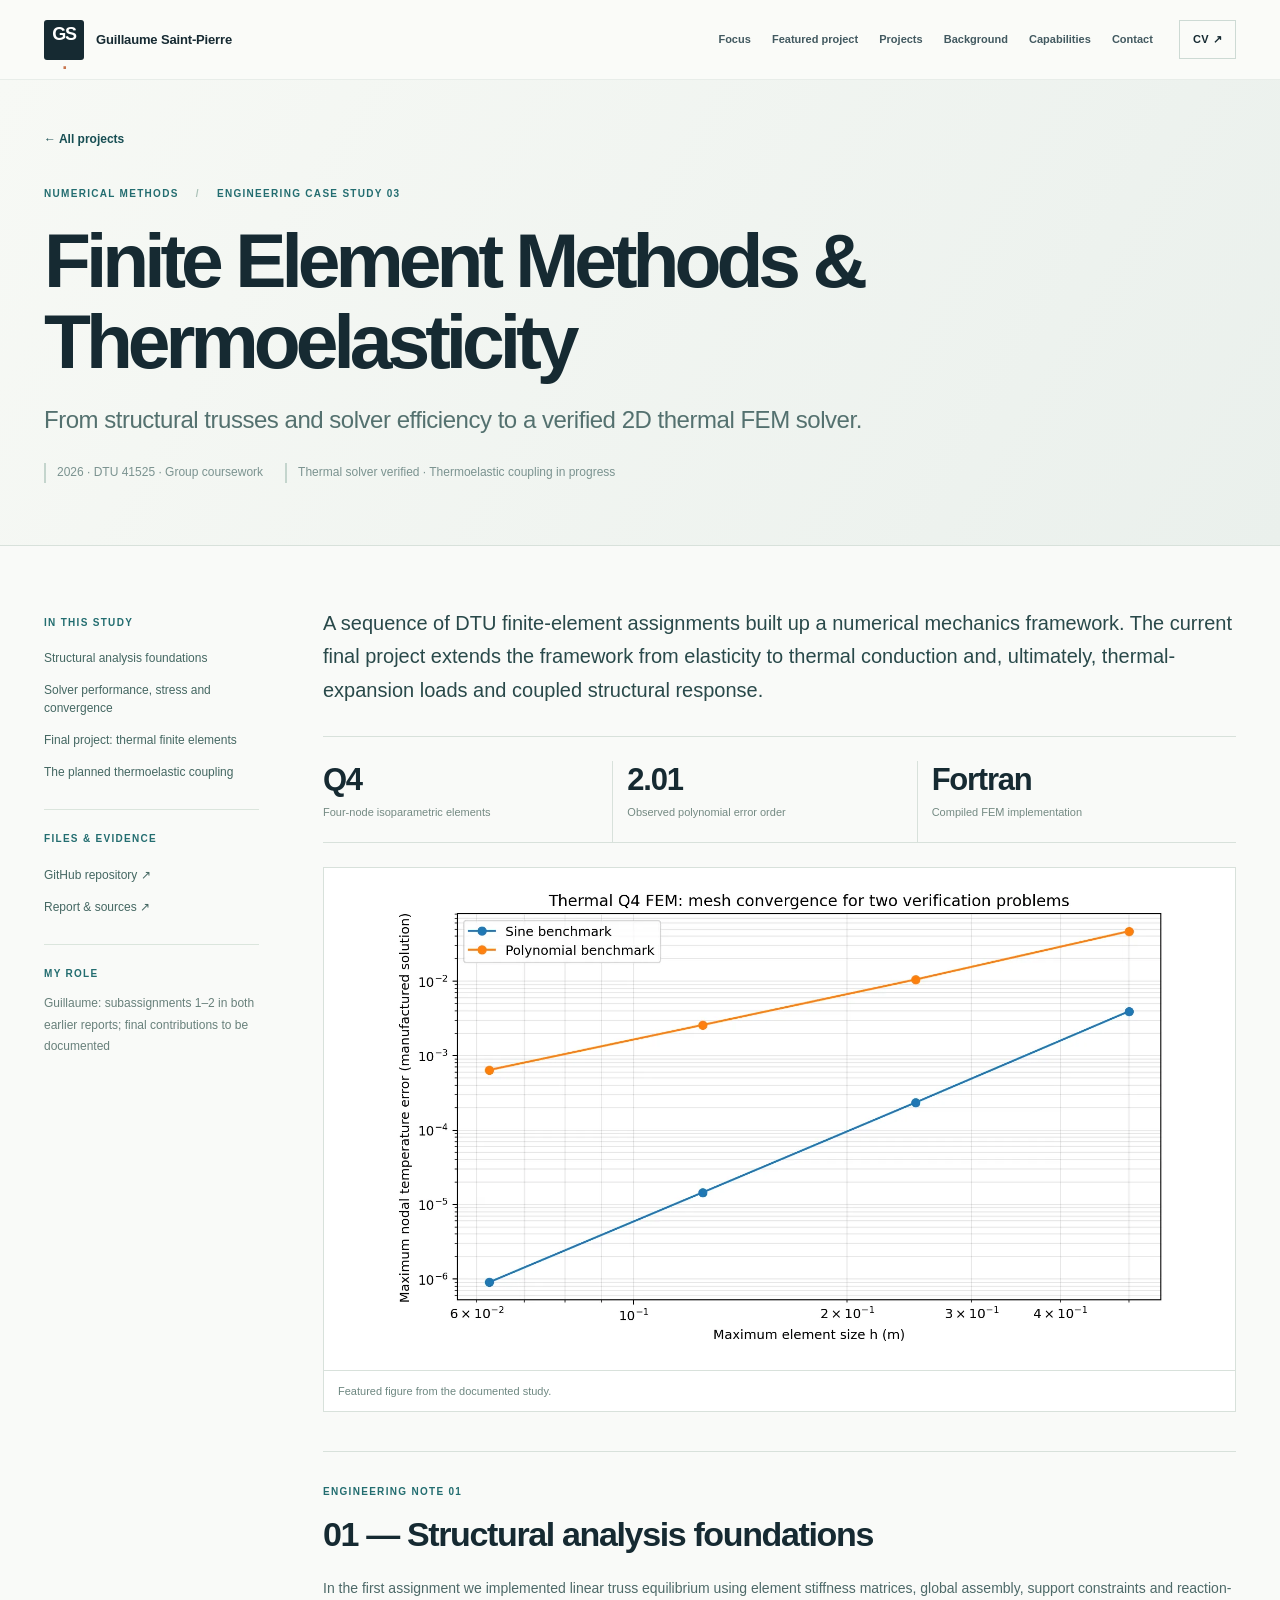
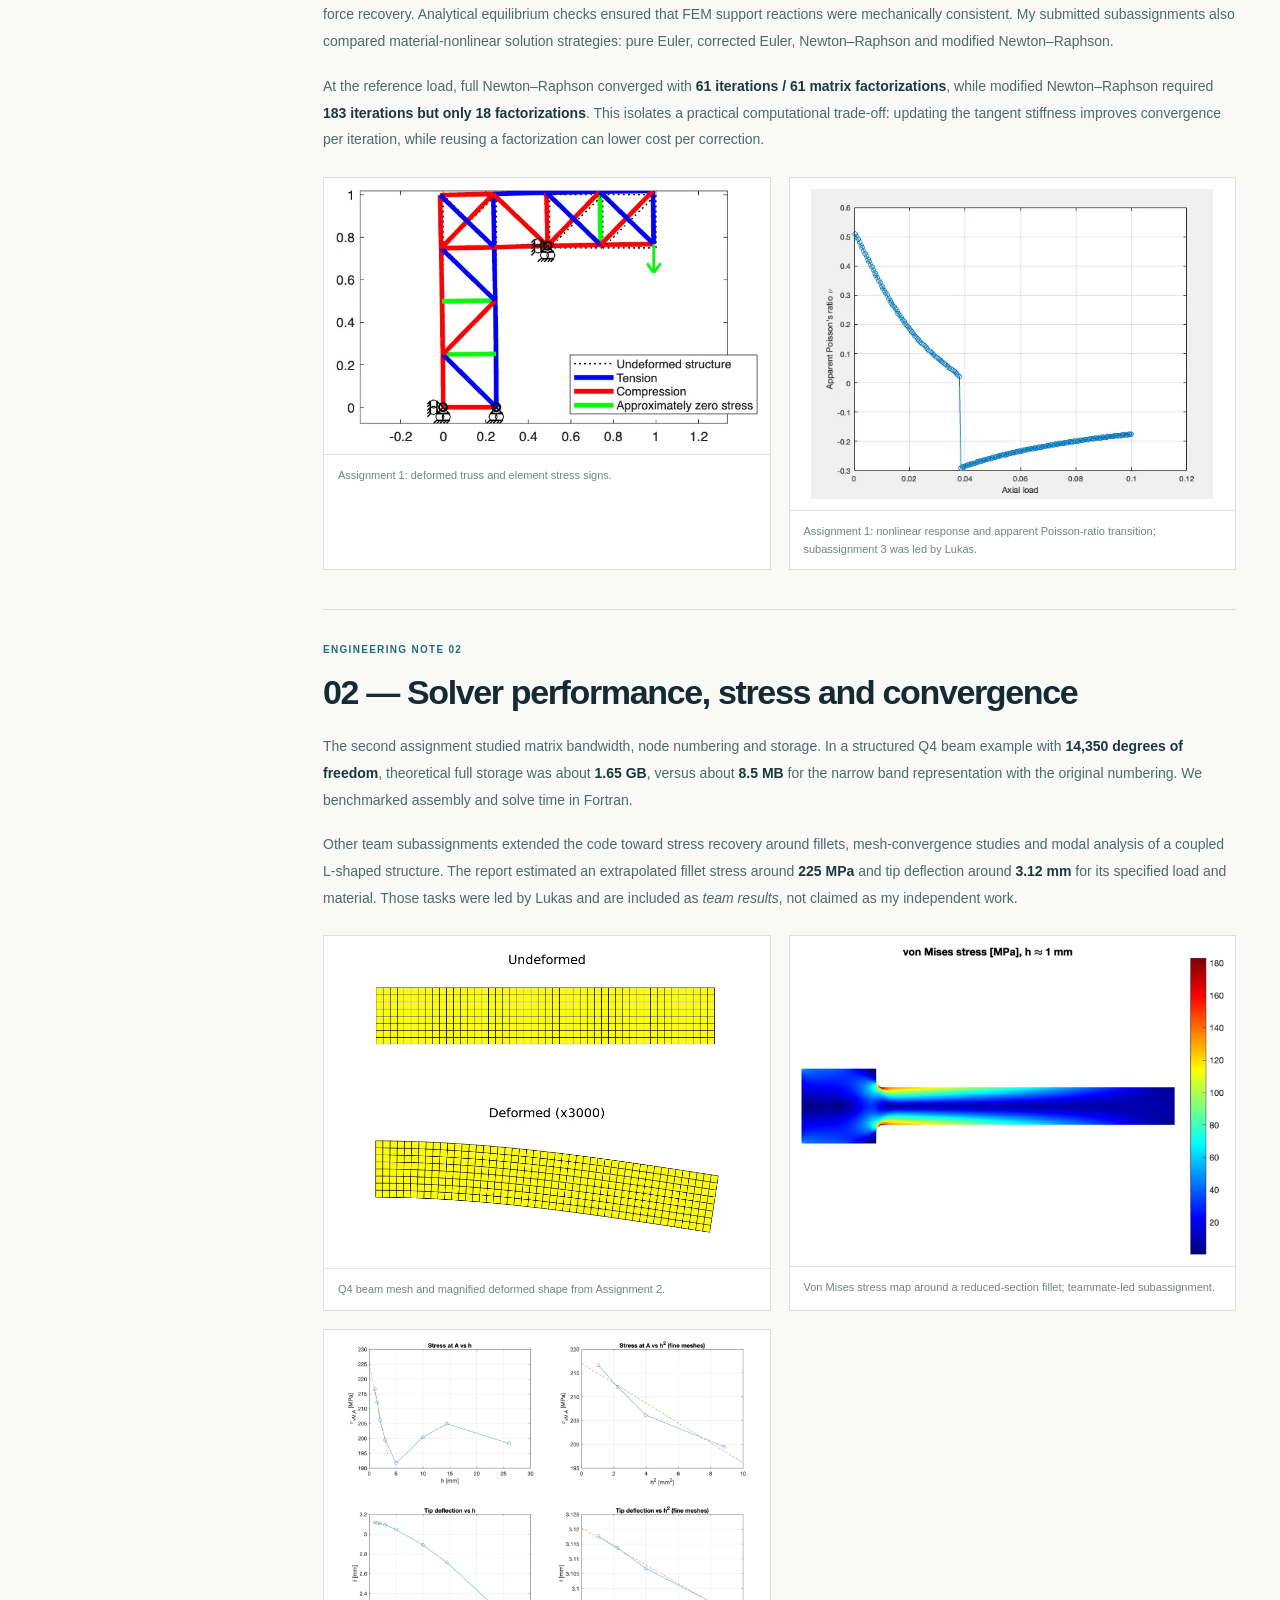
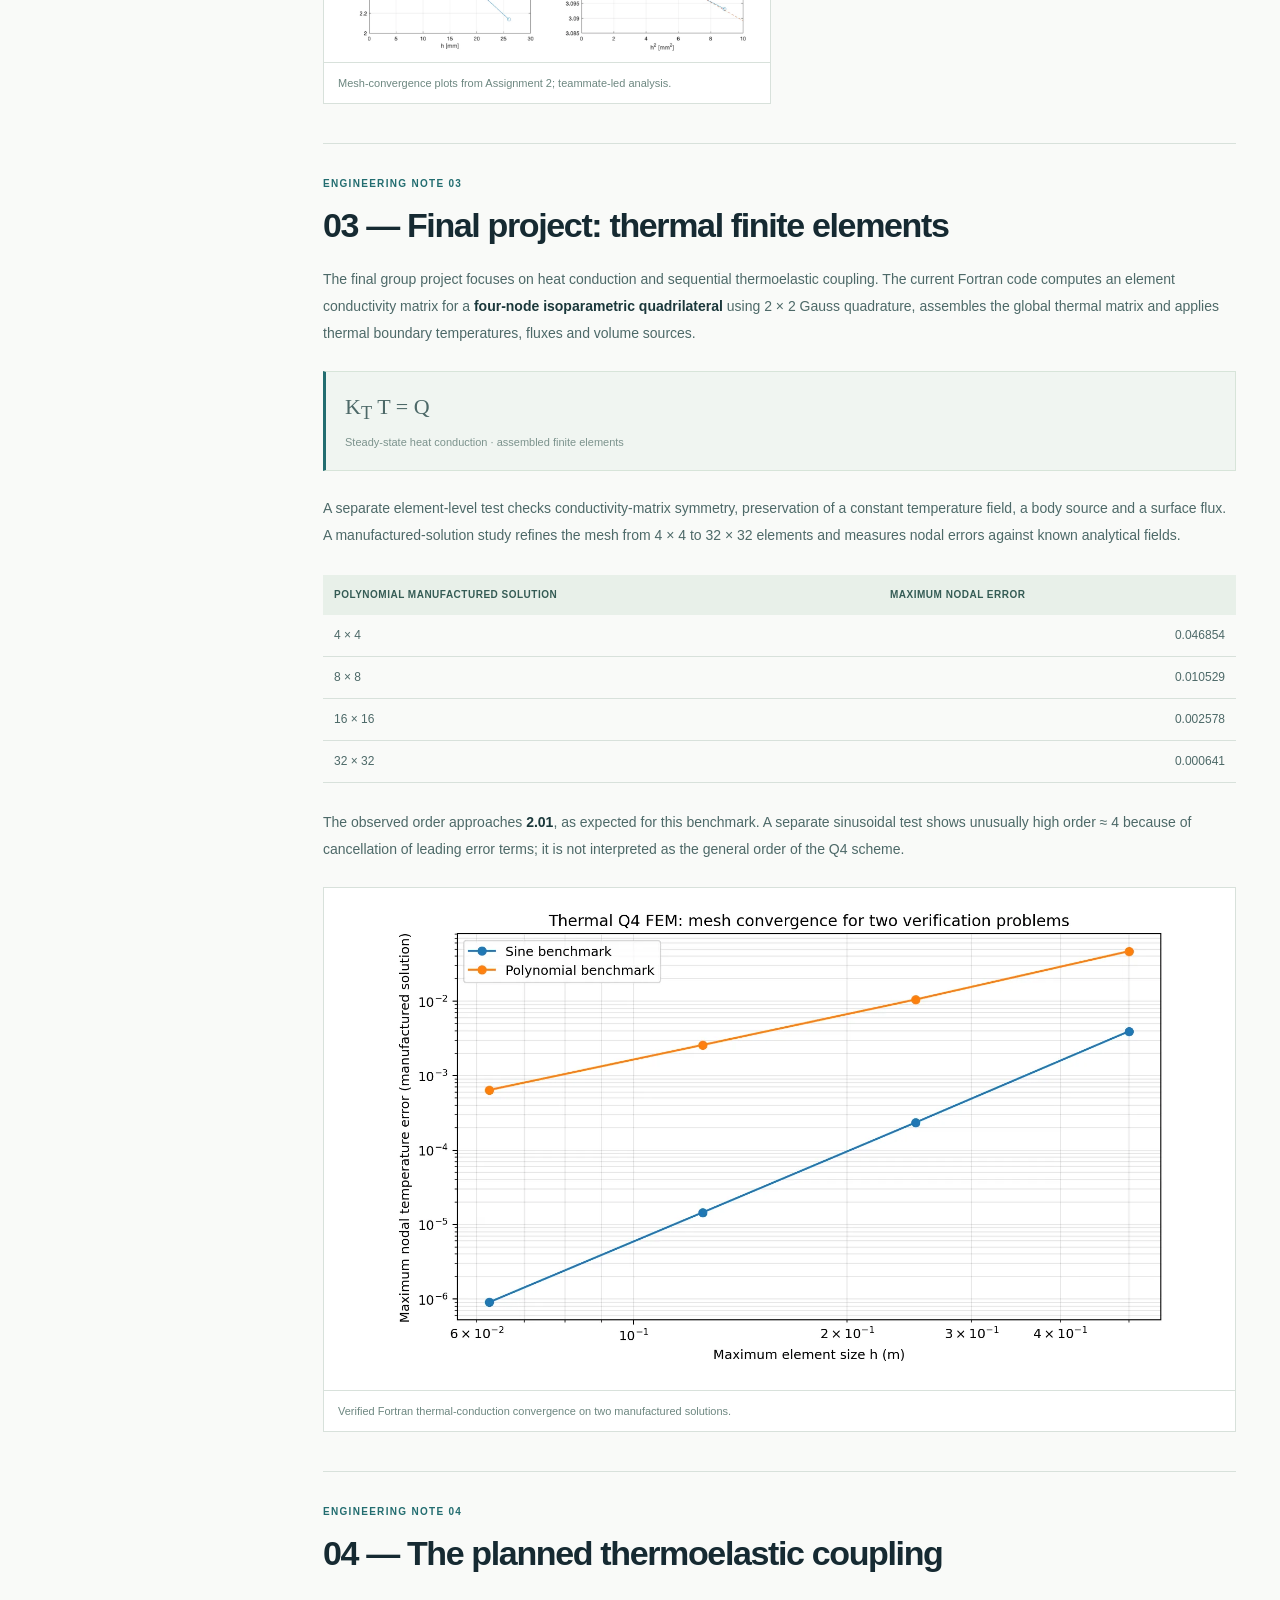
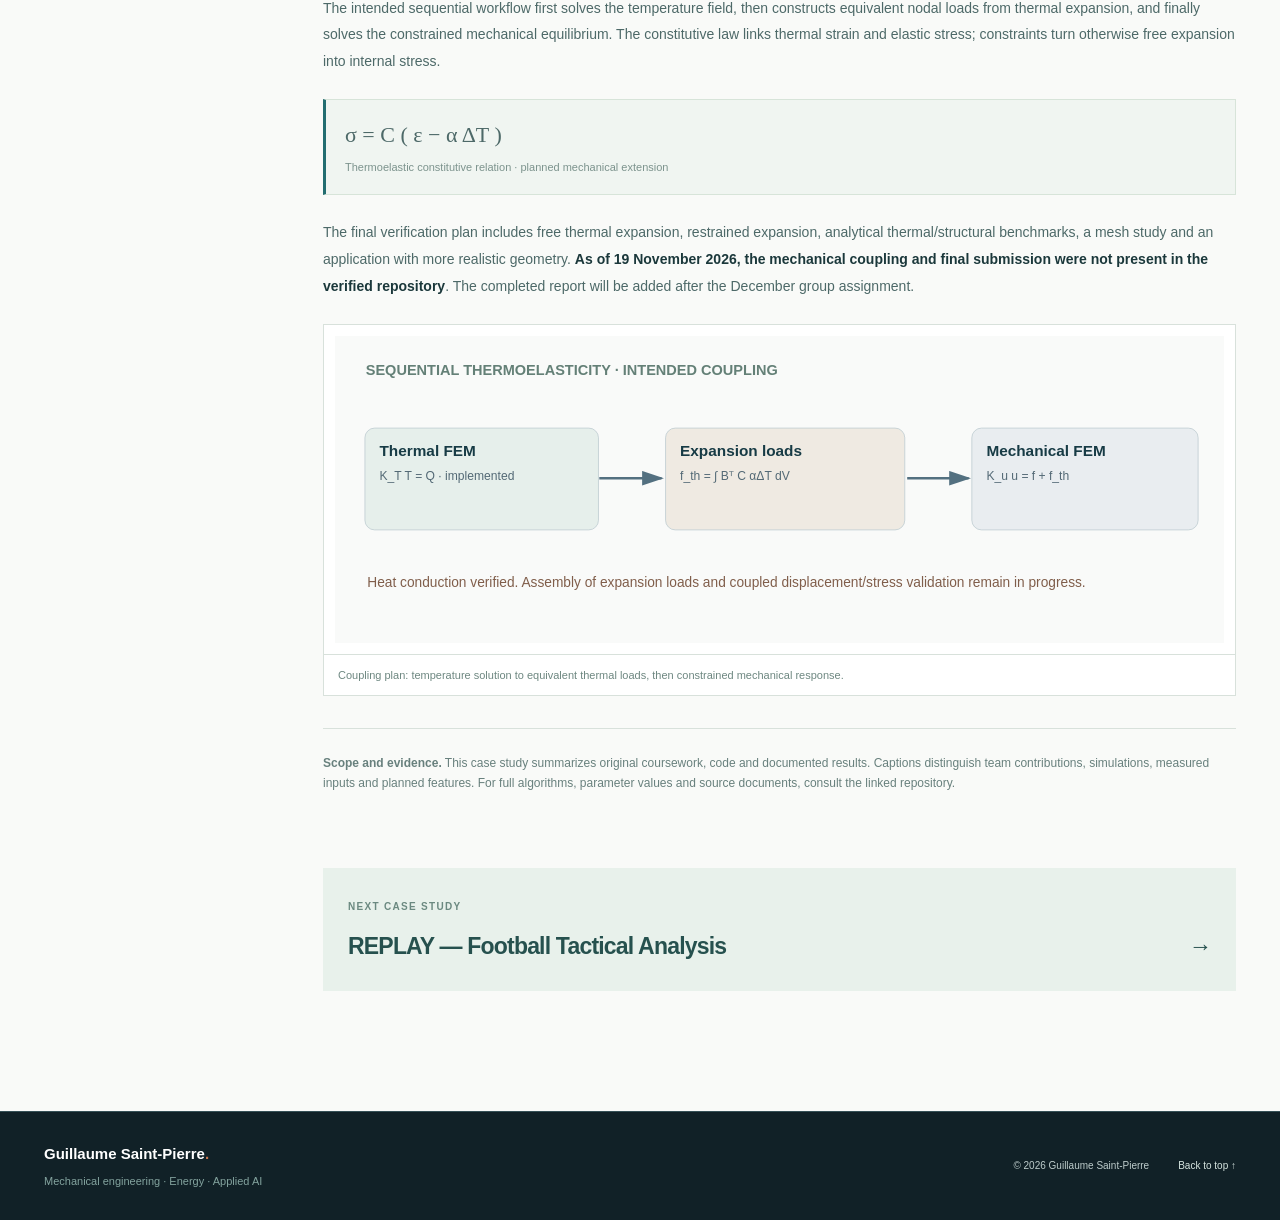
<file: projects/fem.html>
<!doctype html><html lang="en"><head><meta charset="utf-8"><meta name="viewport" content="width=device-width, initial-scale=1"><meta name="theme-color" content="#f7f8f5"><meta name="author" content="Guillaume Saint-Pierre"><meta property="og:type" content="website"><title>Finite Element Methods &amp; Thermoelasticity — Guillaume Saint-Pierre</title><meta name="description" content="Extending finite-element analysis from structural mechanics to verified thermal conduction, with a coupled thermoelastic response as the final integration goal."><link rel="stylesheet" href="../styles.css"><link rel="stylesheet" href="../case.css"></head><body class="case-page" id="top"><header class="site-header" id="site-header"><div class="container header-inner"><a href="../index.html#top" class="brand" aria-label="Guillaume Saint-Pierre — Home"><span class="brand-icon">GS<span>.</span></span><span class="brand-name">Guillaume Saint-Pierre</span></a><nav class="desktop-nav" aria-label="Main navigation"><a href="../index.html#focus">Focus</a><a href="../index.html#featured">Featured project</a><a href="../index.html#projects">Projects</a><a href="../index.html#background">Background</a><a href="../index.html#capabilities">Capabilities</a><a href="../index.html#contact">Contact</a></nav><a class="nav-cv" href="../assets/docs/Guillaume_Saint-Pierre_CV.pdf" target="_blank" rel="noopener">CV <span aria-hidden="true">↗</span></a><button class="menu-toggle" aria-label="Open menu" aria-controls="mobile-menu" aria-expanded="false"><span></span><span></span><span></span></button></div><nav class="mobile-nav" id="mobile-menu" aria-label="Mobile navigation" hidden><a href="../index.html#focus">Areas of focus</a><a href="../index.html#featured">Featured project</a><a href="../index.html#projects">Projects</a><a href="../index.html#background">Background</a><a href="../index.html#capabilities">Capabilities</a><a href="../index.html#contact">Contact</a><a href="../assets/docs/Guillaume_Saint-Pierre_CV.pdf" target="_blank" rel="noopener">View CV ↗</a></nav></header><main id="main-content"><article aria-label="Finite Element Methods &amp; Thermoelasticity" class="case-view active" data-project="fem">
<div class="article-top"><div class="shell"><a class="back-link" href="../index.html#projects">← All projects</a><div class="case-breadcrumb">Numerical methods <span>/</span> ENGINEERING CASE STUDY 03</div><h1>Finite Element Methods &amp; Thermoelasticity</h1><p class="case-deck">From structural trusses and solver efficiency to a verified 2D thermal FEM solver.</p><div class="byline"><span>2026 · DTU 41525 · Group coursework</span><span>Thermal solver verified · Thermoelastic coupling in progress</span></div></div></div>
<div class="shell article-columns"><aside class="article-sidebar"><div class="sidetitle">IN THIS STUDY</div><a href="#fem-s1">Structural analysis foundations</a><a href="#fem-s2">Solver performance, stress and convergence</a><a href="#fem-s3">Final project: thermal finite elements</a><a href="#fem-s4">The planned thermoelastic coupling</a><div class="sidebar-rule"></div><div class="sidetitle">FILES &amp; EVIDENCE</div><a class="outlink" href="https://github.com/guillaumesaintpierre/dtu-fem-thermoelasticity" rel="noopener noreferrer" target="_blank">GitHub repository <span aria-hidden="true">↗</span></a><a class="outlink" href="https://github.com/guillaumesaintpierre/dtu-fem-thermoelasticity/tree/main/reports" rel="noopener noreferrer" target="_blank">Report &amp; sources <span aria-hidden="true">↗</span></a><div class="sidebar-rule"></div><div class="sidetitle">MY ROLE</div><p>Guillaume: subassignments 1–2 in both earlier reports; final contributions to be documented</p></aside>
<div class="article-body"><div class="article-lead"><p>A sequence of DTU finite-element assignments built up a numerical mechanics framework. The current final project extends the framework from elasticity to thermal conduction and, ultimately, thermal-expansion loads and coupled structural response.</p></div><div class="article-stats"><div class="stat"><strong>Q4</strong><span>Four-node isoparametric elements</span></div><div class="stat"><strong>2.01</strong><span>Observed polynomial error order</span></div><div class="stat"><strong>Fortran</strong><span>Compiled FEM implementation</span></div></div><figure class="figure figure-wide"><button aria-label="Enlarge: Featured figure from the documented study." class="figure-zoom" data-caption="Featured figure from the documented study." data-zoom="1" type="button"><img alt="Featured figure from the documented study." decoding="async" loading="lazy" src="../assets/images/7ff4ce3615cb.webp"/><span class="zoom-hint">ENLARGE +</span></button><figcaption>Featured figure from the documented study.</figcaption></figure><section class="case-section" id="fem-s1"><div class="section-label">ENGINEERING NOTE 01</div><h2>01 — Structural analysis foundations</h2><div class="section-prose"><p>In the first assignment we implemented linear truss equilibrium using element stiffness matrices, global assembly, support constraints and reaction-force recovery. Analytical equilibrium checks ensured that FEM support reactions were mechanically consistent. My submitted subassignments also compared material-nonlinear solution strategies: pure Euler, corrected Euler, Newton–Raphson and modified Newton–Raphson.</p><p>At the reference load, full Newton–Raphson converged with <strong>61 iterations / 61 matrix factorizations</strong>, while modified Newton–Raphson required <strong>183 iterations but only 18 factorizations</strong>. This isolates a practical computational trade-off: updating the tangent stiffness improves convergence per iteration, while reusing a factorization can lower cost per correction.</p></div><div class="figure-grid"><figure class="figure"><button aria-label="Enlarge: Assignment 1: deformed truss and element stress signs." class="figure-zoom" data-caption="Assignment 1: deformed truss and element stress signs." data-zoom="1" type="button"><img alt="Assignment 1: deformed truss and element stress signs." decoding="async" loading="lazy" src="../assets/images/a68e348595b9.webp"/><span class="zoom-hint">ENLARGE +</span></button><figcaption>Assignment 1: deformed truss and element stress signs.</figcaption></figure><figure class="figure"><button aria-label="Enlarge: Assignment 1: nonlinear response and apparent Poisson-ratio transition; subassignment 3 was led by Lukas." class="figure-zoom" data-caption="Assignment 1: nonlinear response and apparent Poisson-ratio transition; subassignment 3 was led by Lukas." data-zoom="1" type="button"><img alt="Assignment 1: nonlinear response and apparent Poisson-ratio transition; subassignment 3 was led by Lukas." decoding="async" loading="lazy" src="../assets/images/af824906c96c.webp"/><span class="zoom-hint">ENLARGE +</span></button><figcaption>Assignment 1: nonlinear response and apparent Poisson-ratio transition; subassignment 3 was led by Lukas.</figcaption></figure></div></section><section class="case-section" id="fem-s2"><div class="section-label">ENGINEERING NOTE 02</div><h2>02 — Solver performance, stress and convergence</h2><div class="section-prose"><p>The second assignment studied matrix bandwidth, node numbering and storage. In a structured Q4 beam example with <strong>14,350 degrees of freedom</strong>, theoretical full storage was about <strong>1.65 GB</strong>, versus about <strong>8.5 MB</strong> for the narrow band representation with the original numbering. We benchmarked assembly and solve time in Fortran.</p><p>Other team subassignments extended the code toward stress recovery around fillets, mesh-convergence studies and modal analysis of a coupled L-shaped structure. The report estimated an extrapolated fillet stress around <strong>225 MPa</strong> and tip deflection around <strong>3.12 mm</strong> for its specified load and material. Those tasks were led by Lukas and are included as <em>team results</em>, not claimed as my independent work.</p></div><div class="figure-grid"><figure class="figure"><button aria-label="Enlarge: Q4 beam mesh and magnified deformed shape from Assignment 2." class="figure-zoom" data-caption="Q4 beam mesh and magnified deformed shape from Assignment 2." data-zoom="1" type="button"><img alt="Q4 beam mesh and magnified deformed shape from Assignment 2." decoding="async" loading="lazy" src="../assets/images/920e0f4471e7.webp"/><span class="zoom-hint">ENLARGE +</span></button><figcaption>Q4 beam mesh and magnified deformed shape from Assignment 2.</figcaption></figure><figure class="figure"><button aria-label="Enlarge: Von Mises stress map around a reduced-section fillet; teammate-led subassignment." class="figure-zoom" data-caption="Von Mises stress map around a reduced-section fillet; teammate-led subassignment." data-zoom="1" type="button"><img alt="Von Mises stress map around a reduced-section fillet; teammate-led subassignment." decoding="async" loading="lazy" src="../assets/images/7e4e2af0a797.webp"/><span class="zoom-hint">ENLARGE +</span></button><figcaption>Von Mises stress map around a reduced-section fillet; teammate-led subassignment.</figcaption></figure><figure class="figure"><button aria-label="Enlarge: Mesh-convergence plots from Assignment 2; teammate-led analysis." class="figure-zoom" data-caption="Mesh-convergence plots from Assignment 2; teammate-led analysis." data-zoom="1" type="button"><img alt="Mesh-convergence plots from Assignment 2; teammate-led analysis." decoding="async" loading="lazy" src="../assets/images/fe1766f9ee6d.webp"/><span class="zoom-hint">ENLARGE +</span></button><figcaption>Mesh-convergence plots from Assignment 2; teammate-led analysis.</figcaption></figure></div></section><section class="case-section" id="fem-s3"><div class="section-label">ENGINEERING NOTE 03</div><h2>03 — Final project: thermal finite elements</h2><div class="section-prose"><p>The final group project focuses on heat conduction and sequential thermoelastic coupling. The current Fortran code computes an element conductivity matrix for a <strong>four-node isoparametric quadrilateral</strong> using 2 × 2 Gauss quadrature, assembles the global thermal matrix and applies thermal boundary temperatures, fluxes and volume sources.</p><div class="equation">K<sub>T</sub> T = Q <span>Steady-state heat conduction · assembled finite elements</span></div><p>A separate element-level test checks conductivity-matrix symmetry, preservation of a constant temperature field, a body source and a surface flux. A manufactured-solution study refines the mesh from 4 × 4 to 32 × 32 elements and measures nodal errors against known analytical fields.</p><table><thead><tr><th>Polynomial manufactured solution</th><th>Maximum nodal error</th></tr></thead><tbody><tr><td>4 × 4</td><td>0.046854</td></tr><tr><td>8 × 8</td><td>0.010529</td></tr><tr><td>16 × 16</td><td>0.002578</td></tr><tr><td>32 × 32</td><td>0.000641</td></tr></tbody></table><p>The observed order approaches <strong>2.01</strong>, as expected for this benchmark. A separate sinusoidal test shows unusually high order ≈ 4 because of cancellation of leading error terms; it is not interpreted as the general order of the Q4 scheme.</p></div><div class="figure-one"><figure class="figure figure-wide"><button aria-label="Enlarge: Verified Fortran thermal-conduction convergence on two manufactured solutions." class="figure-zoom" data-caption="Verified Fortran thermal-conduction convergence on two manufactured solutions." data-zoom="1" type="button"><img alt="Verified Fortran thermal-conduction convergence on two manufactured solutions." decoding="async" loading="lazy" src="../assets/images/7ff4ce3615cb.webp"/><span class="zoom-hint">ENLARGE +</span></button><figcaption>Verified Fortran thermal-conduction convergence on two manufactured solutions.</figcaption></figure></div></section><section class="case-section" id="fem-s4"><div class="section-label">ENGINEERING NOTE 04</div><h2>04 — The planned thermoelastic coupling</h2><div class="section-prose"><p>The intended sequential workflow first solves the temperature field, then constructs equivalent nodal loads from thermal expansion, and finally solves the constrained mechanical equilibrium. The constitutive law links thermal strain and elastic stress; constraints turn otherwise free expansion into internal stress.</p><div class="equation">σ = C ( ε − α ΔT ) <span>Thermoelastic constitutive relation · planned mechanical extension</span></div><p>The final verification plan includes free thermal expansion, restrained expansion, analytical thermal/structural benchmarks, a mesh study and an application with more realistic geometry. <strong>As of 19 November 2026, the mechanical coupling and final submission were not present in the verified repository</strong>. The completed report will be added after the December group assignment.</p></div><div class="figure-one"><figure class="figure figure-wide"><button aria-label="Enlarge: Coupling plan: temperature solution to equivalent thermal loads, then constrained mechanical response." class="figure-zoom" data-caption="Coupling plan: temperature solution to equivalent thermal loads, then constrained mechanical response." data-zoom="1" type="button"><img alt="Coupling plan: temperature solution to equivalent thermal loads, then constrained mechanical response." decoding="async" loading="lazy" src="../assets/images/801a8e1d2bc1.svg"/><span class="zoom-hint">ENLARGE +</span></button><figcaption>Coupling plan: temperature solution to equivalent thermal loads, then constrained mechanical response.</figcaption></figure></div></section><div class="case-footnote"><strong>Scope and evidence.</strong> This case study summarizes original coursework, code and documented results. Captions distinguish team contributions, simulations, measured inputs and planned features. For full algorithms, parameter values and source documents, consult the linked repository.</div><div class="next-project"><span>NEXT CASE STUDY</span><a href="replay.html">REPLAY — Football Tactical Analysis <b>→</b></a></div></div></div></article></main><footer class="site-footer"><div class="container footer-inner"><div><a class="footer-brand" href="../index.html#top">Guillaume Saint-Pierre<span>.</span></a><p>Mechanical engineering · Energy · Applied AI</p></div><div class="footer-right"><span>© 2026 Guillaume Saint-Pierre</span><a href="../index.html#top">Back to top ↑</a></div></div></footer><div class="lightbox" id="lightbox" role="dialog" aria-modal="true" aria-label="Project image" hidden><button class="lightbox-close" type="button" aria-label="Close image">×</button><img alt="" id="lightbox-image"><p id="lightbox-caption"></p></div><script src="../script.js" defer></script></body></html>
</file>
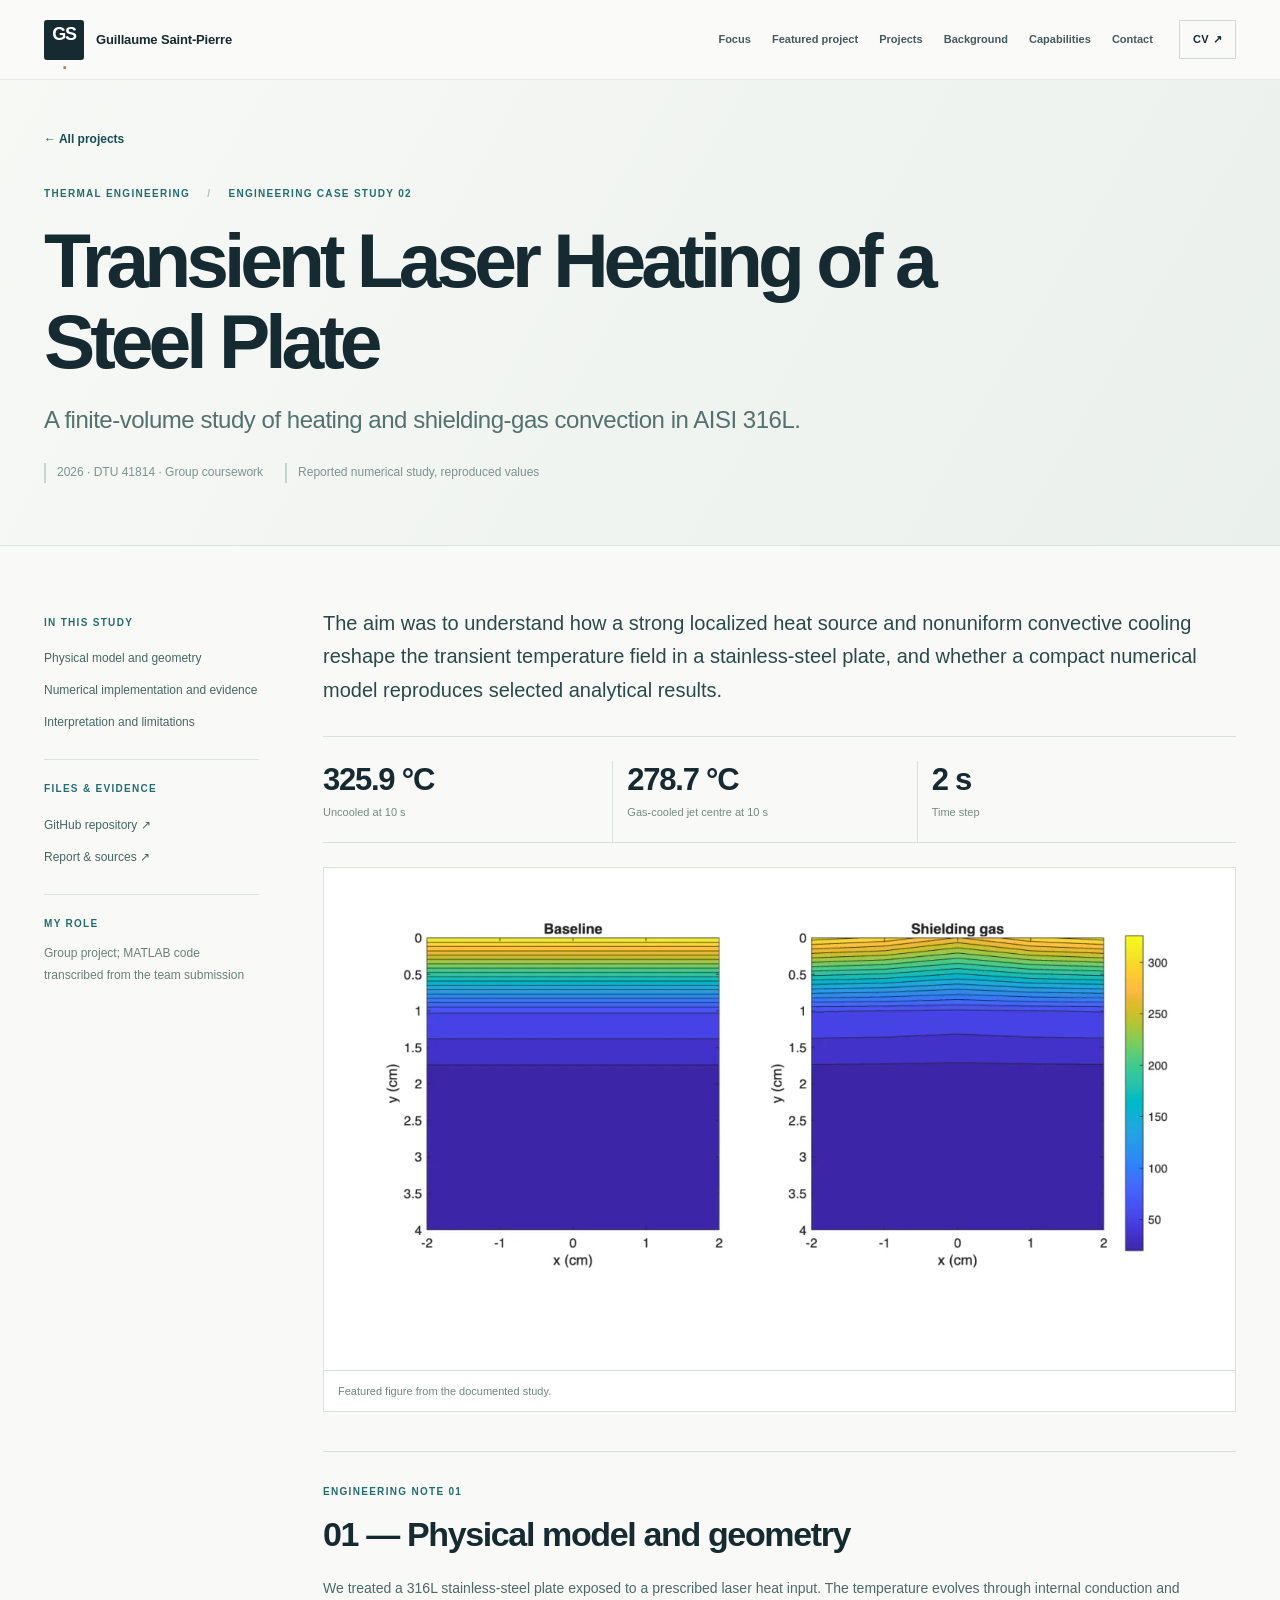
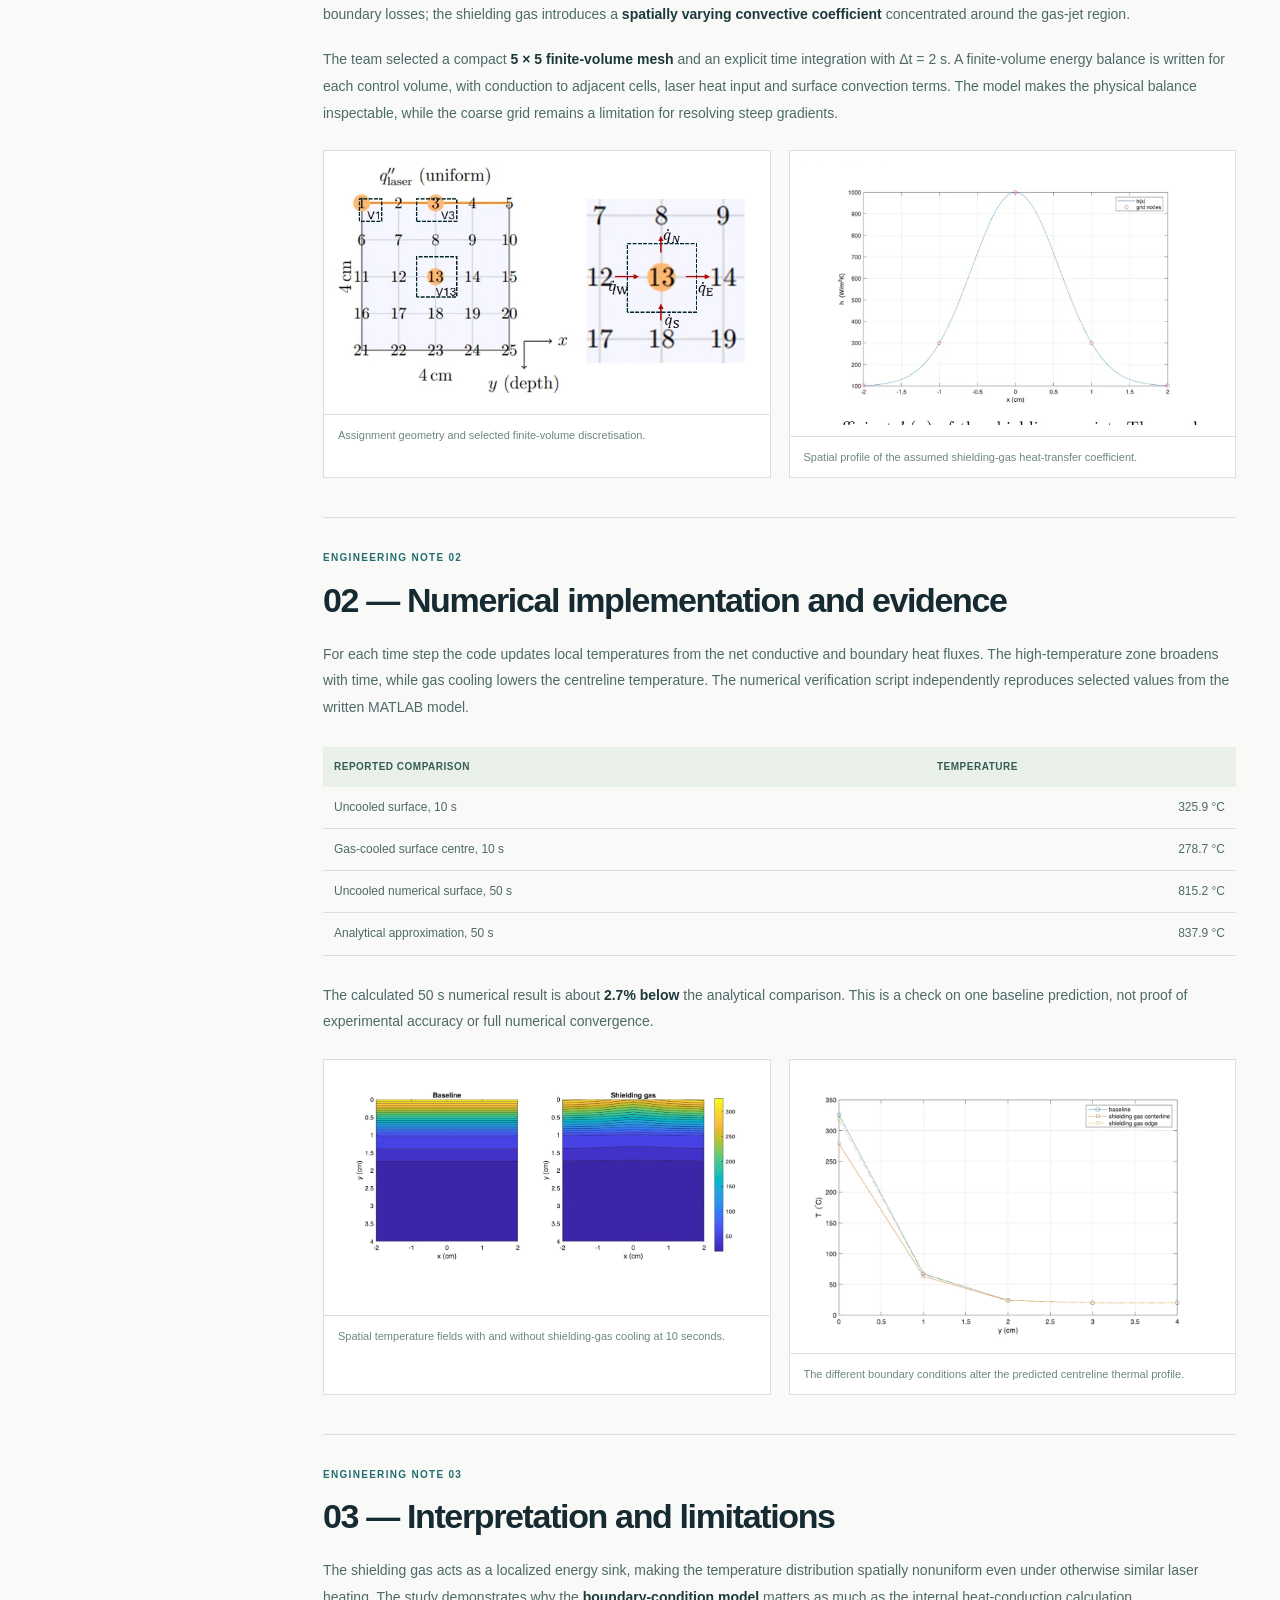
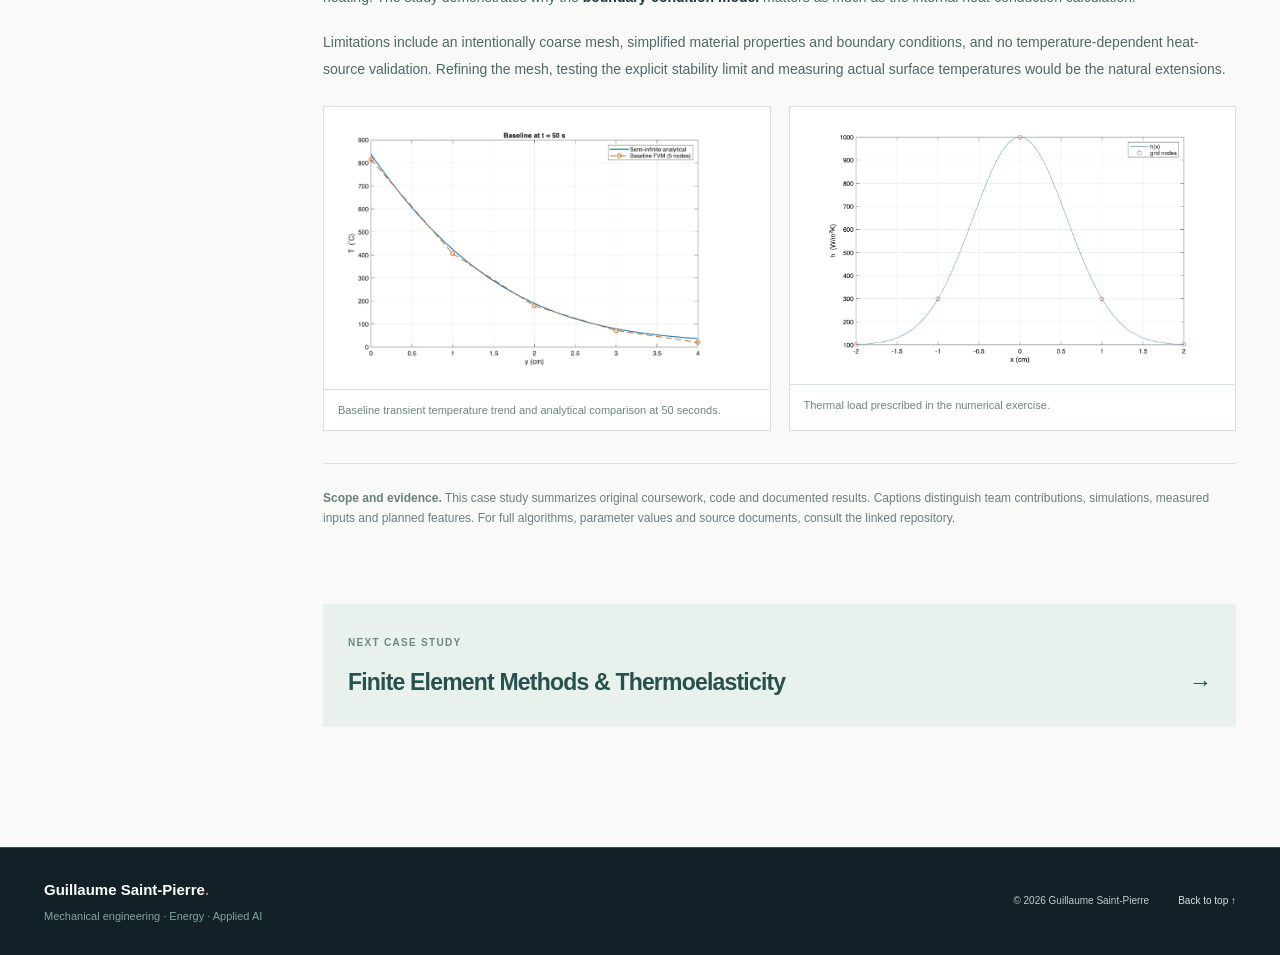
<file: projects/heat.html>
<!doctype html><html lang="en"><head><meta charset="utf-8"><meta name="viewport" content="width=device-width, initial-scale=1"><meta name="theme-color" content="#f7f8f5"><meta name="author" content="Guillaume Saint-Pierre"><meta property="og:type" content="website"><title>Transient Laser Heating — Guillaume Saint-Pierre</title><meta name="description" content="A finite-volume model for transient laser heating of an AISI 316L steel plate, exploring the influence of spatially varying shielding-gas convection."><link rel="stylesheet" href="../styles.css"><link rel="stylesheet" href="../case.css"></head><body class="case-page" id="top"><header class="site-header" id="site-header"><div class="container header-inner"><a href="../index.html#top" class="brand" aria-label="Guillaume Saint-Pierre — Home"><span class="brand-icon">GS<span>.</span></span><span class="brand-name">Guillaume Saint-Pierre</span></a><nav class="desktop-nav" aria-label="Main navigation"><a href="../index.html#focus">Focus</a><a href="../index.html#featured">Featured project</a><a href="../index.html#projects">Projects</a><a href="../index.html#background">Background</a><a href="../index.html#capabilities">Capabilities</a><a href="../index.html#contact">Contact</a></nav><a class="nav-cv" href="../assets/docs/Guillaume_Saint-Pierre_CV.pdf" target="_blank" rel="noopener">CV <span aria-hidden="true">↗</span></a><button class="menu-toggle" aria-label="Open menu" aria-controls="mobile-menu" aria-expanded="false"><span></span><span></span><span></span></button></div><nav class="mobile-nav" id="mobile-menu" aria-label="Mobile navigation" hidden><a href="../index.html#focus">Areas of focus</a><a href="../index.html#featured">Featured project</a><a href="../index.html#projects">Projects</a><a href="../index.html#background">Background</a><a href="../index.html#capabilities">Capabilities</a><a href="../index.html#contact">Contact</a><a href="../assets/docs/Guillaume_Saint-Pierre_CV.pdf" target="_blank" rel="noopener">View CV ↗</a></nav></header><main id="main-content"><article aria-label="Transient Laser Heating of a Steel Plate" class="case-view active" data-project="heat">
<div class="article-top"><div class="shell"><a class="back-link" href="../index.html#projects">← All projects</a><div class="case-breadcrumb">Thermal engineering <span>/</span> ENGINEERING CASE STUDY 02</div><h1>Transient Laser Heating of a Steel Plate</h1><p class="case-deck">A finite-volume study of heating and shielding-gas convection in AISI 316L.</p><div class="byline"><span>2026 · DTU 41814 · Group coursework</span><span>Reported numerical study, reproduced values</span></div></div></div>
<div class="shell article-columns"><aside class="article-sidebar"><div class="sidetitle">IN THIS STUDY</div><a href="#heat-s1">Physical model and geometry</a><a href="#heat-s2">Numerical implementation and evidence</a><a href="#heat-s3">Interpretation and limitations</a><div class="sidebar-rule"></div><div class="sidetitle">FILES &amp; EVIDENCE</div><a class="outlink" href="https://github.com/guillaumesaintpierre/dtu-heat-transfer-laser-heating" rel="noopener noreferrer" target="_blank">GitHub repository <span aria-hidden="true">↗</span></a><a class="outlink" href="https://github.com/guillaumesaintpierre/dtu-heat-transfer-laser-heatingd.pdf" rel="noopener noreferrer" target="_blank">Report &amp; sources <span aria-hidden="true">↗</span></a><div class="sidebar-rule"></div><div class="sidetitle">MY ROLE</div><p>Group project; MATLAB code transcribed from the team submission</p></aside>
<div class="article-body"><div class="article-lead"><p>The aim was to understand how a strong localized heat source and nonuniform convective cooling reshape the transient temperature field in a stainless-steel plate, and whether a compact numerical model reproduces selected analytical results.</p></div><div class="article-stats"><div class="stat"><strong>325.9 °C</strong><span>Uncooled at 10 s</span></div><div class="stat"><strong>278.7 °C</strong><span>Gas-cooled jet centre at 10 s</span></div><div class="stat"><strong>2 s</strong><span>Time step</span></div></div><figure class="figure figure-wide"><button aria-label="Enlarge: Featured figure from the documented study." class="figure-zoom" data-caption="Featured figure from the documented study." data-zoom="1" type="button"><img alt="Featured figure from the documented study." decoding="async" loading="lazy" src="../assets/images/39eb01eb99b1.webp"/><span class="zoom-hint">ENLARGE +</span></button><figcaption>Featured figure from the documented study.</figcaption></figure><section class="case-section" id="heat-s1"><div class="section-label">ENGINEERING NOTE 01</div><h2>01 — Physical model and geometry</h2><div class="section-prose"><p>We treated a 316L stainless-steel plate exposed to a prescribed laser heat input. The temperature evolves through internal conduction and boundary losses; the shielding gas introduces a <strong>spatially varying convective coefficient</strong> concentrated around the gas-jet region.</p><p>The team selected a compact <strong>5 × 5 finite-volume mesh</strong> and an explicit time integration with Δt = 2 s. A finite-volume energy balance is written for each control volume, with conduction to adjacent cells, laser heat input and surface convection terms. The model makes the physical balance inspectable, while the coarse grid remains a limitation for resolving steep gradients.</p></div><div class="figure-grid"><figure class="figure"><button aria-label="Enlarge: Assignment geometry and selected finite-volume discretisation." class="figure-zoom" data-caption="Assignment geometry and selected finite-volume discretisation." data-zoom="1" type="button"><img alt="Assignment geometry and selected finite-volume discretisation." decoding="async" loading="lazy" src="../assets/images/fe88db211793.webp"/><span class="zoom-hint">ENLARGE +</span></button><figcaption>Assignment geometry and selected finite-volume discretisation.</figcaption></figure><figure class="figure"><button aria-label="Enlarge: Spatial profile of the assumed shielding-gas heat-transfer coefficient." class="figure-zoom" data-caption="Spatial profile of the assumed shielding-gas heat-transfer coefficient." data-zoom="1" type="button"><img alt="Spatial profile of the assumed shielding-gas heat-transfer coefficient." decoding="async" loading="lazy" src="../assets/images/7f75780f81d9.webp"/><span class="zoom-hint">ENLARGE +</span></button><figcaption>Spatial profile of the assumed shielding-gas heat-transfer coefficient.</figcaption></figure></div></section><section class="case-section" id="heat-s2"><div class="section-label">ENGINEERING NOTE 02</div><h2>02 — Numerical implementation and evidence</h2><div class="section-prose"><p>For each time step the code updates local temperatures from the net conductive and boundary heat fluxes. The high-temperature zone broadens with time, while gas cooling lowers the centreline temperature. The numerical verification script independently reproduces selected values from the written MATLAB model.</p><table><thead><tr><th>Reported comparison</th><th>Temperature</th></tr></thead><tbody><tr><td>Uncooled surface, 10 s</td><td>325.9 °C</td></tr><tr><td>Gas-cooled surface centre, 10 s</td><td>278.7 °C</td></tr><tr><td>Uncooled numerical surface, 50 s</td><td>815.2 °C</td></tr><tr><td>Analytical approximation, 50 s</td><td>837.9 °C</td></tr></tbody></table><p>The calculated 50 s numerical result is about <strong>2.7% below</strong> the analytical comparison. This is a check on one baseline prediction, not proof of experimental accuracy or full numerical convergence.</p></div><div class="figure-grid"><figure class="figure"><button aria-label="Enlarge: Spatial temperature fields with and without shielding-gas cooling at 10 seconds." class="figure-zoom" data-caption="Spatial temperature fields with and without shielding-gas cooling at 10 seconds." data-zoom="1" type="button"><img alt="Spatial temperature fields with and without shielding-gas cooling at 10 seconds." decoding="async" loading="lazy" src="../assets/images/39eb01eb99b1.webp"/><span class="zoom-hint">ENLARGE +</span></button><figcaption>Spatial temperature fields with and without shielding-gas cooling at 10 seconds.</figcaption></figure><figure class="figure"><button aria-label="Enlarge: The different boundary conditions alter the predicted centreline thermal profile." class="figure-zoom" data-caption="The different boundary conditions alter the predicted centreline thermal profile." data-zoom="1" type="button"><img alt="The different boundary conditions alter the predicted centreline thermal profile." decoding="async" loading="lazy" src="../assets/images/2731c1ef985a.webp"/><span class="zoom-hint">ENLARGE +</span></button><figcaption>The different boundary conditions alter the predicted centreline thermal profile.</figcaption></figure></div></section><section class="case-section" id="heat-s3"><div class="section-label">ENGINEERING NOTE 03</div><h2>03 — Interpretation and limitations</h2><div class="section-prose"><p>The shielding gas acts as a localized energy sink, making the temperature distribution spatially nonuniform even under otherwise similar laser heating. The study demonstrates why the <strong>boundary-condition model</strong> matters as much as the internal heat-conduction calculation.</p><p>Limitations include an intentionally coarse mesh, simplified material properties and boundary conditions, and no temperature-dependent heat-source validation. Refining the mesh, testing the explicit stability limit and measuring actual surface temperatures would be the natural extensions.</p></div><div class="figure-grid"><figure class="figure"><button aria-label="Enlarge: Baseline transient temperature trend and analytical comparison at 50 seconds." class="figure-zoom" data-caption="Baseline transient temperature trend and analytical comparison at 50 seconds." data-zoom="1" type="button"><img alt="Baseline transient temperature trend and analytical comparison at 50 seconds." decoding="async" loading="lazy" src="../assets/images/b79fdc7c3e57.webp"/><span class="zoom-hint">ENLARGE +</span></button><figcaption>Baseline transient temperature trend and analytical comparison at 50 seconds.</figcaption></figure><figure class="figure"><button aria-label="Enlarge: Thermal load prescribed in the numerical exercise." class="figure-zoom" data-caption="Thermal load prescribed in the numerical exercise." data-zoom="1" type="button"><img alt="Thermal load prescribed in the numerical exercise." decoding="async" loading="lazy" src="../assets/images/acd2f9d2258b.webp"/><span class="zoom-hint">ENLARGE +</span></button><figcaption>Thermal load prescribed in the numerical exercise.</figcaption></figure></div></section><div class="case-footnote"><strong>Scope and evidence.</strong> This case study summarizes original coursework, code and documented results. Captions distinguish team contributions, simulations, measured inputs and planned features. For full algorithms, parameter values and source documents, consult the linked repository.</div><div class="next-project"><span>NEXT CASE STUDY</span><a href="fem.html">Finite Element Methods &amp; Thermoelasticity <b>→</b></a></div></div></div></article></main><footer class="site-footer"><div class="container footer-inner"><div><a class="footer-brand" href="../index.html#top">Guillaume Saint-Pierre<span>.</span></a><p>Mechanical engineering · Energy · Applied AI</p></div><div class="footer-right"><span>© 2026 Guillaume Saint-Pierre</span><a href="../index.html#top">Back to top ↑</a></div></div></footer><div class="lightbox" id="lightbox" role="dialog" aria-modal="true" aria-label="Project image" hidden><button class="lightbox-close" type="button" aria-label="Close image">×</button><img alt="" id="lightbox-image"><p id="lightbox-caption"></p></div><script src="../script.js" defer></script></body></html>
</file>
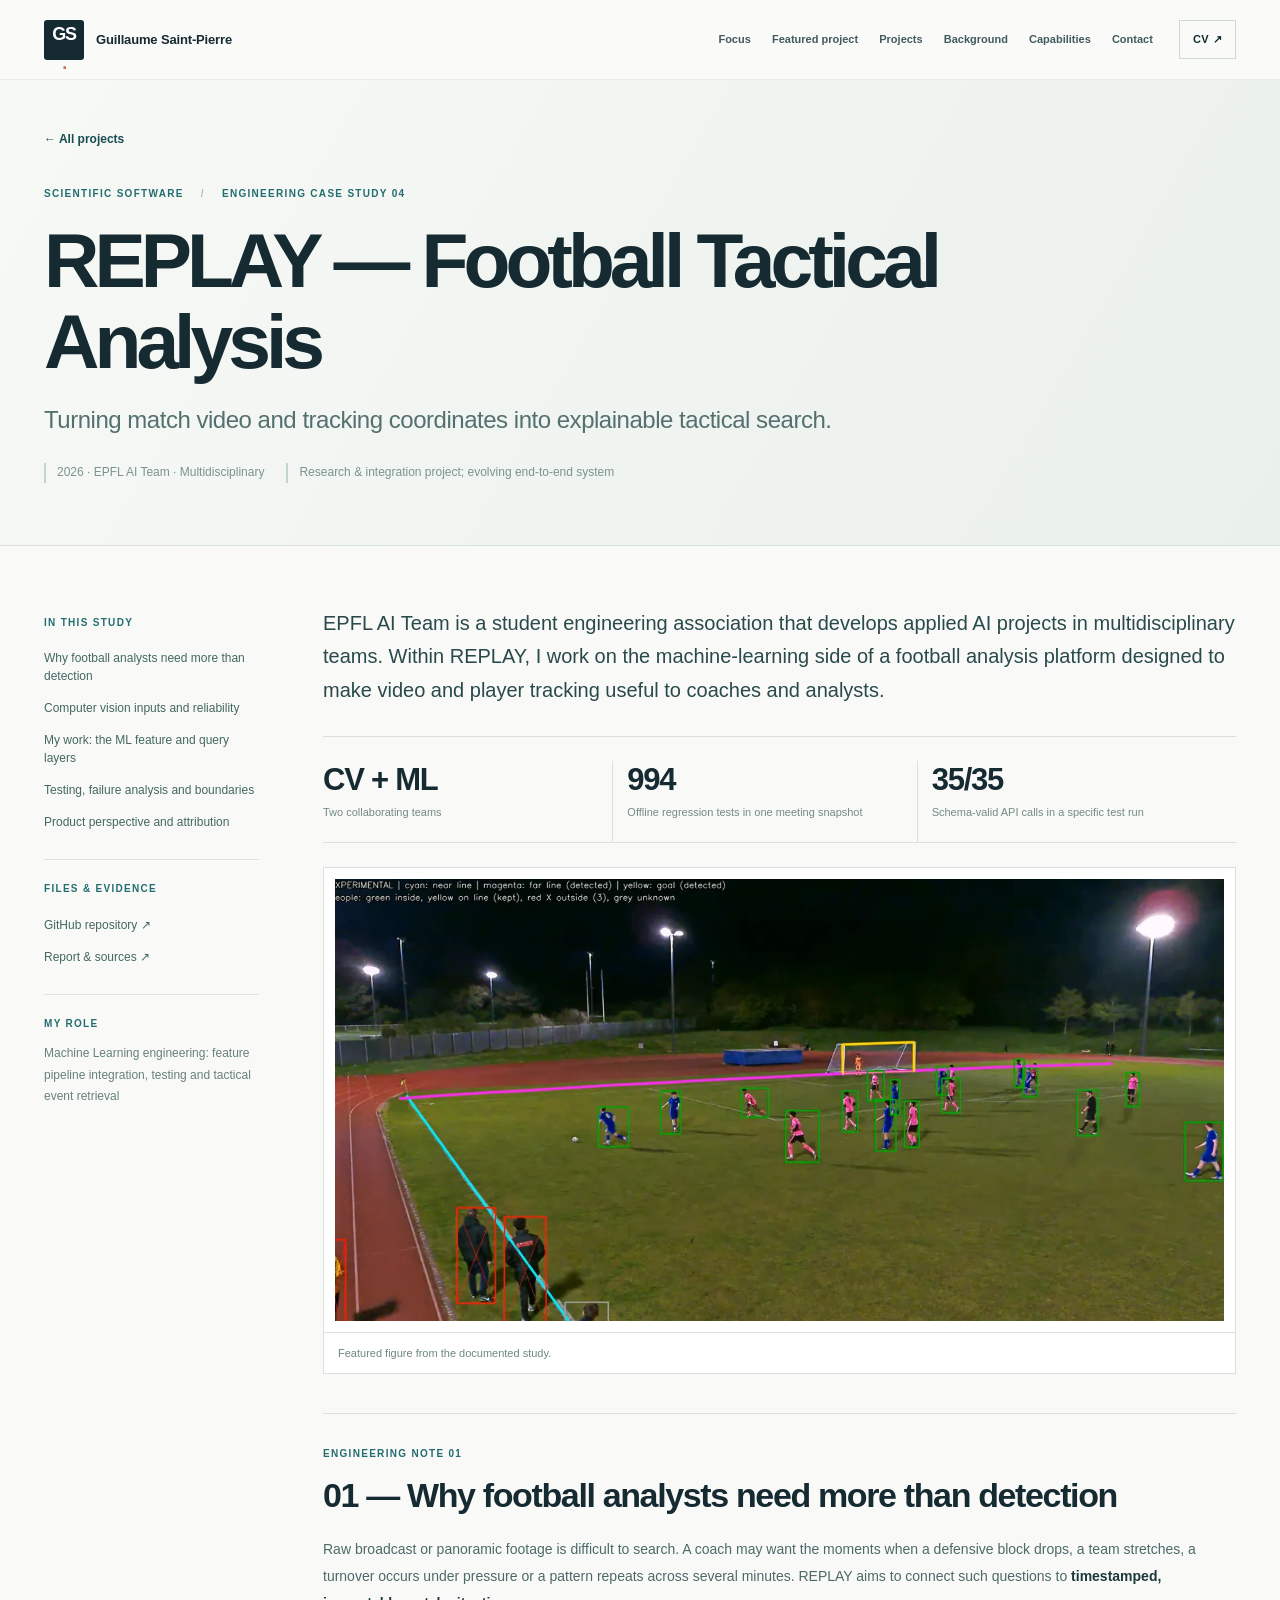
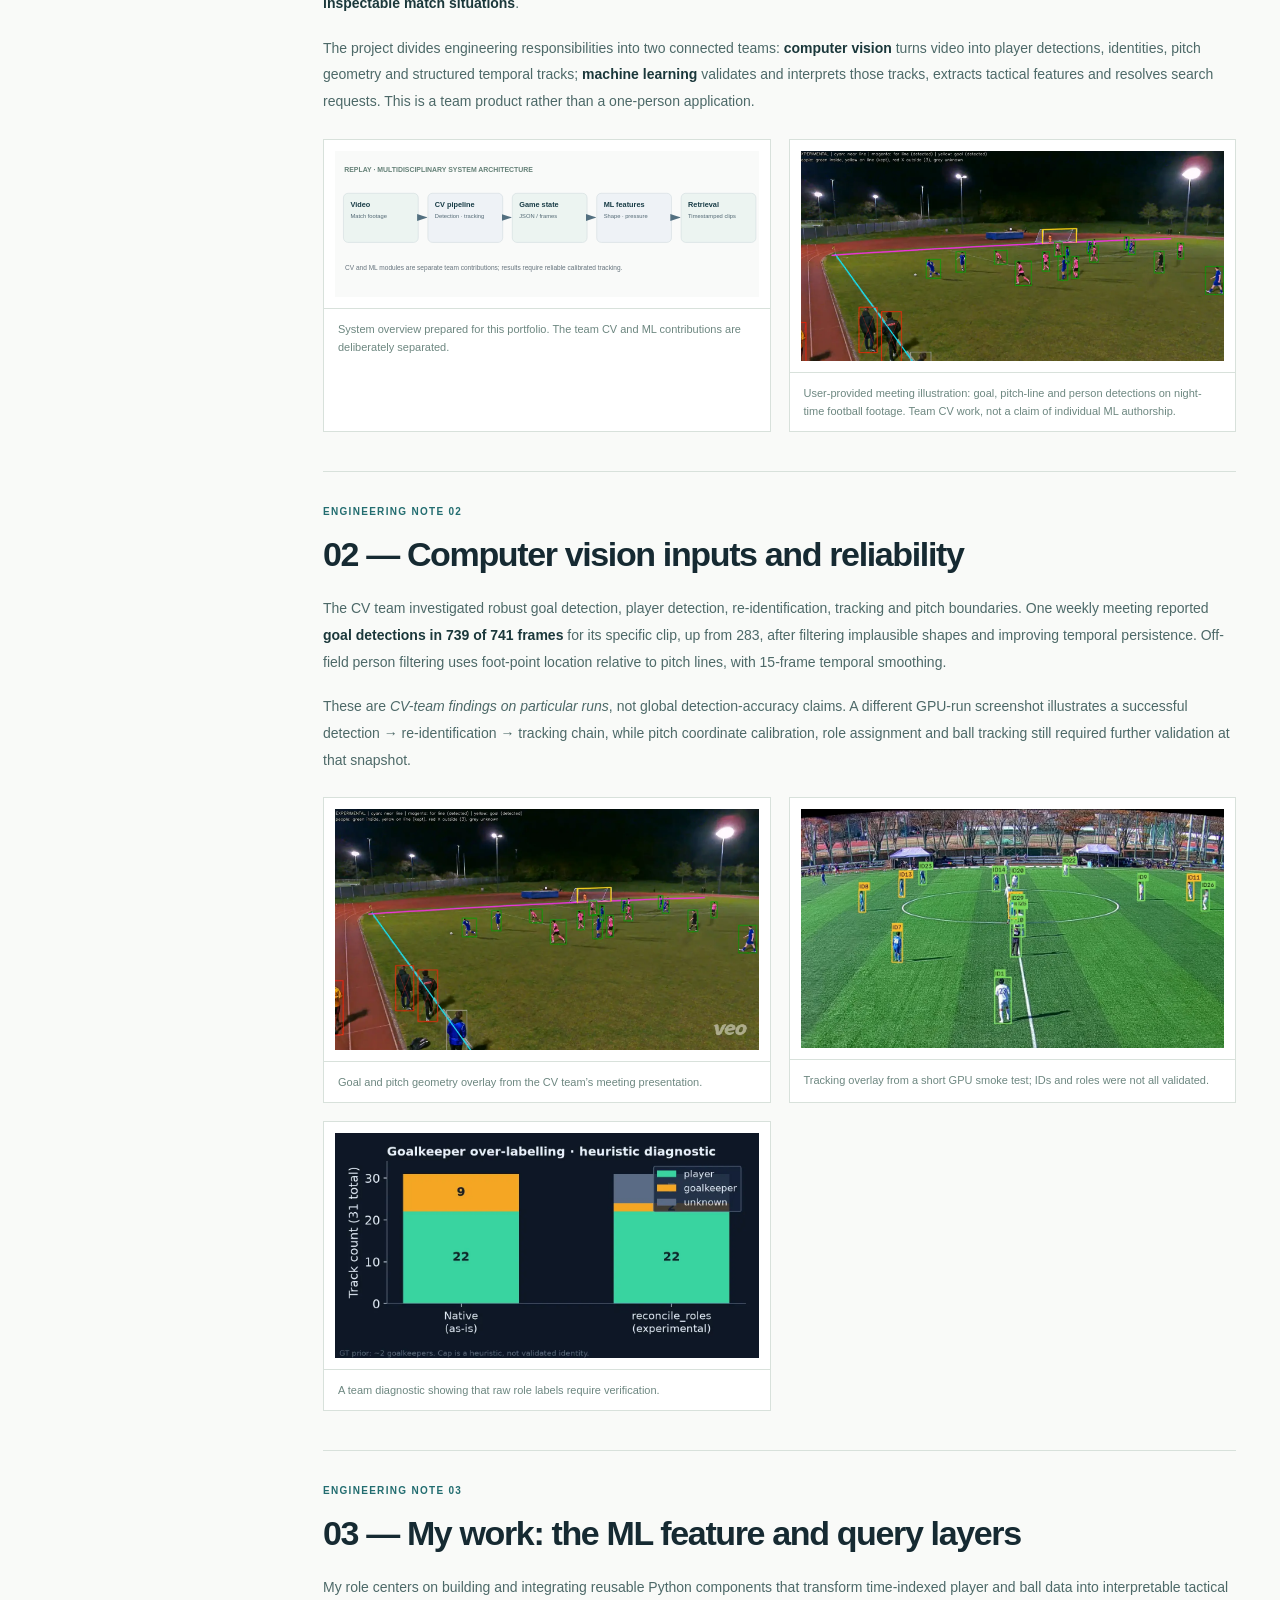
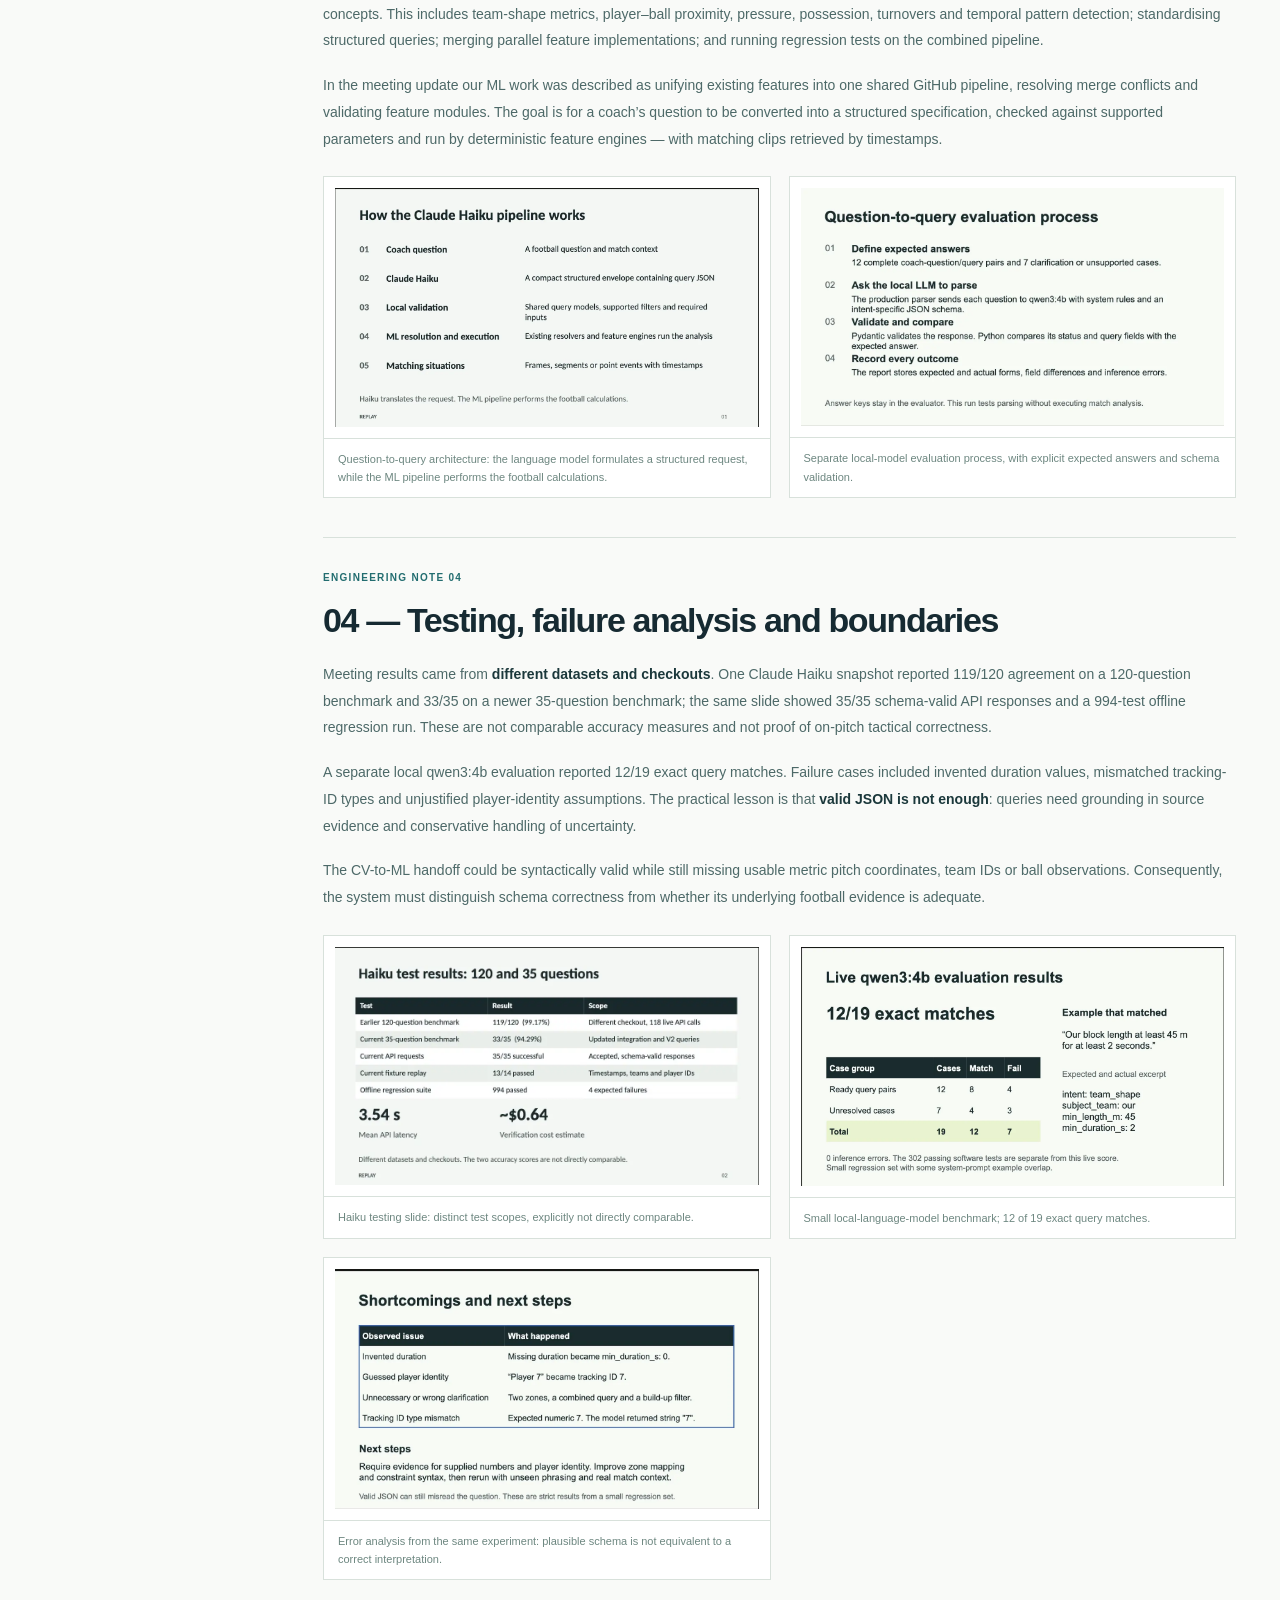
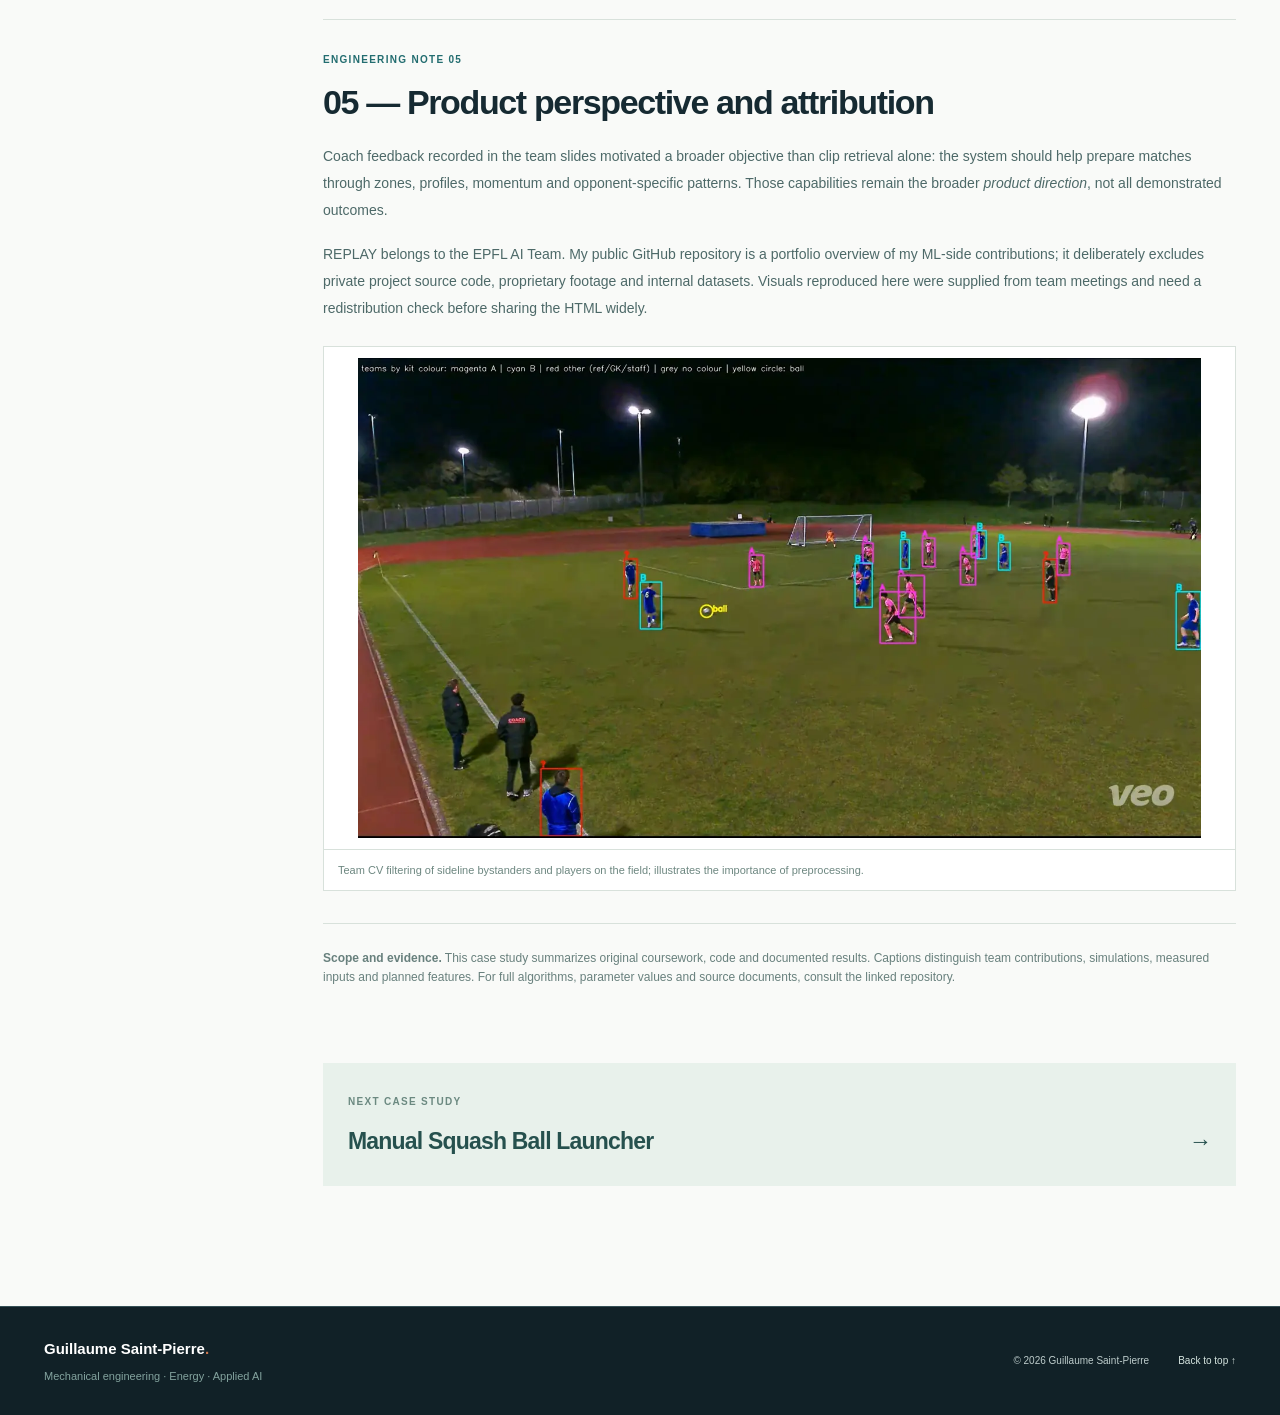
<file: projects/replay.html>
<!doctype html><html lang="en"><head><meta charset="utf-8"><meta name="viewport" content="width=device-width, initial-scale=1"><meta name="theme-color" content="#f7f8f5"><meta name="author" content="Guillaume Saint-Pierre"><meta property="og:type" content="website"><title>REPLAY — Football Tactical Analysis — Guillaume Saint-Pierre</title><meta name="description" content="Building interpretable tactical events from player and ball tracking: possession, pressure, turnovers, team shape and structured natural-language retrieval."><link rel="stylesheet" href="../styles.css"><link rel="stylesheet" href="../case.css"></head><body class="case-page" id="top"><header class="site-header" id="site-header"><div class="container header-inner"><a href="../index.html#top" class="brand" aria-label="Guillaume Saint-Pierre — Home"><span class="brand-icon">GS<span>.</span></span><span class="brand-name">Guillaume Saint-Pierre</span></a><nav class="desktop-nav" aria-label="Main navigation"><a href="../index.html#focus">Focus</a><a href="../index.html#featured">Featured project</a><a href="../index.html#projects">Projects</a><a href="../index.html#background">Background</a><a href="../index.html#capabilities">Capabilities</a><a href="../index.html#contact">Contact</a></nav><a class="nav-cv" href="../assets/docs/Guillaume_Saint-Pierre_CV.pdf" target="_blank" rel="noopener">CV <span aria-hidden="true">↗</span></a><button class="menu-toggle" aria-label="Open menu" aria-controls="mobile-menu" aria-expanded="false"><span></span><span></span><span></span></button></div><nav class="mobile-nav" id="mobile-menu" aria-label="Mobile navigation" hidden><a href="../index.html#focus">Areas of focus</a><a href="../index.html#featured">Featured project</a><a href="../index.html#projects">Projects</a><a href="../index.html#background">Background</a><a href="../index.html#capabilities">Capabilities</a><a href="../index.html#contact">Contact</a><a href="../assets/docs/Guillaume_Saint-Pierre_CV.pdf" target="_blank" rel="noopener">View CV ↗</a></nav></header><main id="main-content"><article aria-label="REPLAY — Football Tactical Analysis" class="case-view active" data-project="replay">
<div class="article-top"><div class="shell"><a class="back-link" href="../index.html#projects">← All projects</a><div class="case-breadcrumb">Scientific software <span>/</span> ENGINEERING CASE STUDY 04</div><h1>REPLAY — Football Tactical Analysis</h1><p class="case-deck">Turning match video and tracking coordinates into explainable tactical search.</p><div class="byline"><span>2026 · EPFL AI Team · Multidisciplinary</span><span>Research &amp; integration project; evolving end-to-end system</span></div></div></div>
<div class="shell article-columns"><aside class="article-sidebar"><div class="sidetitle">IN THIS STUDY</div><a href="#replay-s1">Why football analysts need more than detection</a><a href="#replay-s2">Computer vision inputs and reliability</a><a href="#replay-s3">My work: the ML feature and query layers</a><a href="#replay-s4">Testing, failure analysis and boundaries</a><a href="#replay-s5">Product perspective and attribution</a><div class="sidebar-rule"></div><div class="sidetitle">FILES &amp; EVIDENCE</div><a class="outlink" href="https://github.com/guillaumesaintpierre/replay-football-tactical-analysis" rel="noopener noreferrer" target="_blank">GitHub repository <span aria-hidden="true">↗</span></a><a class="outlink" href="https://github.com/guillaumesaintpierre/replay-football-tactical-analysis" rel="noopener noreferrer" target="_blank">Report &amp; sources <span aria-hidden="true">↗</span></a><div class="sidebar-rule"></div><div class="sidetitle">MY ROLE</div><p>Machine Learning engineering: feature pipeline integration, testing and tactical event retrieval</p></aside>
<div class="article-body"><div class="article-lead"><p>EPFL AI Team is a student engineering association that develops applied AI projects in multidisciplinary teams. Within REPLAY, I work on the machine-learning side of a football analysis platform designed to make video and player tracking useful to coaches and analysts.</p></div><div class="article-stats"><div class="stat"><strong>CV + ML</strong><span>Two collaborating teams</span></div><div class="stat"><strong>994</strong><span>Offline regression tests in one meeting snapshot</span></div><div class="stat"><strong>35/35</strong><span>Schema-valid API calls in a specific test run</span></div></div><figure class="figure figure-wide"><button aria-label="Enlarge: Featured figure from the documented study." class="figure-zoom" data-caption="Featured figure from the documented study." data-zoom="1" type="button"><img alt="Featured figure from the documented study." decoding="async" loading="lazy" src="../assets/images/e4e69fd14da8.webp"/><span class="zoom-hint">ENLARGE +</span></button><figcaption>Featured figure from the documented study.</figcaption></figure><section class="case-section" id="replay-s1"><div class="section-label">ENGINEERING NOTE 01</div><h2>01 — Why football analysts need more than detection</h2><div class="section-prose"><p>Raw broadcast or panoramic footage is difficult to search. A coach may want the moments when a defensive block drops, a team stretches, a turnover occurs under pressure or a pattern repeats across several minutes. REPLAY aims to connect such questions to <strong>timestamped, inspectable match situations</strong>.</p><p>The project divides engineering responsibilities into two connected teams: <strong>computer vision</strong> turns video into player detections, identities, pitch geometry and structured temporal tracks; <strong>machine learning</strong> validates and interprets those tracks, extracts tactical features and resolves search requests. This is a team product rather than a one-person application.</p></div><div class="figure-grid"><figure class="figure"><button aria-label="Enlarge: System overview prepared for this portfolio. The team CV and ML contributions are deliberately separated." class="figure-zoom" data-caption="System overview prepared for this portfolio. The team CV and ML contributions are deliberately separated." data-zoom="1" type="button"><img alt="System overview prepared for this portfolio. The team CV and ML contributions are deliberately separated." decoding="async" loading="lazy" src="../assets/images/c6ed0dc0461c.svg"/><span class="zoom-hint">ENLARGE +</span></button><figcaption>System overview prepared for this portfolio. The team CV and ML contributions are deliberately separated.</figcaption></figure><figure class="figure"><button aria-label="Enlarge: User-provided meeting illustration: goal, pitch-line and person detections on night-time football footage. Team CV work, not a claim of individual ML authorship." class="figure-zoom" data-caption="User-provided meeting illustration: goal, pitch-line and person detections on night-time football footage. Team CV work, not a claim of individual ML authorship." data-zoom="1" type="button"><img alt="User-provided meeting illustration: goal, pitch-line and person detections on night-time football footage. Team CV work, not a claim of individual ML authorship." decoding="async" loading="lazy" src="../assets/images/e4e69fd14da8.webp"/><span class="zoom-hint">ENLARGE +</span></button><figcaption>User-provided meeting illustration: goal, pitch-line and person detections on night-time football footage. Team CV work, not a claim of individual ML authorship.</figcaption></figure></div></section><section class="case-section" id="replay-s2"><div class="section-label">ENGINEERING NOTE 02</div><h2>02 — Computer vision inputs and reliability</h2><div class="section-prose"><p>The CV team investigated robust goal detection, player detection, re-identification, tracking and pitch boundaries. One weekly meeting reported <strong>goal detections in 739 of 741 frames</strong> for its specific clip, up from 283, after filtering implausible shapes and improving temporal persistence. Off-field person filtering uses foot-point location relative to pitch lines, with 15-frame temporal smoothing.</p><p>These are <em>CV-team findings on particular runs</em>, not global detection-accuracy claims. A different GPU-run screenshot illustrates a successful detection → re-identification → tracking chain, while pitch coordinate calibration, role assignment and ball tracking still required further validation at that snapshot.</p></div><div class="figure-grid"><figure class="figure"><button aria-label="Enlarge: Goal and pitch geometry overlay from the CV team’s meeting presentation." class="figure-zoom" data-caption="Goal and pitch geometry overlay from the CV team’s meeting presentation." data-zoom="1" type="button"><img alt="Goal and pitch geometry overlay from the CV team’s meeting presentation." decoding="async" loading="lazy" src="../assets/images/4b062ab70638.webp"/><span class="zoom-hint">ENLARGE +</span></button><figcaption>Goal and pitch geometry overlay from the CV team’s meeting presentation.</figcaption></figure><figure class="figure"><button aria-label="Enlarge: Tracking overlay from a short GPU smoke test; IDs and roles were not all validated." class="figure-zoom" data-caption="Tracking overlay from a short GPU smoke test; IDs and roles were not all validated." data-zoom="1" type="button"><img alt="Tracking overlay from a short GPU smoke test; IDs and roles were not all validated." decoding="async" loading="lazy" src="../assets/images/ee4c60af277a.webp"/><span class="zoom-hint">ENLARGE +</span></button><figcaption>Tracking overlay from a short GPU smoke test; IDs and roles were not all validated.</figcaption></figure><figure class="figure"><button aria-label="Enlarge: A team diagnostic showing that raw role labels require verification." class="figure-zoom" data-caption="A team diagnostic showing that raw role labels require verification." data-zoom="1" type="button"><img alt="A team diagnostic showing that raw role labels require verification." decoding="async" loading="lazy" src="../assets/images/7bfc788a7547.webp"/><span class="zoom-hint">ENLARGE +</span></button><figcaption>A team diagnostic showing that raw role labels require verification.</figcaption></figure></div></section><section class="case-section" id="replay-s3"><div class="section-label">ENGINEERING NOTE 03</div><h2>03 — My work: the ML feature and query layers</h2><div class="section-prose"><p>My role centers on building and integrating reusable Python components that transform time-indexed player and ball data into interpretable tactical concepts. This includes team-shape metrics, player–ball proximity, pressure, possession, turnovers and temporal pattern detection; standardising structured queries; merging parallel feature implementations; and running regression tests on the combined pipeline.</p><p>In the meeting update our ML work was described as unifying existing features into one shared GitHub pipeline, resolving merge conflicts and validating feature modules. The goal is for a coach’s question to be converted into a structured specification, checked against supported parameters and run by deterministic feature engines — with matching clips retrieved by timestamps.</p></div><div class="figure-grid"><figure class="figure"><button aria-label="Enlarge: Question-to-query architecture: the language model formulates a structured request, while the ML pipeline performs the football calculations." class="figure-zoom" data-caption="Question-to-query architecture: the language model formulates a structured request, while the ML pipeline performs the football calculations." data-zoom="1" type="button"><img alt="Question-to-query architecture: the language model formulates a structured request, while the ML pipeline performs the football calculations." decoding="async" loading="lazy" src="../assets/images/78d22c7759a5.webp"/><span class="zoom-hint">ENLARGE +</span></button><figcaption>Question-to-query architecture: the language model formulates a structured request, while the ML pipeline performs the football calculations.</figcaption></figure><figure class="figure"><button aria-label="Enlarge: Separate local-model evaluation process, with explicit expected answers and schema validation." class="figure-zoom" data-caption="Separate local-model evaluation process, with explicit expected answers and schema validation." data-zoom="1" type="button"><img alt="Separate local-model evaluation process, with explicit expected answers and schema validation." decoding="async" loading="lazy" src="../assets/images/bd19cd91308a.webp"/><span class="zoom-hint">ENLARGE +</span></button><figcaption>Separate local-model evaluation process, with explicit expected answers and schema validation.</figcaption></figure></div></section><section class="case-section" id="replay-s4"><div class="section-label">ENGINEERING NOTE 04</div><h2>04 — Testing, failure analysis and boundaries</h2><div class="section-prose"><p>Meeting results came from <strong>different datasets and checkouts</strong>. One Claude Haiku snapshot reported 119/120 agreement on a 120-question benchmark and 33/35 on a newer 35-question benchmark; the same slide showed 35/35 schema-valid API responses and a 994-test offline regression run. These are not comparable accuracy measures and not proof of on-pitch tactical correctness.</p><p>A separate local qwen3:4b evaluation reported 12/19 exact query matches. Failure cases included invented duration values, mismatched tracking-ID types and unjustified player-identity assumptions. The practical lesson is that <strong>valid JSON is not enough</strong>: queries need grounding in source evidence and conservative handling of uncertainty.</p><p>The CV-to-ML handoff could be syntactically valid while still missing usable metric pitch coordinates, team IDs or ball observations. Consequently, the system must distinguish schema correctness from whether its underlying football evidence is adequate.</p></div><div class="figure-grid"><figure class="figure"><button aria-label="Enlarge: Haiku testing slide: distinct test scopes, explicitly not directly comparable." class="figure-zoom" data-caption="Haiku testing slide: distinct test scopes, explicitly not directly comparable." data-zoom="1" type="button"><img alt="Haiku testing slide: distinct test scopes, explicitly not directly comparable." decoding="async" loading="lazy" src="../assets/images/44e4199eb13d.webp"/><span class="zoom-hint">ENLARGE +</span></button><figcaption>Haiku testing slide: distinct test scopes, explicitly not directly comparable.</figcaption></figure><figure class="figure"><button aria-label="Enlarge: Small local-language-model benchmark; 12 of 19 exact query matches." class="figure-zoom" data-caption="Small local-language-model benchmark; 12 of 19 exact query matches." data-zoom="1" type="button"><img alt="Small local-language-model benchmark; 12 of 19 exact query matches." decoding="async" loading="lazy" src="../assets/images/3080d2014703.webp"/><span class="zoom-hint">ENLARGE +</span></button><figcaption>Small local-language-model benchmark; 12 of 19 exact query matches.</figcaption></figure><figure class="figure"><button aria-label="Enlarge: Error analysis from the same experiment: plausible schema is not equivalent to a correct interpretation." class="figure-zoom" data-caption="Error analysis from the same experiment: plausible schema is not equivalent to a correct interpretation." data-zoom="1" type="button"><img alt="Error analysis from the same experiment: plausible schema is not equivalent to a correct interpretation." decoding="async" loading="lazy" src="../assets/images/4eca08e4055d.webp"/><span class="zoom-hint">ENLARGE +</span></button><figcaption>Error analysis from the same experiment: plausible schema is not equivalent to a correct interpretation.</figcaption></figure></div></section><section class="case-section" id="replay-s5"><div class="section-label">ENGINEERING NOTE 05</div><h2>05 — Product perspective and attribution</h2><div class="section-prose"><p>Coach feedback recorded in the team slides motivated a broader objective than clip retrieval alone: the system should help prepare matches through zones, profiles, momentum and opponent-specific patterns. Those capabilities remain the broader <em>product direction</em>, not all demonstrated outcomes.</p><p>REPLAY belongs to the EPFL AI Team. My public GitHub repository is a portfolio overview of my ML-side contributions; it deliberately excludes private project source code, proprietary footage and internal datasets. Visuals reproduced here were supplied from team meetings and need a redistribution check before sharing the HTML widely.</p></div><div class="figure-one"><figure class="figure figure-wide"><button aria-label="Enlarge: Team CV filtering of sideline bystanders and players on the field; illustrates the importance of preprocessing." class="figure-zoom" data-caption="Team CV filtering of sideline bystanders and players on the field; illustrates the importance of preprocessing." data-zoom="1" type="button"><img alt="Team CV filtering of sideline bystanders and players on the field; illustrates the importance of preprocessing." decoding="async" loading="lazy" src="../assets/images/e488b5f3d352.webp"/><span class="zoom-hint">ENLARGE +</span></button><figcaption>Team CV filtering of sideline bystanders and players on the field; illustrates the importance of preprocessing.</figcaption></figure></div></section><div class="case-footnote"><strong>Scope and evidence.</strong> This case study summarizes original coursework, code and documented results. Captions distinguish team contributions, simulations, measured inputs and planned features. For full algorithms, parameter values and source documents, consult the linked repository.</div><div class="next-project"><span>NEXT CASE STUDY</span><a href="squash.html">Manual Squash Ball Launcher <b>→</b></a></div></div></div></article></main><footer class="site-footer"><div class="container footer-inner"><div><a class="footer-brand" href="../index.html#top">Guillaume Saint-Pierre<span>.</span></a><p>Mechanical engineering · Energy · Applied AI</p></div><div class="footer-right"><span>© 2026 Guillaume Saint-Pierre</span><a href="../index.html#top">Back to top ↑</a></div></div></footer><div class="lightbox" id="lightbox" role="dialog" aria-modal="true" aria-label="Project image" hidden><button class="lightbox-close" type="button" aria-label="Close image">×</button><img alt="" id="lightbox-image"><p id="lightbox-caption"></p></div><script src="../script.js" defer></script></body></html>
</file>
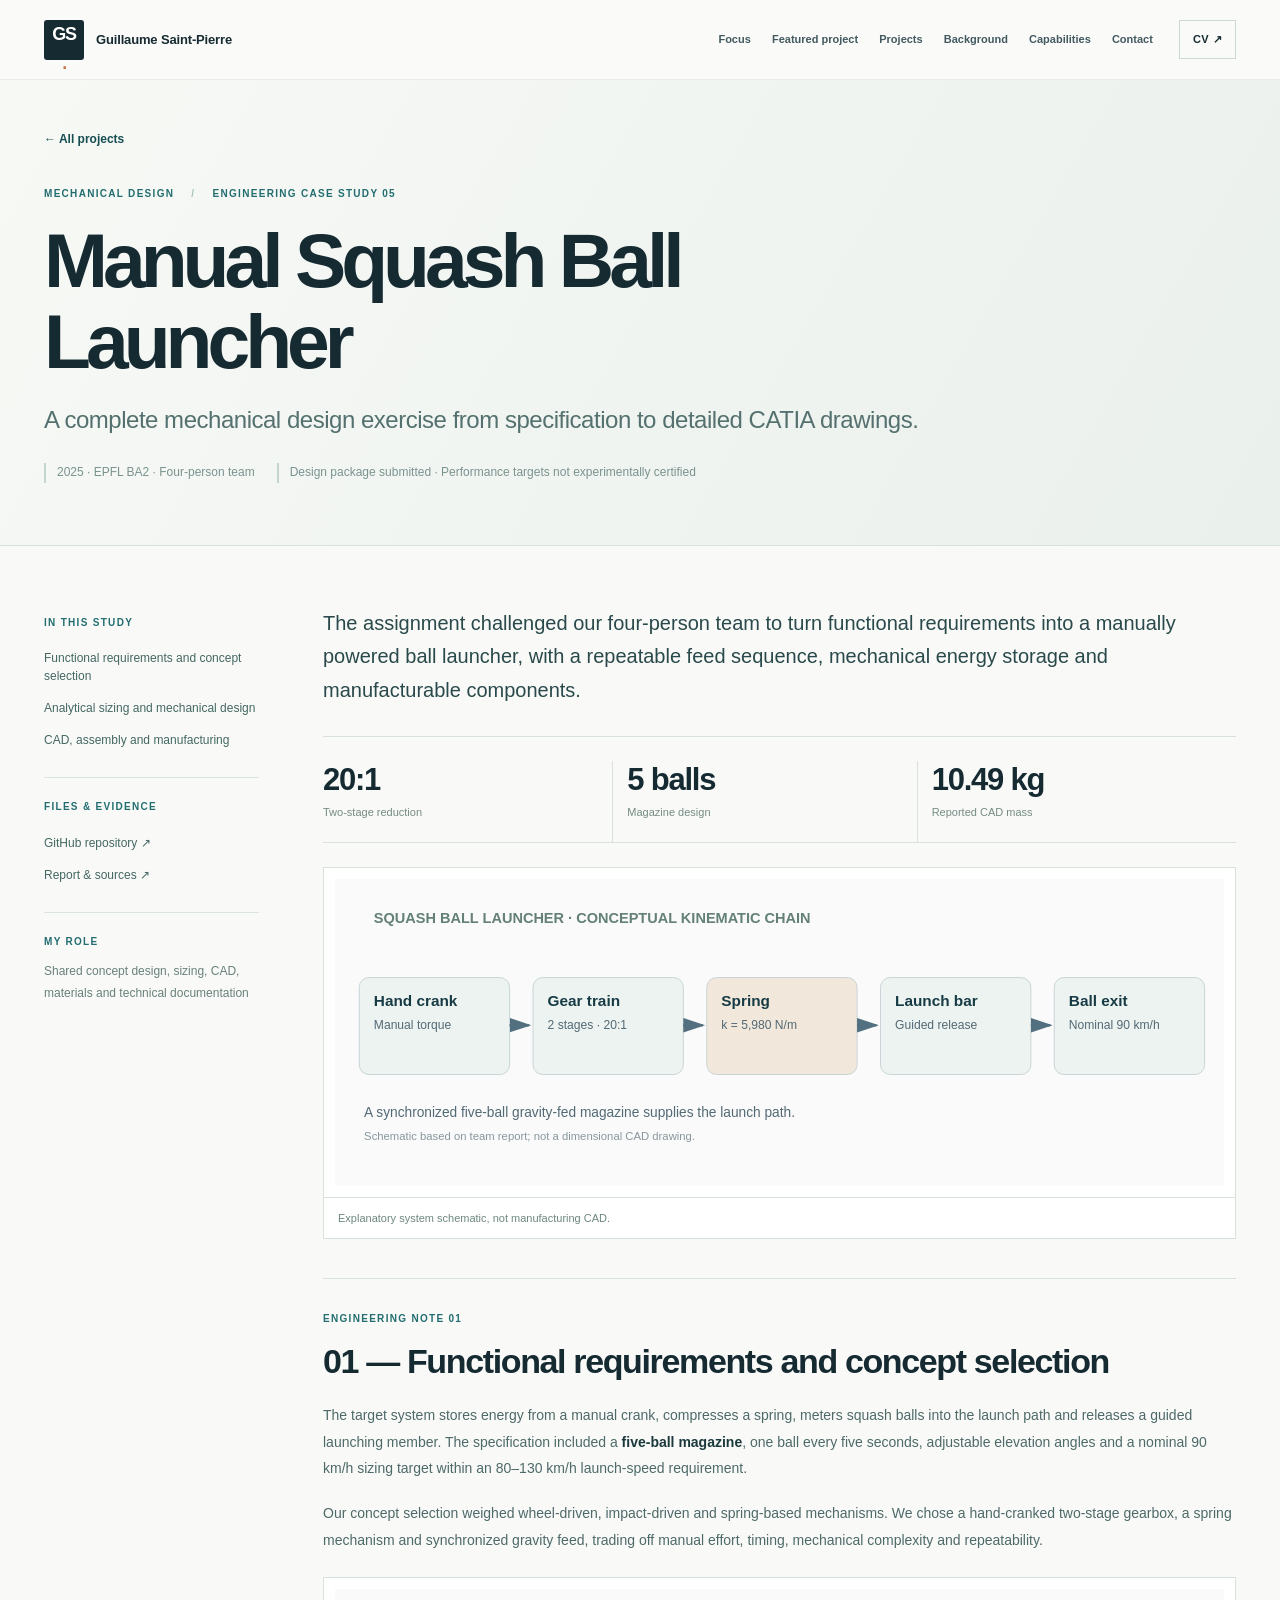
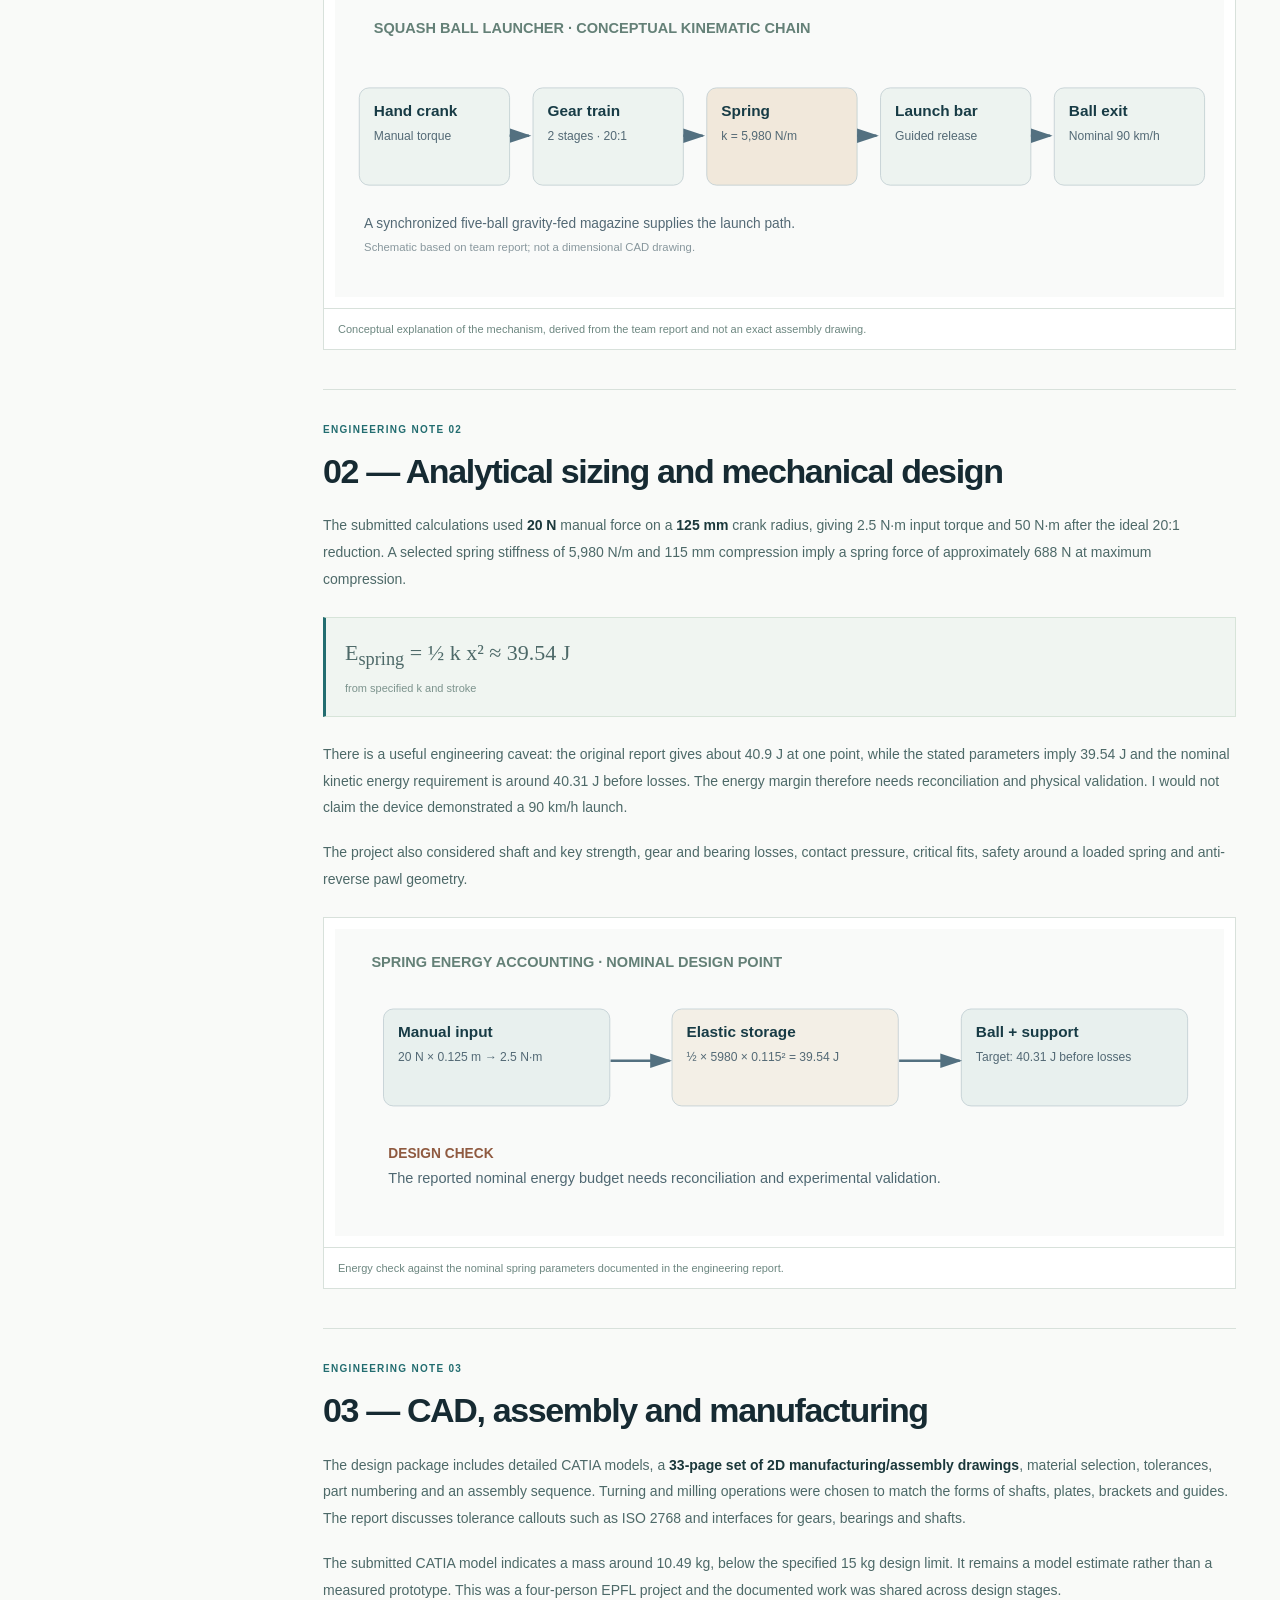
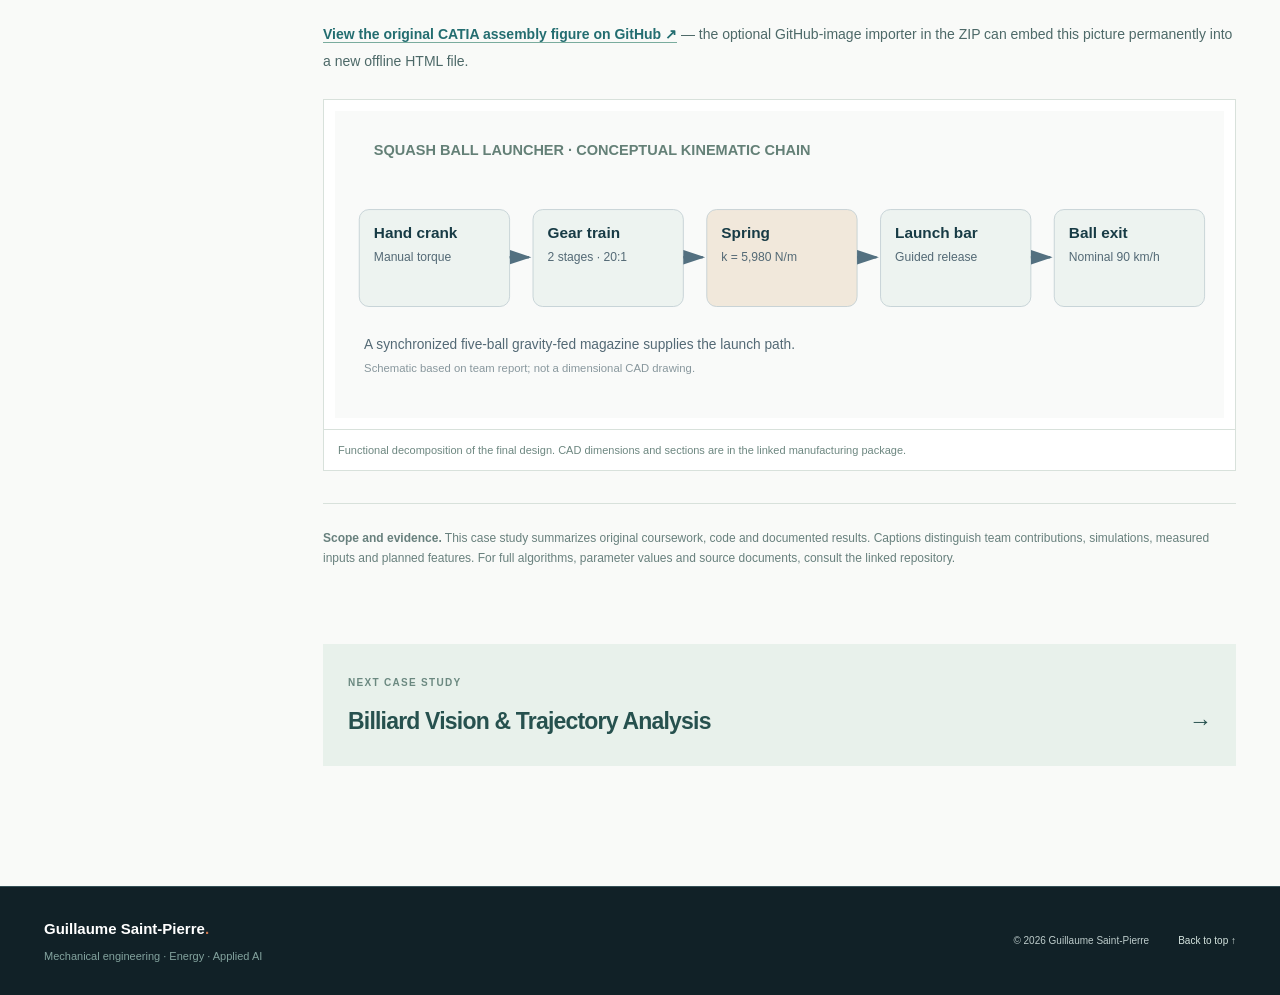
<file: projects/squash.html>
<!doctype html><html lang="en"><head><meta charset="utf-8"><meta name="viewport" content="width=device-width, initial-scale=1"><meta name="theme-color" content="#f7f8f5"><meta name="author" content="Guillaume Saint-Pierre"><meta property="og:type" content="website"><title>Manual Squash Ball Launcher — Guillaume Saint-Pierre</title><meta name="description" content="Designing a manually powered launcher from functional requirements and mechanism selection to analytical sizing, CATIA assembly and manufacturing drawings."><link rel="stylesheet" href="../styles.css"><link rel="stylesheet" href="../case.css"></head><body class="case-page" id="top"><header class="site-header" id="site-header"><div class="container header-inner"><a href="../index.html#top" class="brand" aria-label="Guillaume Saint-Pierre — Home"><span class="brand-icon">GS<span>.</span></span><span class="brand-name">Guillaume Saint-Pierre</span></a><nav class="desktop-nav" aria-label="Main navigation"><a href="../index.html#focus">Focus</a><a href="../index.html#featured">Featured project</a><a href="../index.html#projects">Projects</a><a href="../index.html#background">Background</a><a href="../index.html#capabilities">Capabilities</a><a href="../index.html#contact">Contact</a></nav><a class="nav-cv" href="../assets/docs/Guillaume_Saint-Pierre_CV.pdf" target="_blank" rel="noopener">CV <span aria-hidden="true">↗</span></a><button class="menu-toggle" aria-label="Open menu" aria-controls="mobile-menu" aria-expanded="false"><span></span><span></span><span></span></button></div><nav class="mobile-nav" id="mobile-menu" aria-label="Mobile navigation" hidden><a href="../index.html#focus">Areas of focus</a><a href="../index.html#featured">Featured project</a><a href="../index.html#projects">Projects</a><a href="../index.html#background">Background</a><a href="../index.html#capabilities">Capabilities</a><a href="../index.html#contact">Contact</a><a href="../assets/docs/Guillaume_Saint-Pierre_CV.pdf" target="_blank" rel="noopener">View CV ↗</a></nav></header><main id="main-content"><article aria-label="Manual Squash Ball Launcher" class="case-view active" data-project="squash">
<div class="article-top"><div class="shell"><a class="back-link" href="../index.html#projects">← All projects</a><div class="case-breadcrumb">Mechanical design <span>/</span> ENGINEERING CASE STUDY 05</div><h1>Manual Squash Ball Launcher</h1><p class="case-deck">A complete mechanical design exercise from specification to detailed CATIA drawings.</p><div class="byline"><span>2025 · EPFL BA2 · Four-person team</span><span>Design package submitted · Performance targets not experimentally certified</span></div></div></div>
<div class="shell article-columns"><aside class="article-sidebar"><div class="sidetitle">IN THIS STUDY</div><a href="#squash-s1">Functional requirements and concept selection</a><a href="#squash-s2">Analytical sizing and mechanical design</a><a href="#squash-s3">CAD, assembly and manufacturing</a><div class="sidebar-rule"></div><div class="sidetitle">FILES &amp; EVIDENCE</div><a class="outlink" href="https://github.com/guillaumesaintpierre/squash-ball-launcher-catia" rel="noopener noreferrer" target="_blank">GitHub repository <span aria-hidden="true">↗</span></a><a class="outlink" href="https://github.com/guillaumesaintpierre/squash-ball-launcher-catia/blob/main/docs/GM_39.pdf" rel="noopener noreferrer" target="_blank">Report &amp; sources <span aria-hidden="true">↗</span></a><div class="sidebar-rule"></div><div class="sidetitle">MY ROLE</div><p>Shared concept design, sizing, CAD, materials and technical documentation</p></aside>
<div class="article-body"><div class="article-lead"><p>The assignment challenged our four-person team to turn functional requirements into a manually powered ball launcher, with a repeatable feed sequence, mechanical energy storage and manufacturable components.</p></div><div class="article-stats"><div class="stat"><strong>20:1</strong><span>Two-stage reduction</span></div><div class="stat"><strong>5 balls</strong><span>Magazine design</span></div><div class="stat"><strong>10.49 kg</strong><span>Reported CAD mass</span></div></div><figure class="figure figure-wide"><button aria-label="Enlarge: Explanatory system schematic, not manufacturing CAD." class="figure-zoom" data-caption="Explanatory system schematic, not manufacturing CAD." data-zoom="1" type="button"><img alt="Explanatory system schematic, not manufacturing CAD." decoding="async" loading="lazy" src="../assets/images/747464e64cb2.svg"/><span class="zoom-hint">ENLARGE +</span></button><figcaption>Explanatory system schematic, not manufacturing CAD.</figcaption></figure><section class="case-section" id="squash-s1"><div class="section-label">ENGINEERING NOTE 01</div><h2>01 — Functional requirements and concept selection</h2><div class="section-prose"><p>The target system stores energy from a manual crank, compresses a spring, meters squash balls into the launch path and releases a guided launching member. The specification included a <strong>five-ball magazine</strong>, one ball every five seconds, adjustable elevation angles and a nominal 90 km/h sizing target within an 80–130 km/h launch-speed requirement.</p><p>Our concept selection weighed wheel-driven, impact-driven and spring-based mechanisms. We chose a hand-cranked two-stage gearbox, a spring mechanism and synchronized gravity feed, trading off manual effort, timing, mechanical complexity and repeatability.</p></div><div class="figure-one"><figure class="figure figure-wide"><button aria-label="Enlarge: Conceptual explanation of the mechanism, derived from the team report and not an exact assembly drawing." class="figure-zoom" data-caption="Conceptual explanation of the mechanism, derived from the team report and not an exact assembly drawing." data-zoom="1" type="button"><img alt="Conceptual explanation of the mechanism, derived from the team report and not an exact assembly drawing." decoding="async" loading="lazy" src="../assets/images/747464e64cb2.svg"/><span class="zoom-hint">ENLARGE +</span></button><figcaption>Conceptual explanation of the mechanism, derived from the team report and not an exact assembly drawing.</figcaption></figure></div></section><section class="case-section" id="squash-s2"><div class="section-label">ENGINEERING NOTE 02</div><h2>02 — Analytical sizing and mechanical design</h2><div class="section-prose"><p>The submitted calculations used <strong>20 N</strong> manual force on a <strong>125 mm</strong> crank radius, giving 2.5 N·m input torque and 50 N·m after the ideal 20:1 reduction. A selected spring stiffness of 5,980 N/m and 115 mm compression imply a spring force of approximately 688 N at maximum compression.</p><div class="equation">E<sub>spring</sub> = ½ k x² ≈ 39.54 J <span>from specified k and stroke</span></div><p>There is a useful engineering caveat: the original report gives about 40.9 J at one point, while the stated parameters imply 39.54 J and the nominal kinetic energy requirement is around 40.31 J before losses. The energy margin therefore needs reconciliation and physical validation. I would not claim the device demonstrated a 90 km/h launch.</p><p>The project also considered shaft and key strength, gear and bearing losses, contact pressure, critical fits, safety around a loaded spring and anti-reverse pawl geometry.</p></div><div class="figure-one"><figure class="figure figure-wide"><button aria-label="Enlarge: Energy check against the nominal spring parameters documented in the engineering report." class="figure-zoom" data-caption="Energy check against the nominal spring parameters documented in the engineering report." data-zoom="1" type="button"><img alt="Energy check against the nominal spring parameters documented in the engineering report." decoding="async" loading="lazy" src="../assets/images/52c6786fa7db.svg"/><span class="zoom-hint">ENLARGE +</span></button><figcaption>Energy check against the nominal spring parameters documented in the engineering report.</figcaption></figure></div></section><section class="case-section" id="squash-s3"><div class="section-label">ENGINEERING NOTE 03</div><h2>03 — CAD, assembly and manufacturing</h2><div class="section-prose"><p>The design package includes detailed CATIA models, a <strong>33-page set of 2D manufacturing/assembly drawings</strong>, material selection, tolerances, part numbering and an assembly sequence. Turning and milling operations were chosen to match the forms of shafts, plates, brackets and guides. The report discusses tolerance callouts such as ISO 2768 and interfaces for gears, bearings and shafts.</p><p>The submitted CATIA model indicates a mass around 10.49 kg, below the specified 15 kg design limit. It remains a model estimate rather than a measured prototype. This was a four-person EPFL project and the documented work was shared across design stages.</p><p><a class="text-link" href="https://github.com/guillaumesaintpierre/squash-ball-launcher-catia/blob/main/assets/final-assembly.png" rel="noopener" target="_blank">View the original CATIA assembly figure on GitHub ↗</a> — the optional GitHub-image importer in the ZIP can embed this picture permanently into a new offline HTML file.</p><!--OFFLINE_SQUASH_ORIGINAL--></div><div class="figure-one"><figure class="figure figure-wide"><button aria-label="Enlarge: Functional decomposition of the final design. CAD dimensions and sections are in the linked manufacturing package." class="figure-zoom" data-caption="Functional decomposition of the final design. CAD dimensions and sections are in the linked manufacturing package." data-zoom="1" type="button"><img alt="Functional decomposition of the final design. CAD dimensions and sections are in the linked manufacturing package." decoding="async" loading="lazy" src="../assets/images/747464e64cb2.svg"/><span class="zoom-hint">ENLARGE +</span></button><figcaption>Functional decomposition of the final design. CAD dimensions and sections are in the linked manufacturing package.</figcaption></figure></div></section><div class="case-footnote"><strong>Scope and evidence.</strong> This case study summarizes original coursework, code and documented results. Captions distinguish team contributions, simulations, measured inputs and planned features. For full algorithms, parameter values and source documents, consult the linked repository.</div><div class="next-project"><span>NEXT CASE STUDY</span><a href="billiard.html">Billiard Vision &amp; Trajectory Analysis <b>→</b></a></div></div></div></article></main><footer class="site-footer"><div class="container footer-inner"><div><a class="footer-brand" href="../index.html#top">Guillaume Saint-Pierre<span>.</span></a><p>Mechanical engineering · Energy · Applied AI</p></div><div class="footer-right"><span>© 2026 Guillaume Saint-Pierre</span><a href="../index.html#top">Back to top ↑</a></div></div></footer><div class="lightbox" id="lightbox" role="dialog" aria-modal="true" aria-label="Project image" hidden><button class="lightbox-close" type="button" aria-label="Close image">×</button><img alt="" id="lightbox-image"><p id="lightbox-caption"></p></div><script src="../script.js" defer></script></body></html>
</file>
<file: styles.css>
:root{--bg:#f7f8f5;--card:#fff;--ink:#162a32;--ink-deep:#101e25;--muted:#667779;--muted-dark:#4b666a;--line:#d8e1db;--line-light:#e8ede9;--teal:#236d70;--teal-dark:#174e53;--teal-soft:#e6f1ed;--copper:#c7754e;--paper:#fbfbf8;--container:1200px;--ease:cubic-bezier(.23,.8,.25,1)}
*,*::before,*::after{box-sizing:border-box}html{scroll-behavior:smooth;scroll-padding-top:100px}body{margin:0;background:var(--bg);font-family:Inter,"Helvetica Neue",Arial,sans-serif;color:var(--ink);font-size:15px;line-height:1.65;-webkit-font-smoothing:antialiased}body.no-scroll{overflow:hidden}a{color:inherit;text-decoration:none}a:hover{color:var(--teal)}button{font:inherit;cursor:pointer}img{display:block;max-width:100%}::selection{background:#b2d4ca;color:var(--ink)}:focus-visible{outline:3px solid var(--copper);outline-offset:4px}.container,.shell{width:calc(100% - 88px);max-width:var(--container);margin:auto}.section{padding:115px 0;scroll-margin-top:86px}.skip-link{position:absolute;left:12px;top:-90px;z-index:90;background:var(--ink);color:#fff;padding:10px 14px}.skip-link:focus{top:12px}.eyebrow{display:inline-flex;align-items:center;gap:12px;letter-spacing:.145em;text-transform:uppercase;font-size:11px;font-weight:750;color:var(--teal)}.eyebrow-line{height:1px;background:#9bb9b2;width:33px;display:inline-block}.accent-dot{color:var(--copper)}h1,h2,h3,h4,p{overflow-wrap:break-word}h1,h2,h3,h4{letter-spacing:-.038em}h2{font-weight:550;line-height:1.14;font-size:clamp(37px,4.3vw,58px);margin:19px 0 0}p{margin-top:0}.section-intro{display:grid;grid-template-columns:minmax(0,1.2fr) minmax(290px,.65fr);align-items:end;gap:85px;margin-bottom:54px}.section-intro p{font-size:16px;line-height:1.75;color:var(--muted-dark);margin:0;max-width:440px}
/* Header */
.site-header{position:sticky;top:0;z-index:50;min-height:79px;background:rgba(247,248,245,.94);backdrop-filter:blur(20px);border-bottom:1px solid var(--line-light);transition:box-shadow .3s}.site-header.scrolled{box-shadow:0 12px 30px rgba(13,38,39,.045)}.header-inner{height:79px;display:flex;align-items:center;gap:26px}.brand{display:flex;align-items:center;gap:12px;flex-shrink:0;color:var(--ink)}.brand-icon{display:grid;place-items:center;background:var(--ink);color:white;font-weight:800;letter-spacing:-.07em;font-size:18px;width:40px;height:40px;border-radius:3px}.brand-icon span{color:var(--copper)}.brand-name{font-size:13px;letter-spacing:-.012em;font-weight:760;white-space:nowrap}.desktop-nav{display:flex;align-items:center;justify-content:center;gap:clamp(12px,1.65vw,26px);margin-left:auto}.desktop-nav a{font-size:11px;font-weight:650;color:#425960;white-space:nowrap;transition:color .2s}.desktop-nav a:hover,.desktop-nav a.active{color:var(--teal)}.nav-cv{padding:9px 13px;border:1px solid #cddad4;font-size:11px;letter-spacing:.04em;font-weight:750;white-space:nowrap;transition:background .2s,color .2s}.nav-cv:hover{background:var(--ink);color:#fff}.menu-toggle,.mobile-nav{display:none}
/* Hero */
.hero{position:relative;background:linear-gradient(130deg,#f9faf7 0%,#f8f9f6 54%,#eaf0ed 100%);padding:92px 0 106px;overflow:hidden}.hero:after{content:'';position:absolute;bottom:-230px;left:-220px;width:630px;height:630px;border-radius:50%;border:1px solid rgba(43,93,97,.09);box-shadow:0 0 0 115px rgba(43,93,97,.023),0 0 0 240px rgba(43,93,97,.016);pointer-events:none}.hero-grid{display:grid;grid-template-columns:minmax(0,1.22fr) minmax(350px,.79fr);gap:clamp(56px,7vw,116px);align-items:center;position:relative;z-index:1}.hero h1{margin:30px 0 23px;font-size:clamp(64px,6.8vw,100px);line-height:.97;letter-spacing:-.076em;font-weight:700}.hero h1>span{white-space:nowrap}.hero-heading{color:var(--teal-dark);font-size:clamp(20px,2.16vw,29px);font-weight:510;letter-spacing:-.04em;line-height:1.34;max-width:680px;margin:28px 0 19px}.hero-description{font-size:16px;line-height:1.82;color:#556d71;max-width:655px;margin-bottom:0}.hero-actions{display:flex;align-items:center;gap:13px;flex-wrap:wrap;margin-top:34px}.button{min-height:47px;border:1px solid var(--ink);padding:11px 19px;display:inline-flex;align-items:center;justify-content:center;gap:22px;font-weight:710;font-size:12px;transition:all .2s var(--ease)}.button span{font-size:16px;font-weight:400}.button-dark{background:var(--ink);color:#fff}.button-dark:hover{background:var(--teal-dark);border-color:var(--teal-dark);color:#fff;transform:translateY(-2px)}.button-outline{color:var(--ink);background:transparent}.button-outline:hover{background:#e7f0ec}.text-cta{font-size:12px;font-weight:720;color:var(--teal-dark);padding:10px 8px}.hero-location{display:flex;gap:9px;align-items:center;margin-top:35px;color:#7a898a;font-size:11px}.status-indicator{width:7px;height:7px;border-radius:50%;background:#6eac8a;box-shadow:0 0 0 4px rgba(110,172,138,.16)}.hero-image-wrap{max-width:430px;justify-self:end;width:100%}.portrait-panel{height:530px;position:relative;overflow:hidden;background:#d1ded7;border:9px solid #fff;box-shadow:0 35px 65px rgba(30,59,56,.115)}.portrait-panel>img{width:100%;height:100%;object-fit:cover;object-position:center center}.portrait-side-label{position:absolute;bottom:17px;left:18px;background:rgba(14,40,44,.84);color:#fff;padding:9px 13px;font-size:9px;letter-spacing:.18em;font-weight:700;backdrop-filter:blur(10px)}.portrait-caption{display:flex;justify-content:space-between;gap:12px;color:#758684;font-size:10px;letter-spacing:.075em;margin-top:13px;text-transform:uppercase}.section-divider{background:#fff;border-block:1px solid var(--line-light)}.section-divider .container{height:55px;display:flex;align-items:center;justify-content:space-between;color:#7c8a8b;font-size:10px;letter-spacing:.16em;font-weight:710}
/* Focus */
.focus-section{background:#fff}.focus-grid{display:grid;grid-template-columns:repeat(4,minmax(0,1fr));border:1px solid var(--line)}.focus-card{padding:34px 29px 31px;min-height:342px;border-right:1px solid var(--line);display:flex;flex-direction:column;transition:background .25s}.focus-card:last-child{border-right:none}.focus-card:hover{background:#f6faf8}.focus-number{font-size:10px;letter-spacing:.1em;color:var(--muted);font-weight:750}.focus-symbol{font-family:Georgia,serif;font-size:38px;color:var(--teal);margin:21px 0 29px;height:49px;line-height:1}.focus-card h3{font-size:19px;line-height:1.2;font-weight:690;letter-spacing:-.04em;margin:0 0 14px}.focus-card p{font-size:13px;line-height:1.77;color:#66797c;margin:0 0 24px}.focus-keywords{font-size:8.5px;letter-spacing:.085em;font-weight:740;color:#7e9896;margin-top:auto}
/* Featured */
.featured-section{background:#eaf2ef;border-block:1px solid #d4e0d9}.featured-heading{display:flex;justify-content:space-between;align-items:center;gap:25px}.featured-type{font-size:10px;letter-spacing:.09em;color:#6c8580;font-weight:720}.featured-section h2{font-size:clamp(45px,5.5vw,75px);font-weight:640;letter-spacing:-.065em;line-height:1.07;margin:24px 0 51px}.featured-section h2 em{color:var(--teal);font-weight:500;font-style:normal}.featured-grid{display:grid;grid-template-columns:minmax(0,1fr) minmax(0,.92fr);gap:57px;align-items:start}.featured-lead{font-size:19px;line-height:1.65;font-weight:530;color:#2b4a4b}.featured-copy>p:not(.featured-lead){font-size:14px;line-height:1.8;color:#627773}.featured-subgrid{display:grid;grid-template-columns:1fr 1fr;gap:25px;margin:34px 0 23px}.featured-subgrid h3{font-size:14px;margin:0 0 13px;letter-spacing:-.025em}.featured-subgrid ul{padding-left:17px;color:#607574;font-size:12px;line-height:1.76;margin:0}.featured-subgrid li{padding-bottom:8px}.inline-cta{display:inline-flex;gap:18px;align-items:center;border-bottom:1px solid var(--teal);padding:7px 0;font-size:12px;font-weight:780;letter-spacing:.015em;color:var(--teal-dark)}.inline-cta span{font-size:17px;font-weight:400}.inline-cta:hover{color:var(--copper);border-bottom-color:var(--copper)}.featured-frame{position:relative;border:10px solid #fff;background:#fdfdfb;min-height:335px;box-shadow:0 22px 45px rgba(25,62,57,.07);display:grid;place-items:center}.featured-frame img{height:335px;width:100%;object-fit:contain}.featured-overlay{position:absolute;bottom:14px;left:15px;right:15px;width:max-content;max-width:calc(100% - 30px);padding:9px 13px;background:rgba(21,53,53,.9);color:#fff;letter-spacing:.09em;font-size:9px;font-weight:700}.featured-metrics{display:grid;grid-template-columns:repeat(3,1fr);background:rgba(255,255,255,.63);margin-top:13px;padding:21px 11px}.featured-metrics>div{border-right:1px solid #d4e0da;padding:3px 16px}.featured-metrics>div:last-child{border-right:0}.featured-metrics strong{font-size:27px;line-height:1.25;font-weight:690;letter-spacing:-.055em;display:block;white-space:nowrap}.featured-metrics strong span{font-size:14px;font-weight:500}.featured-metrics small{font-size:10px;line-height:1.5;color:#6a7e79;display:block;margin-top:5px}.process-flow{margin-top:54px;padding:20px 25px;border:1px solid #cadbd2;background:rgba(255,255,255,.38);display:flex;justify-content:space-between;align-items:center;gap:10px;font-size:10px;text-transform:uppercase;letter-spacing:.08em;color:#466c66;font-weight:780}.flow-arrow{font-size:17px;color:#9ab3a9}
/* Project carousel */
.projects-section{background:var(--paper)}.projects-head{display:grid;grid-template-columns:1.1fr .7fr;align-items:end;gap:70px;margin-bottom:49px}.projects-head p{max-width:440px;color:var(--muted-dark);font-size:15px;line-height:1.79;margin:0}.project-carousel{background:#fff;border:1px solid var(--line);padding:0 0 22px}.project-slides{position:relative;min-height:600px}.project-slide{position:absolute;inset:0;display:grid;grid-template-columns:1fr 1.04fr;gap:0;opacity:0;visibility:hidden;pointer-events:none;transform:translateX(20px);transition:opacity .38s var(--ease),transform .38s var(--ease),visibility .38s}.project-slide.is-active{opacity:1;visibility:visible;pointer-events:auto;transform:translateX(0)}.project-slide-copy{padding:49px 53px 36px;display:flex;flex-direction:column}.slide-counter{font-size:11px;color:var(--ink);font-weight:780;letter-spacing:.08em;margin-bottom:24px}.slide-counter-sep{color:#b0c0bd;margin:0 7px}.project-slide h3{font-size:clamp(32px,3.1vw,49px);line-height:1.12;letter-spacing:-.055em;font-weight:650;margin:20px 0 18px;max-width:510px}.slide-summary{font-size:15px;line-height:1.77;color:#546d70;margin:0 0 25px;max-width:470px}.slide-meta{margin:0 0 20px;display:grid;grid-template-columns:1fr 1fr;column-gap:30px;row-gap:16px}.slide-meta div{min-width:0}.slide-meta dt{font-size:10px;text-transform:uppercase;color:#899996;letter-spacing:.09em;font-weight:700}.slide-meta dd{font-size:12px;line-height:1.55;font-weight:660;margin:2px 0 0}.tag-list{display:flex;flex-wrap:wrap;gap:7px;margin:0 0 28px}.tag-list span{padding:6px 9px;border:1px solid #dbe6df;color:#496d6a;background:#f4f8f5;font-size:10px;font-weight:660;line-height:1.2}.project-slide-copy .inline-cta{margin-top:auto;align-self:flex-start}.project-slide-visual{display:flex;min-height:600px;flex-direction:column;border-left:1px solid var(--line-light);background:#e5eee9;color:var(--ink)}.project-image{flex:1;min-height:0;display:grid;place-items:center;overflow:hidden;padding:25px}.project-image img{width:100%;height:100%;max-height:500px;object-fit:contain;transition:transform .55s var(--ease);filter:drop-shadow(0 15px 22px rgba(25,49,48,.1))}.project-slide-visual:hover .project-image img{transform:scale(1.03)}.visual-caption{display:flex;justify-content:space-between;align-items:center;gap:15px;border-top:1px solid #cfded5;background:rgba(255,255,255,.53);min-height:73px;padding:14px 25px;font-size:12px;line-height:1.5;color:#3e6863;font-weight:690}.visual-arrow{font-size:25px;font-weight:400}.carousel-controls{height:78px;border-top:1px solid var(--line);display:flex;justify-content:space-between;align-items:center;margin:0 32px;padding:12px 0 0}.carousel-progress{display:flex;align-items:center;gap:23px;width:58%}.carousel-progress>span:first-child{font-size:13px;font-weight:750;white-space:nowrap;font-variant-numeric:tabular-nums}.progress-track{height:3px;background:#e3eae5;width:100%;max-width:260px}.progress-track>span{display:block;height:100%;background:var(--teal);transition:width .28s}.carousel-hint{font-size:10px;letter-spacing:.04em;color:#8b9a98;white-space:nowrap}.carousel-buttons{display:flex;gap:9px}.circle-button{height:42px;width:42px;display:grid;place-items:center;background:#fff;border:1px solid #cbd9d1;color:var(--ink);font-size:21px;transition:background .2s,color .2s}.circle-button:hover{background:var(--ink);color:#fff}.all-projects{margin-top:22px}.all-projects summary{cursor:pointer;display:flex;align-items:center;justify-content:space-between;border-bottom:1px solid #cad8d2;padding:18px 0;font-size:13px;font-weight:740;list-style:none}.all-projects summary::-webkit-details-marker{display:none}.all-projects summary span{color:var(--teal)}.project-index{margin-top:13px}.project-index-item{display:grid;grid-template-columns:45px 1.5fr .75fr 20px;gap:12px;padding:16px 2px;border-bottom:1px solid var(--line-light);align-items:center}.index-num{font-size:11px;font-weight:700;color:var(--teal)}.index-title{font-size:14px;font-weight:730}.index-type{font-size:11px;color:var(--muted)}.index-arrow{color:var(--teal);font-size:17px}
/* Background */
.background-section{background:#fff}.background-grid{display:grid;grid-template-columns:1fr 1fr;gap:70px;align-items:start}.column-heading{display:flex;align-items:center;gap:18px;border-bottom:2px solid var(--ink);padding:0 0 18px;margin-bottom:6px}.column-heading h3{font-size:23px;margin:0;letter-spacing:-.045em}.column-icon{display:grid;place-items:center;width:33px;height:33px;background:var(--ink);color:#fff;font-size:10px;letter-spacing:.05em;font-weight:800}.timeline-entry{padding:27px 0 29px;border-bottom:1px solid var(--line)}.timeline-top{display:flex;align-items:center;justify-content:space-between;gap:15px;min-height:44px;margin-bottom:12px}.timeline-top>span{white-space:nowrap;font-size:10px;color:#83938e;font-weight:720;letter-spacing:.035em}.institution-mark{width:49px;height:42px;display:flex;align-items:center;justify-content:center;border:1px solid #dce6e0;background:#f4f7f4;color:var(--teal-dark);font-size:16px;letter-spacing:-.065em;font-weight:820}.epfl-text{color:#ef4b42;letter-spacing:-.08em}.text-mark{font-size:13px;letter-spacing:0}.charity-mark{font-size:12px}.timeline-entry h4{font-size:19px;line-height:1.2;margin:0 0 7px;font-weight:710}.timeline-role{font-size:13px;font-weight:720;color:var(--teal-dark);margin:0 0 3px}.timeline-location{font-size:11px;color:#8a9999;margin-bottom:14px}.timeline-entry>p:not(.timeline-role):not(.timeline-location){font-size:13px;line-height:1.82;color:#637779;margin:13px 0 0}.mini-tags,.coursework-tags{display:flex;flex-wrap:wrap;gap:6px;margin-top:18px}.mini-tags span,.coursework-tags span{padding:5px 8px;font-size:10px;color:#51746f;background:#edf4ef;border:1px solid #dfebe1;font-weight:660}.ai-organization{display:flex;align-items:center;gap:9px}.ai-organization>span:last-child{font-weight:800;color:#1b303a;font-size:11px;letter-spacing:.1em}.ai-logo-wrap{height:45px;width:45px;background:#141b1e;border-radius:3px;overflow:hidden}.ai-logo-wrap img{width:100%;height:100%;object-fit:cover}.prominent-experience{background:#f4f8f5;padding:25px 25px 27px;margin:16px -25px 0;border:1px solid #e2ece5}.experience-links{display:flex;flex-wrap:wrap;gap:16px;margin-top:22px}.experience-links a{border-bottom:1px solid #b8cdc3;color:var(--teal-dark);font-weight:760;font-size:11px}.experience-links a:hover{color:var(--copper)}.coursework{margin-top:15px}.coursework summary{list-style:none;display:flex;align-items:center;justify-content:space-between;border-top:1px solid var(--line-light);padding-top:14px;font-weight:740;font-size:12px;color:var(--teal);cursor:pointer}.coursework summary::-webkit-details-marker{display:none}
/* Capabilities */
.capabilities-section{background:#f4f6f3}.skills-grid{display:grid;grid-template-columns:1fr 1fr;gap:22px}.skill-group{background:#fff;border:1px solid #e2e9e3;padding:27px 30px 33px;min-height:240px}.skill-counter{font-size:10px;font-weight:750;letter-spacing:.1em;color:var(--teal)}.skill-group h3{font-size:20px;margin:18px 0 19px}.skill-tags{display:flex;flex-wrap:wrap;gap:8px}.skill-tags span{display:inline-block;background:#f4f8f5;border:1px solid #e2eae4;color:#476960;font-size:11px;padding:8px 10px;line-height:1.2}
/* Currently */
.currently-section{background:linear-gradient(115deg,#e4ede8,#f5f7f3);padding:85px 0;border-top:1px solid #d7e3da}.currently-grid{display:grid;grid-template-columns:1fr 1.12fr;gap:100px}.currently-content{font-size:16px;line-height:1.82;color:#53706c}.currently-content p{margin:0 0 16px}.currently-content strong{color:#245456}.currently-actions{display:flex;align-items:center;gap:27px;margin-top:24px;flex-wrap:wrap}
/* Contact */
.contact-section{background:#162b31;color:#fff;padding:100px 0 113px}.eyebrow-light{color:#9fd0c4}.contact-grid{display:grid;grid-template-columns:1.1fr .85fr;gap:95px;margin-top:14px}.contact-section h2{font-size:clamp(43px,5vw,69px);font-weight:620;letter-spacing:-.06em;line-height:1.08;margin:18px 0 24px}.contact-section h2 em{font-style:normal;color:#a4d4c8}.contact-grid>div>p{font-size:14px;color:#b4cbca;max-width:505px;line-height:1.8}.contact-details{padding-top:36px}.contact-label{font-size:10px!important;color:#85b6a9!important;letter-spacing:.18em;font-weight:780}.contact-email{display:block;font-size:clamp(18px,2.2vw,26px);font-weight:570;letter-spacing:-.035em;overflow-wrap:anywhere;margin-top:15px;color:#fff}.contact-email:hover{color:#add6ca}.copy-email{background:transparent;border:1px solid #668281;color:#e5f2f0;padding:8px 11px;font-size:11px;margin:18px 0 40px}.copy-email:hover{background:#22454a}.contact-social{border-top:1px solid #4b6265;padding-top:23px;display:flex;gap:29px;flex-wrap:wrap}.contact-social a{font-size:13px;font-weight:760;color:#f0f7f5}.contact-social a:hover{color:#a4d4c8}.contact-location{margin-top:45px;font-size:11px;letter-spacing:.04em;color:#8dadaa}.site-footer{background:#112127;color:#bdcccb;border-top:1px solid #355056;padding:30px 0}.footer-inner{display:flex;justify-content:space-between;align-items:center;gap:25px}.footer-brand{color:#fff;font-size:15px;font-weight:760}.footer-brand span{color:var(--copper)}.footer-inner p{color:#83a39e;font-size:11px;margin:5px 0 0}.footer-right{display:flex;gap:29px;align-items:center;font-size:10px}.footer-right a{color:#d5e4df}.footer-right a:hover{color:#b9dacf}
@media(max-width:1110px){.desktop-nav{gap:14px}.desktop-nav a{font-size:10px}.brand-name{display:none}.hero-grid{grid-template-columns:minmax(0,1.2fr) minmax(280px,.8fr);gap:46px}.hero h1{font-size:clamp(60px,6.9vw,80px)}.portrait-panel{height:470px}.focus-card{padding:30px 23px}.focus-card h3{font-size:17px}.featured-grid{gap:35px}.background-grid{gap:43px}.project-slide-copy{padding:40px 38px}.featured-frame img{height:300px}}
@media(max-width:900px){.desktop-nav,.nav-cv{display:none}.brand-name{display:inline}.header-inner{justify-content:space-between}.menu-toggle{display:flex;width:42px;height:42px;flex-direction:column;justify-content:center;align-items:center;gap:5px;border:1px solid var(--line);background:transparent;margin-left:auto}.menu-toggle span{display:block;width:18px;height:2px;background:var(--ink)}.mobile-nav:not([hidden]){display:grid;background:var(--bg);border-top:1px solid var(--line);padding:10px 5%;position:absolute;top:79px;left:0;right:0;box-shadow:0 15px 35px rgba(19,39,42,.1)}.mobile-nav a{padding:13px 9px;border-bottom:1px solid var(--line-light);font-weight:700;font-size:13px}.hero-grid{gap:32px}.hero h1{font-size:clamp(55px,7.4vw,76px)}.hero-heading{font-size:21px}.hero-description{font-size:14px}.portrait-panel{height:400px}.section-intro,.projects-head{grid-template-columns:1fr;gap:22px}.section-intro p,.projects-head p{max-width:660px}.focus-grid{grid-template-columns:1fr 1fr}.focus-card{min-height:288px}.focus-card:nth-child(2){border-right:none}.focus-card:nth-child(-n+2){border-bottom:1px solid var(--line)}.project-slide{grid-template-columns:1fr .92fr}.project-slide-copy{padding:32px 30px}.project-slide h3{font-size:35px}.project-slide-visual{min-height:630px}.project-slides{min-height:630px}.slide-summary{font-size:13px}.slide-meta{gap:14px}.slide-meta dd{font-size:11px}.background-grid{gap:40px}.featured-subgrid{grid-template-columns:1fr}.featured-section h2{font-size:52px}.featured-metrics>div{padding:3px 9px}.featured-metrics strong{font-size:20px}.currently-grid,.contact-grid{gap:45px}}
@media(max-width:680px){.container,.shell{width:calc(100% - 36px)}.section{padding:72px 0}.site-header,.header-inner{min-height:67px;height:67px}.mobile-nav:not([hidden]){top:67px}.brand-name{font-size:12px}.brand-icon{width:36px;height:36px}.hero{padding:48px 0 68px}.hero-grid{display:flex;flex-direction:column;gap:43px;align-items:stretch}.hero h1{font-size:clamp(55px,12vw,82px);margin:24px 0 23px}.hero h1>span{white-space:normal}.hero-heading{font-size:22px}.hero-description{font-size:14px}.hero-actions{gap:9px}.button{padding:11px 14px;min-height:45px}.text-cta{padding-left:2px}.hero-location{margin-top:25px}.hero-image-wrap{max-width:460px;align-self:center;justify-self:auto}.portrait-panel{height:auto;aspect-ratio:4/4.4}.portrait-side-label{font-size:8px}.section-divider .container{height:49px}.section-intro{margin-bottom:32px}.section-intro p,.projects-head p{font-size:14px}.focus-grid{grid-template-columns:1fr}.focus-card{border-right:none;border-bottom:1px solid var(--line)!important;min-height:238px;padding:22px}.focus-card:last-child{border-bottom:0!important}.focus-symbol{margin:13px 0 13px;font-size:31px;height:37px}.focus-card p{margin:0 0 16px}.featured-heading{align-items:start;flex-direction:column;gap:6px}.featured-section h2{font-size:clamp(39px,10vw,55px);margin:21px 0 28px}.featured-grid{grid-template-columns:1fr;gap:29px}.featured-lead{font-size:17px}.featured-subgrid{grid-template-columns:1fr 1fr;gap:17px}.featured-frame{min-height:220px;border-width:7px}.featured-frame img{height:260px}.featured-metrics{padding:15px 5px}.featured-metrics strong{font-size:19px}.featured-metrics small{font-size:9px}.process-flow{margin-top:28px;flex-wrap:wrap;justify-content:center;padding:15px 8px;font-size:9px;gap:10px}.flow-arrow{font-size:13px}.projects-head{margin-bottom:25px}.project-slides{min-height:940px}.project-slide{display:flex;flex-direction:column-reverse;justify-content:flex-end;transform:translateY(9px)}.project-slide-copy{padding:26px 23px 27px;min-height:500px}.project-slide-visual{min-height:0;height:300px;border-left:none;border-bottom:1px solid var(--line)}.project-image{padding:12px;min-height:220px}.project-image img{max-height:210px}.visual-caption{min-height:60px;padding:10px 18px;font-size:11px}.project-slide h3{font-size:clamp(30px,8vw,42px);margin:13px 0}.slide-summary{font-size:13px;margin-bottom:18px}.slide-meta{row-gap:8px;column-gap:12px;margin-bottom:16px}.tag-list{margin-bottom:12px}.carousel-controls{height:76px;margin:0 18px}.carousel-progress{width:66%;gap:12px}.carousel-hint{display:none}.carousel-buttons{gap:7px}.circle-button{width:38px;height:38px}.project-index-item{grid-template-columns:30px 1fr 20px}.index-type{display:none}.background-grid,.skills-grid,.currently-grid,.contact-grid{grid-template-columns:1fr;gap:32px}.background-column:nth-child(2){margin-top:16px}.prominent-experience{margin:16px 0 0;padding:21px}.timeline-entry{padding:22px 0}.column-heading{padding-bottom:16px}.skill-group{min-height:0;padding:24px}.currently-section{padding:65px 0}.currently-content{font-size:14px}.contact-section{padding:73px 0}.contact-grid{margin-top:10px}.contact-section h2{font-size:clamp(42px,10vw,57px)}.contact-details{padding-top:0}.footer-inner{align-items:start;flex-direction:column}.footer-right{width:100%;justify-content:space-between}.portrait-caption{font-size:9px}}
@media(max-width:390px){.hero h1{font-size:49px}.featured-subgrid{grid-template-columns:1fr}.project-slides{min-height:1000px}.project-slide-copy{min-height:560px}.project-slide-visual{height:300px}.slide-meta{grid-template-columns:1fr 1fr}.tag-list span{font-size:9px}.contact-email{font-size:17px}.featured-metrics small{font-size:8px}}
@media(prefers-reduced-motion:reduce){html{scroll-behavior:auto}*,*::before,*::after{animation:none!important;transition:none!important}}
</file>
<file: case.css>
/* Technical case studies — original study evidence retained, re-typeset for the new portfolio. */
.case-page{background:#f9faf8}.case-page .site-header{background:rgba(250,251,248,.96)}.case-view{display:block}.case-view .shell{max-width:1200px}.article-top{background:linear-gradient(120deg,#f7f9f5,#eaf0ec);border-bottom:1px solid var(--line);padding:46px 0 62px}.back-link{display:inline-flex;font-weight:750;font-size:12px;color:var(--teal-dark);margin-bottom:36px}.back-link:hover{color:var(--copper)}.case-breadcrumb,.section-label,.sidetitle{font-size:10px;letter-spacing:.13em;text-transform:uppercase;color:var(--teal);font-weight:790}.case-breadcrumb span{padding:0 13px;color:#aac1b7}.case-view h1{font-size:clamp(45px,6vw,78px);line-height:1.045;letter-spacing:-.065em;max-width:950px;margin:18px 0 20px;font-weight:680}.case-deck{font-size:clamp(18px,2vw,24px);line-height:1.55;letter-spacing:-.02em;color:#54716f;max-width:950px}.byline{display:flex;gap:22px;flex-wrap:wrap;color:#7b9390;font-size:12px;margin-top:25px}.byline span{padding-left:11px;border-left:2px solid #c4d5cd}.article-columns{display:grid;grid-template-columns:215px minmax(0,1fr);gap:64px;align-items:start;padding-top:61px;padding-bottom:120px}.article-sidebar{position:sticky;top:108px;padding:8px 0;color:#69817b}.article-sidebar .sidetitle{margin-bottom:11px}.article-sidebar a{display:block;font-size:12px;line-height:1.5;color:#446762;padding:7px 0}.article-sidebar a:hover{color:var(--copper)}.article-sidebar p{font-size:12px;line-height:1.8;color:#68807b;margin:8px 0}.sidebar-rule{background:#dbe5dd;height:1px;margin:21px 0}.article-body{min-width:0}.article-lead{font-size:20px;font-weight:510;color:#29494a;line-height:1.68;padding:0 0 28px;border-bottom:1px solid var(--line)}.article-lead p{margin:0}.article-stats{display:grid;grid-template-columns:repeat(3,minmax(0,1fr));border-bottom:1px solid var(--line);margin:24px 0}.stat{padding:0 16px 20px 0;margin-right:14px;border-right:1px solid var(--line)}.stat:last-child{border:0;margin:0}.stat strong{display:block;font-size:clamp(21px,2.5vw,31px);line-height:1.25;letter-spacing:-.04em}.stat span{display:block;font-size:11px;line-height:1.6;color:#748a83;margin-top:5px}.case-section{padding-top:32px;margin-top:39px;border-top:1px solid var(--line)}.case-section h2{font-size:clamp(26px,3vw,34px);font-weight:670;line-height:1.27;margin:12px 0 19px;letter-spacing:-.04em}.section-prose{font-size:14px;line-height:1.91;color:#4d6968}.section-prose p{margin:0 0 18px}.section-prose strong{color:#1b383b}.section-prose ul,.section-prose ol{padding-left:25px}.section-prose li{margin:8px 0}.section-prose a,.text-link{text-decoration:underline;text-decoration-color:#7aac9e;text-underline-offset:3px;color:var(--teal);font-weight:720}.section-prose table{width:100%;border-collapse:collapse;margin:26px 0;font-size:12px;line-height:1.6}.section-prose th{background:#e8f0e9;text-align:left;padding:12px 11px;letter-spacing:.05em;color:#355c55;font-size:10px;text-transform:uppercase}.section-prose td{padding:11px;border-bottom:1px solid var(--line);vertical-align:top}.section-prose td:not(:first-child){text-align:right;font-variant-numeric:tabular-nums}.equation{background:#f0f5f1;border:1px solid #d7e4d9;border-left:3px solid var(--teal);font:normal 22px/1.55 Georgia,serif;padding:18px 19px;margin:24px 0}.equation span{display:block;font:normal 11px/1.6 Inter,Arial,sans-serif;color:#7c938d;margin-top:7px}.figure-grid{display:grid;grid-template-columns:repeat(2,minmax(0,1fr));gap:18px;margin:24px 0 32px}.figure-one{margin:24px 0 32px}.figure{background:#fff;border:1px solid var(--line);margin:0;min-width:0}.figure-zoom{display:block;width:100%;padding:11px;background:#fff;border:0;position:relative;cursor:zoom-in}.figure-zoom img{width:100%;max-height:310px;object-fit:contain}.figure-wide .figure-zoom img{max-height:480px}.zoom-hint{position:absolute;right:18px;bottom:18px;background:#e9f1eb;border:1px solid #d0e2d6;color:#315b56;padding:5px 9px;font-size:9px;letter-spacing:.08em;font-weight:730;opacity:0;transition:opacity .18s}.figure-zoom:hover .zoom-hint,.figure-zoom:focus-visible .zoom-hint{opacity:1}.figure figcaption{border-top:1px solid var(--line);font-size:11px;color:#6d8780;line-height:1.65;padding:11px 14px}.takeaways{display:grid;grid-template-columns:repeat(3,1fr);gap:12px;margin:20px 0 31px}.takeaways>div{background:#edf5ef;border-top:3px solid #aac8bb;padding:18px}.takeaways strong{display:block;font-size:13px;line-height:1.4;color:#2c5752}.takeaways p{font-size:12px;line-height:1.7;margin:7px 0 0!important}.case-footnote{font-size:12px;color:#68807d;border-top:1px solid var(--line);padding:25px 0;margin-top:31px}.next-project{padding:25px;background:#e8f1eb;margin-top:50px}.next-project>span{font-size:10px;letter-spacing:.13em;font-weight:760;color:#6b8980}.next-project a{display:flex;align-items:center;justify-content:space-between;font-size:23px;letter-spacing:-.035em;font-weight:700;color:#26514e;gap:20px;margin-top:10px}.next-project a:hover{color:var(--copper)}.lightbox{position:fixed;inset:0;z-index:100;display:flex;flex-direction:column;align-items:center;justify-content:center;background:rgba(8,24,27,.95);padding:65px 30px 36px}.lightbox[hidden]{display:none}.lightbox img{max-width:min(100%,1600px);max-height:76vh;object-fit:contain;background:#fff}.lightbox p{text-align:center;color:#dbe8e4;font-size:12px;margin-top:15px}.lightbox-close{position:absolute;right:22px;top:12px;color:#fff;font-size:40px;background:none;border:0}.case-page .footer-inner{max-width:1200px}
@media(max-width:900px){.article-columns{grid-template-columns:180px minmax(0,1fr);gap:30px}.article-top{padding:39px 0 50px}.section-prose{font-size:13px}.stat strong{font-size:23px}}
@media(max-width:680px){.article-top{padding:32px 0 42px}.back-link{margin-bottom:25px}.case-view h1{font-size:clamp(40px,10vw,60px)}.case-deck{font-size:17px}.article-columns{display:block;padding-top:35px;padding-bottom:78px}.article-sidebar{position:static;border-bottom:1px solid var(--line);padding-bottom:23px;margin-bottom:29px}.article-sidebar a{display:inline-block;margin:4px 12px 4px 0;font-size:11px}.article-lead{font-size:17px}.article-stats{gap:5px}.stat{padding:0 6px 18px 0;margin-right:5px}.stat strong{font-size:20px}.stat span{font-size:9px}.case-section h2{font-size:26px}.section-prose{font-size:13px}.section-prose table{display:block;max-width:100%;overflow:auto;white-space:nowrap}.figure-grid,.takeaways{grid-template-columns:1fr}.figure-wide .figure-zoom img{max-height:320px}.next-project a{font-size:18px}}
@media print{.site-header,.site-footer,.article-sidebar,.lightbox,.next-project,.figure-zoom .zoom-hint{display:none!important}.article-columns{display:block}.case-page{background:#fff}.article-top{background:#fff}.figure{break-inside:avoid}.case-section{break-inside:auto}}
</file>
